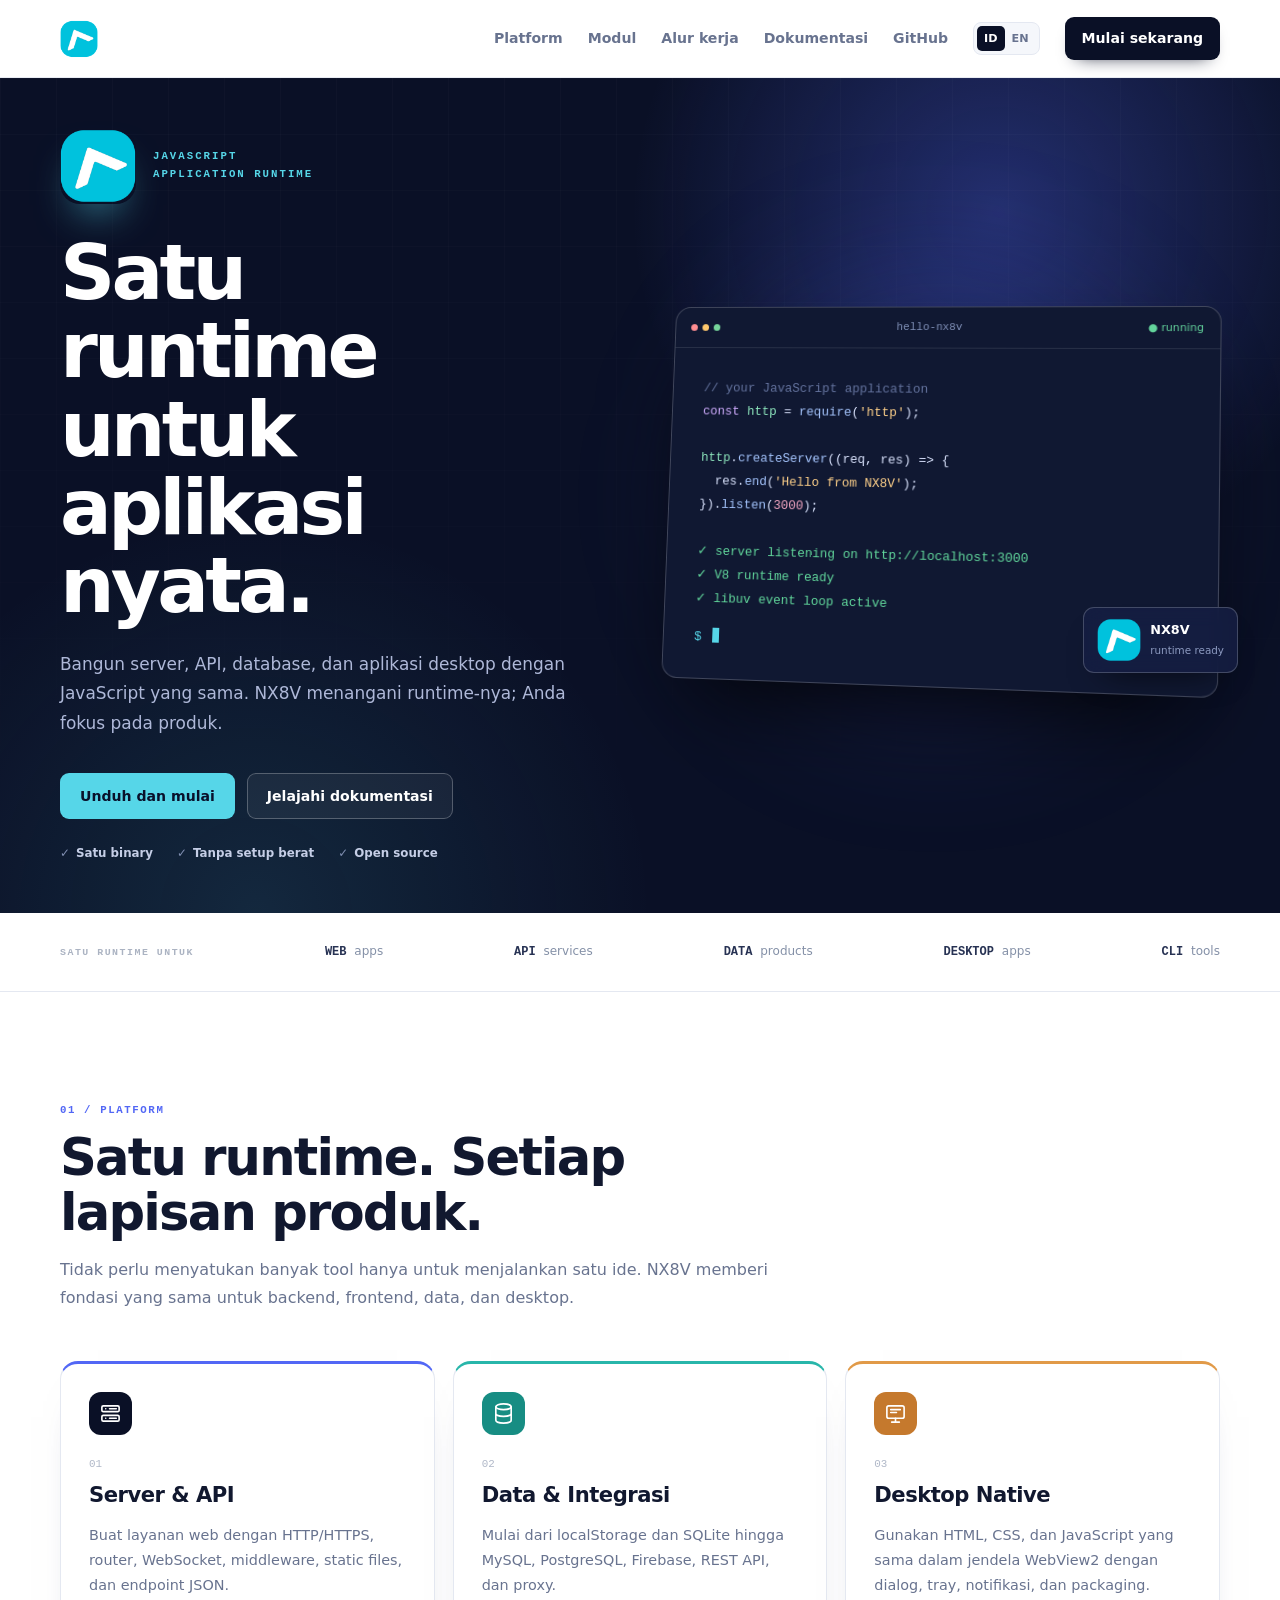
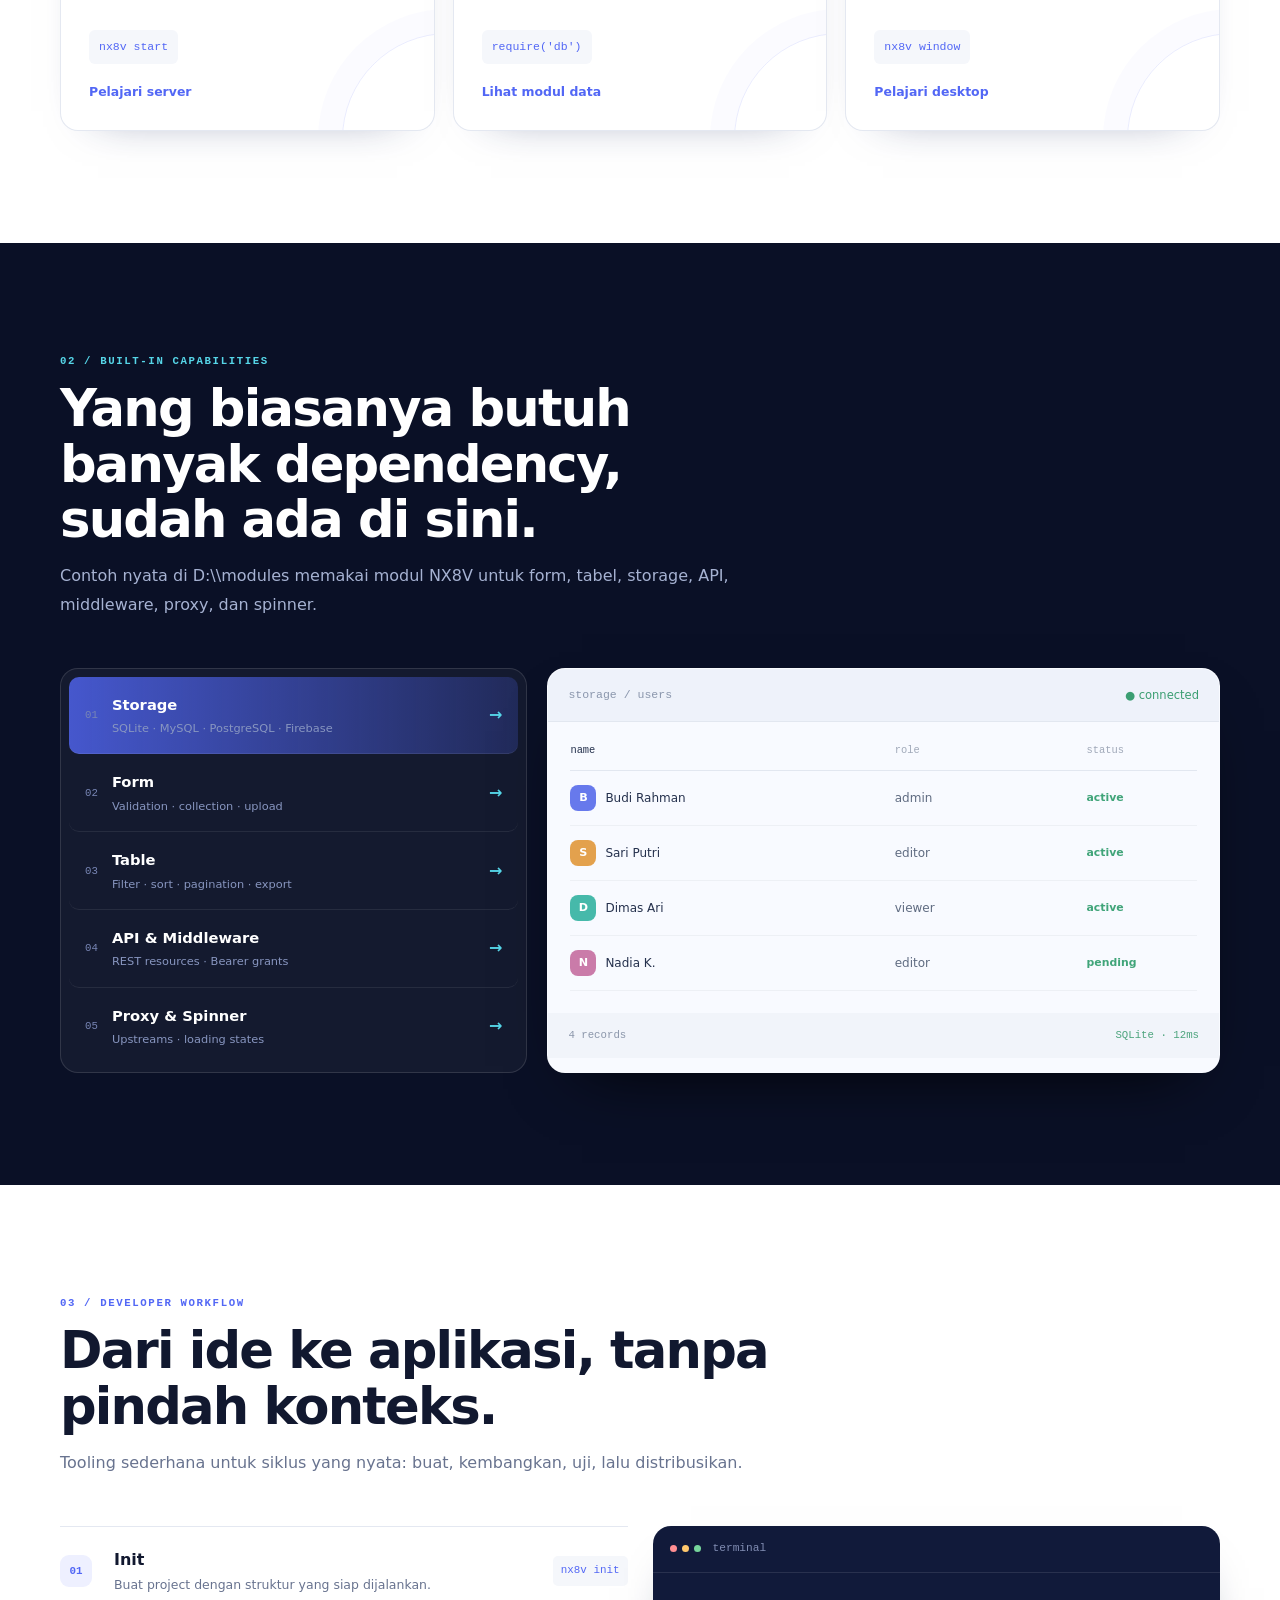
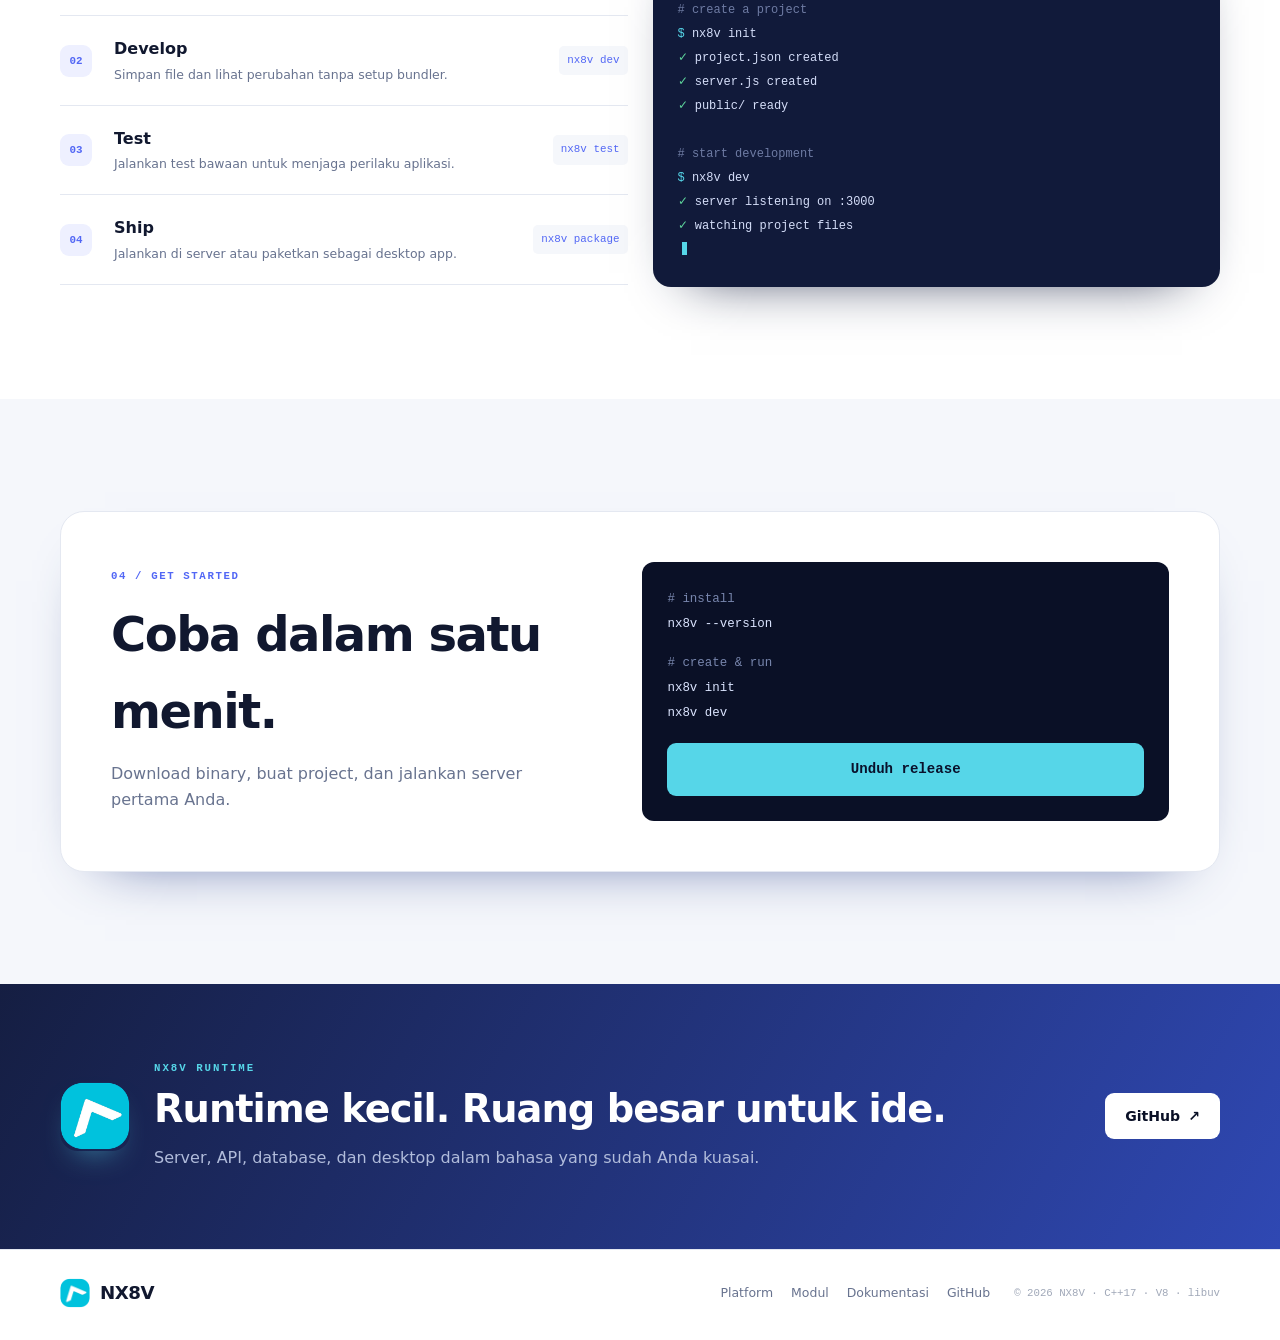
<file: index.html>
<!doctype html>
<html lang="id">
<head>
  <meta charset="utf-8">
  <meta name="viewport" content="width=device-width, initial-scale=1">
  <title>NX8V — Runtime JavaScript untuk Web & Desktop</title>
  <meta name="description" content="NX8V adalah runtime JavaScript mandiri untuk membangun server web, API, aplikasi desktop, dan produk data dalam satu binary.">
  <meta name="theme-color" content="#0a1026">
  <link rel="icon" type="image/png" href="icon.png">
  <link rel="stylesheet" href="style.css">
</head>
<body class="home-page">
  <a class="skip-link" href="#main">Lewati ke konten</a>
  <header class="site-header">
    <div class="wrap header-inner">
      <a class="brand" href="#top" aria-label="NX8V home"><img src="icon.png" alt="NX8V" width="38" height="38"></a>
      <nav class="site-nav" id="siteNav">
        <a href="#platform" data-id="Platform" data-en="Platform">Platform</a>
        <a href="#modules" data-id="Modul" data-en="Modules">Modul</a>
        <a href="#workflow" data-id="Alur kerja" data-en="Workflow">Alur kerja</a>
        <a href="panduan.html" data-id="Dokumentasi" data-en="Docs">Dokumentasi</a>
        <a href="https://github.com/iyanrsaleh/nx8v" target="_blank" rel="noopener">GitHub</a>
        <div class="language"><button data-lang="id" class="active">ID</button><button data-lang="en">EN</button></div>
        <a class="nav-button" href="#start" data-id="Mulai sekarang" data-en="Get started">Mulai sekarang</a>
      </nav>
      <button class="menu-button" id="menuButton" aria-label="Buka menu" aria-expanded="false"><span></span><span></span><span></span></button>
    </div>
  </header>

  <main id="main">
    <section class="hero" id="top">
      <div class="hero-grid glow-grid"></div>
      <div class="wrap hero-layout hero-simple">
        <div class="hero-copy reveal">
          <div class="hero-mark"><img src="icon.png" alt="Logo NX8V" width="76" height="76"><span class="overline">JAVASCRIPT APPLICATION RUNTIME</span></div>
          <h1 data-id="Satu runtime untuk aplikasi nyata." data-en="One runtime for real applications.">Satu runtime untuk aplikasi nyata.</h1>
          <p class="hero-lead" data-id="Bangun server, API, database, dan aplikasi desktop dengan JavaScript yang sama. NX8V menangani runtime-nya; Anda fokus pada produk." data-en="Build servers, APIs, databases, and desktop apps with the same JavaScript. NX8V handles the runtime; you focus on the product.">Bangun server, API, database, dan aplikasi desktop dengan JavaScript yang sama. NX8V menangani runtime-nya; Anda fokus pada produk.</p>
          <div class="hero-actions"><a class="button button-primary" href="https://github.com/iyanrsaleh/nx8v/releases/latest" target="_blank" rel="noopener" data-id="Unduh dan mulai" data-en="Download and start">Unduh dan mulai</a><a class="button button-outline" href="panduan.html" data-id="Jelajahi dokumentasi" data-en="Explore documentation">Jelajahi dokumentasi</a></div>
          <div class="hero-proofline"><span>✓ <b data-id="Satu binary" data-en="One binary">Satu binary</b></span><span>✓ <b data-id="Tanpa setup berat" data-en="No heavy setup">Tanpa setup berat</b></span><span>✓ <b data-id="Open source" data-en="Open source">Open source</b></span></div>
        </div>
        <div class="hero-terminal-wrap reveal reveal-delay">
          <div class="hero-terminal">
            <div class="terminal-head"><span class="traffic"><i></i><i></i><i></i></span><span class="mono">hello-nx8v</span><span class="terminal-live">● running</span></div>
            <div class="terminal-body mono"><div class="terminal-line muted">// your JavaScript application</div><div><span class="purple">const</span> <span class="green">http</span> = <span class="blue">require</span>(<span class="orange">'http'</span>);</div><br><div><span class="green">http</span>.<span class="blue">createServer</span>((req, res) =&gt; {</div><div>&nbsp;&nbsp;res.<span class="blue">end</span>(<span class="orange">'Hello from NX8V'</span>);</div><div>}).<span class="blue">listen</span>(<span class="number">3000</span>);</div><br><div class="terminal-success">✓ server listening on http://localhost:3000</div><div class="terminal-success">✓ V8 runtime ready</div><div class="terminal-success">✓ libuv event loop active</div><div class="terminal-cursor">$ <span></span></div></div>
          </div>
          <div class="hero-logo-float"><img src="icon.png" alt="NX8V" width="44" height="44"><div><b>NX8V</b><small>runtime ready</small></div></div>
        </div>
      </div>
    </section>

    <section class="trust-bar"><div class="wrap trust-inner"><span class="trust-intro" data-id="SATU RUNTIME UNTUK" data-en="ONE RUNTIME FOR">SATU RUNTIME UNTUK</span><span><b>WEB</b> apps</span><span><b>API</b> services</span><span><b>DATA</b> products</span><span><b>DESKTOP</b> apps</span><span><b>CLI</b> tools</span></div></section>

    <section class="section platform-section" id="platform">
      <div class="wrap"><div class="section-heading reveal"><span class="section-kicker">01 / PLATFORM</span><h2 data-id="Satu runtime. Setiap lapisan produk." data-en="One runtime. Every product layer.">Satu runtime. Setiap lapisan produk.</h2><p data-id="Tidak perlu menyatukan banyak tool hanya untuk menjalankan satu ide. NX8V memberi fondasi yang sama untuk backend, frontend, data, dan desktop." data-en="You do not need to stitch together a pile of tools just to run one idea. NX8V gives backend, frontend, data, and desktop the same foundation.">Tidak perlu menyatukan banyak tool hanya untuk menjalankan satu ide. NX8V memberi fondasi yang sama untuk backend, frontend, data, dan desktop.</p></div><div class="platform-grid">
        <article class="platform-card card-server reveal"><div class="card-symbol" aria-hidden="true"><svg viewBox="0 0 24 24"><rect x="3" y="4" width="18" height="6" rx="1.5"></rect><rect x="3" y="14" width="18" height="6" rx="1.5"></rect><path d="M7 7h.01M7 17h.01M11 7h7M11 17h7"></path></svg></div><span class="card-label">01</span><h3 data-id="Server & API" data-en="Server & APIs">Server &amp; API</h3><p data-id="Buat layanan web dengan HTTP/HTTPS, router, WebSocket, middleware, static files, dan endpoint JSON." data-en="Build web services with HTTP/HTTPS, routing, WebSockets, middleware, static files, and JSON endpoints.">Buat layanan web dengan HTTP/HTTPS, router, WebSocket, middleware, static files, dan endpoint JSON.</p><div class="card-code mono">nx8v start</div><a href="panduan.html#s-judul" data-id="Pelajari server" data-en="Explore server">Pelajari server <span>→</span></a></article>
        <article class="platform-card card-data reveal reveal-delay"><div class="card-symbol" aria-hidden="true"><svg viewBox="0 0 24 24"><ellipse cx="12" cy="5" rx="8" ry="3"></ellipse><path d="M4 5v7c0 1.7 3.6 3 8 3s8-1.3 8-3V5M4 12v7c0 1.7 3.6 3 8 3s8-1.3 8-3v-7"></path></svg></div><span class="card-label">02</span><h3 data-id="Data & Integrasi" data-en="Data & Integrations">Data &amp; Integrasi</h3><p data-id="Mulai dari localStorage dan SQLite hingga MySQL, PostgreSQL, Firebase, REST API, dan proxy." data-en="Go from localStorage and SQLite to MySQL, PostgreSQL, Firebase, REST APIs, and proxies.">Mulai dari localStorage dan SQLite hingga MySQL, PostgreSQL, Firebase, REST API, dan proxy.</p><div class="card-code mono">require('db')</div><a href="#modules" data-id="Lihat modul data" data-en="Explore data modules">Lihat modul data <span>→</span></a></article>
        <article class="platform-card card-desktop reveal reveal-delay-2"><div class="card-symbol" aria-hidden="true"><svg viewBox="0 0 24 24"><rect x="3" y="4" width="18" height="13" rx="2"></rect><path d="M8 21h8M12 17v4M7 8h10M7 11h6"></path></svg></div><span class="card-label">03</span><h3 data-id="Desktop Native" data-en="Native Desktop">Desktop Native</h3><p data-id="Gunakan HTML, CSS, dan JavaScript yang sama dalam jendela WebView2 dengan dialog, tray, notifikasi, dan packaging." data-en="Use the same HTML, CSS, and JavaScript in a WebView2 window with dialogs, tray, notifications, and packaging.">Gunakan HTML, CSS, dan JavaScript yang sama dalam jendela WebView2 dengan dialog, tray, notifikasi, dan packaging.</p><div class="card-code mono">nx8v window</div><a href="panduan.html#d-judul" data-id="Pelajari desktop" data-en="Explore desktop">Pelajari desktop <span>→</span></a></article>
      </div></div>
    </section>

    <section class="section modules-section" id="modules"><div class="wrap"><div class="section-heading light reveal"><span class="section-kicker">02 / BUILT-IN CAPABILITIES</span><h2 data-id="Yang biasanya butuh banyak dependency, sudah ada di sini." data-en="What usually takes many dependencies is already here.">Yang biasanya butuh banyak dependency, sudah ada di sini.</h2><p data-id="Contoh nyata di D:\\modules memakai modul NX8V untuk form, tabel, storage, API, middleware, proxy, dan spinner." data-en="The real project in D:\\modules uses NX8V modules for forms, tables, storage, APIs, middleware, proxies, and spinners.">Contoh nyata di <code>D:\modules</code> memakai modul NX8V untuk form, tabel, storage, API, middleware, proxy, dan spinner.</p></div><div class="module-showcase"><div class="module-list reveal"><div class="module-item active"><span>01</span><div><b>Storage</b><small>SQLite · MySQL · PostgreSQL · Firebase</small></div><strong>→</strong></div><div class="module-item"><span>02</span><div><b>Form</b><small>Validation · collection · upload</small></div><strong>→</strong></div><div class="module-item"><span>03</span><div><b>Table</b><small>Filter · sort · pagination · export</small></div><strong>→</strong></div><div class="module-item"><span>04</span><div><b>API &amp; Middleware</b><small>REST resources · Bearer grants</small></div><strong>→</strong></div><div class="module-item"><span>05</span><div><b>Proxy &amp; Spinner</b><small>Upstreams · loading states</small></div><strong>→</strong></div></div><div class="module-preview reveal reveal-delay"><div class="preview-toolbar"><span class="mono">storage / users</span><span class="preview-dot">● connected</span></div><div class="data-table"><div class="table-row table-head"><span>name</span><span>role</span><span>status</span></div><div class="table-row"><span><i class="table-avatar a1">B</i> Budi Rahman</span><span>admin</span><b>active</b></div><div class="table-row"><span><i class="table-avatar a2">S</i> Sari Putri</span><span>editor</span><b>active</b></div><div class="table-row"><span><i class="table-avatar a3">D</i> Dimas Ari</span><span>viewer</span><b>active</b></div><div class="table-row"><span><i class="table-avatar a4">N</i> Nadia K.</span><span>editor</span><b>pending</b></div></div><div class="preview-footer mono">4 records <span>SQLite · 12ms</span></div></div></div></div></section>

    <section class="section workflow-section" id="workflow"><div class="wrap"><div class="section-heading reveal"><span class="section-kicker">03 / DEVELOPER WORKFLOW</span><h2 data-id="Dari ide ke aplikasi, tanpa pindah konteks." data-en="From idea to app, without changing context.">Dari ide ke aplikasi, tanpa pindah konteks.</h2><p data-id="Tooling sederhana untuk siklus yang nyata: buat, kembangkan, uji, lalu distribusikan." data-en="Simple tooling for a real cycle: create, develop, test, then distribute.">Tooling sederhana untuk siklus yang nyata: buat, kembangkan, uji, lalu distribusikan.</p></div><div class="workflow-grid"><div class="workflow-steps reveal"><div class="workflow-step"><span>01</span><div><h3 data-id="Init" data-en="Init">Init</h3><p data-id="Buat project dengan struktur yang siap dijalankan." data-en="Create a project with a ready-to-run structure.">Buat project dengan struktur yang siap dijalankan.</p></div><code>nx8v init</code></div><div class="workflow-step"><span>02</span><div><h3 data-id="Develop" data-en="Develop">Develop</h3><p data-id="Simpan file dan lihat perubahan tanpa setup bundler." data-en="Save files and see changes without bundler setup.">Simpan file dan lihat perubahan tanpa setup bundler.</p></div><code>nx8v dev</code></div><div class="workflow-step"><span>03</span><div><h3 data-id="Test" data-en="Test">Test</h3><p data-id="Jalankan test bawaan untuk menjaga perilaku aplikasi." data-en="Run the built-in test runner to protect application behavior.">Jalankan test bawaan untuk menjaga perilaku aplikasi.</p></div><code>nx8v test</code></div><div class="workflow-step"><span>04</span><div><h3 data-id="Ship" data-en="Ship">Ship</h3><p data-id="Jalankan di server atau paketkan sebagai desktop app." data-en="Run on a server or package it as a desktop app.">Jalankan di server atau paketkan sebagai desktop app.</p></div><code>nx8v package</code></div></div><div class="terminal-panel reveal reveal-delay"><div class="terminal-head"><span class="traffic"><i></i><i></i><i></i></span><span class="mono">terminal</span></div><pre class="mono"><span class="t-muted"># create a project</span>
<span class="t-prompt">$</span> nx8v init
<span class="t-ok">✓</span> project.json created
<span class="t-ok">✓</span> server.js created
<span class="t-ok">✓</span> public/ ready

<span class="t-muted"># start development</span>
<span class="t-prompt">$</span> nx8v dev
<span class="t-ok">✓</span> server listening on :3000
<span class="t-ok">✓</span> watching project files
<span class="cursor"></span></pre></div></div></div></section>

    <section class="section start-section" id="start"><div class="wrap start-box reveal"><div><span class="section-kicker">04 / GET STARTED</span><h2 data-id="Coba dalam satu menit." data-en="Try it in one minute.">Coba dalam satu menit.</h2><p data-id="Download binary, buat project, dan jalankan server pertama Anda." data-en="Download the binary, create a project, and run your first server.">Download binary, buat project, dan jalankan server pertama Anda.</p></div><div class="start-code mono"><div><span class="comment"># install</span><br>nx8v --version</div><div><span class="comment"># create &amp; run</span><br>nx8v init<br>nx8v dev</div><a href="https://github.com/iyanrsaleh/nx8v/releases/latest" target="_blank" rel="noopener" class="button button-primary" data-id="Unduh release" data-en="Download release">Unduh release</a></div></div></section>

    <section class="final-cta"><div class="wrap final-inner"><img src="icon.png" alt="NX8V" width="70" height="70"><div><span class="overline">NX8V RUNTIME</span><h2 data-id="Runtime kecil. Ruang besar untuk ide." data-en="Small runtime. Big room for ideas.">Runtime kecil. Ruang besar untuk ide.</h2><p data-id="Server, API, database, dan desktop dalam bahasa yang sudah Anda kuasai." data-en="Server, APIs, databases, and desktop in the language you already know.">Server, API, database, dan desktop dalam bahasa yang sudah Anda kuasai.</p></div><a class="button button-light" href="https://github.com/iyanrsaleh/nx8v" target="_blank" rel="noopener">GitHub <span>↗</span></a></div></section>
  </main>

  <footer class="site-footer"><div class="wrap footer-inner"><a class="brand" href="#top"><img src="icon.png" alt="NX8V" width="30" height="30"><span>NX8V</span></a><div class="footer-links"><a href="#platform">Platform</a><a href="#modules">Modul</a><a href="panduan.html">Dokumentasi</a><a href="https://github.com/iyanrsaleh/nx8v" target="_blank" rel="noopener">GitHub</a></div><span class="footer-copy">© 2026 NX8V · C++17 · V8 · libuv</span></div></footer>
  <script src="index.js" defer></script>
</body>
</html>
</file>
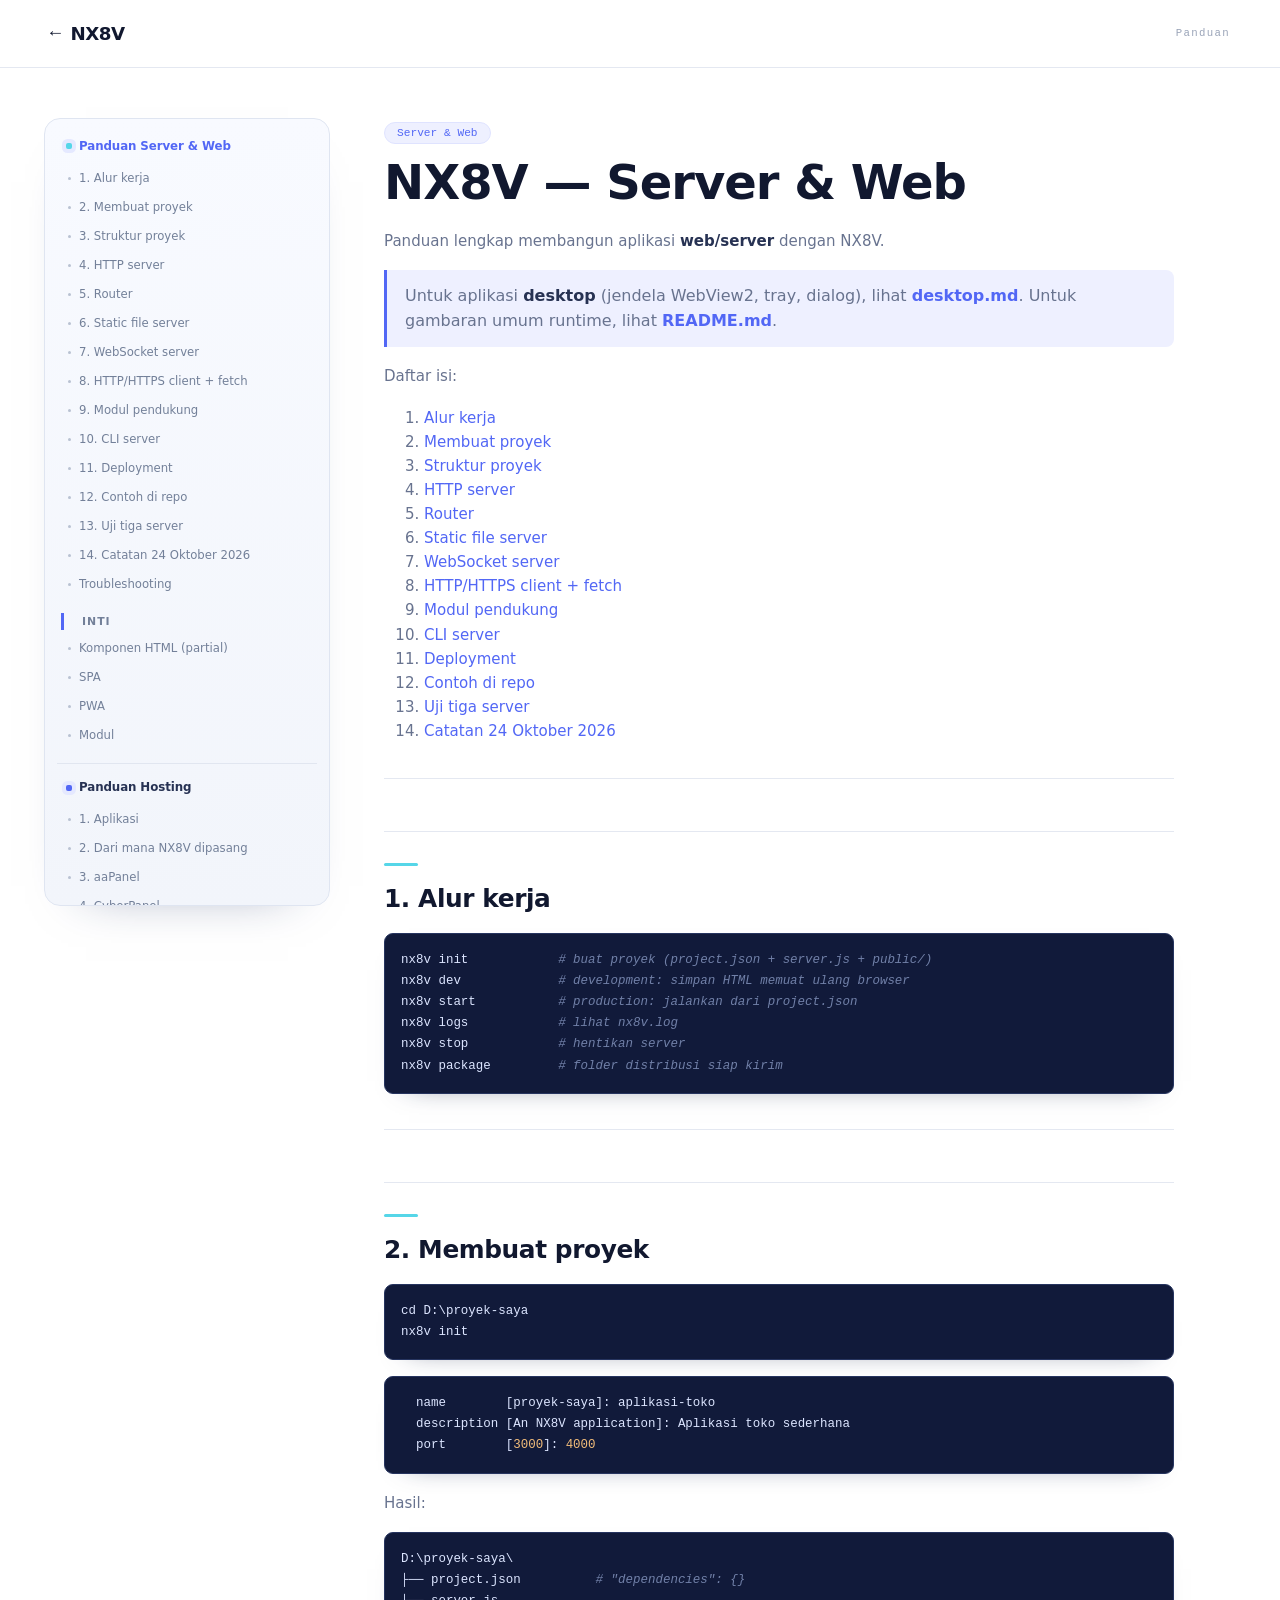
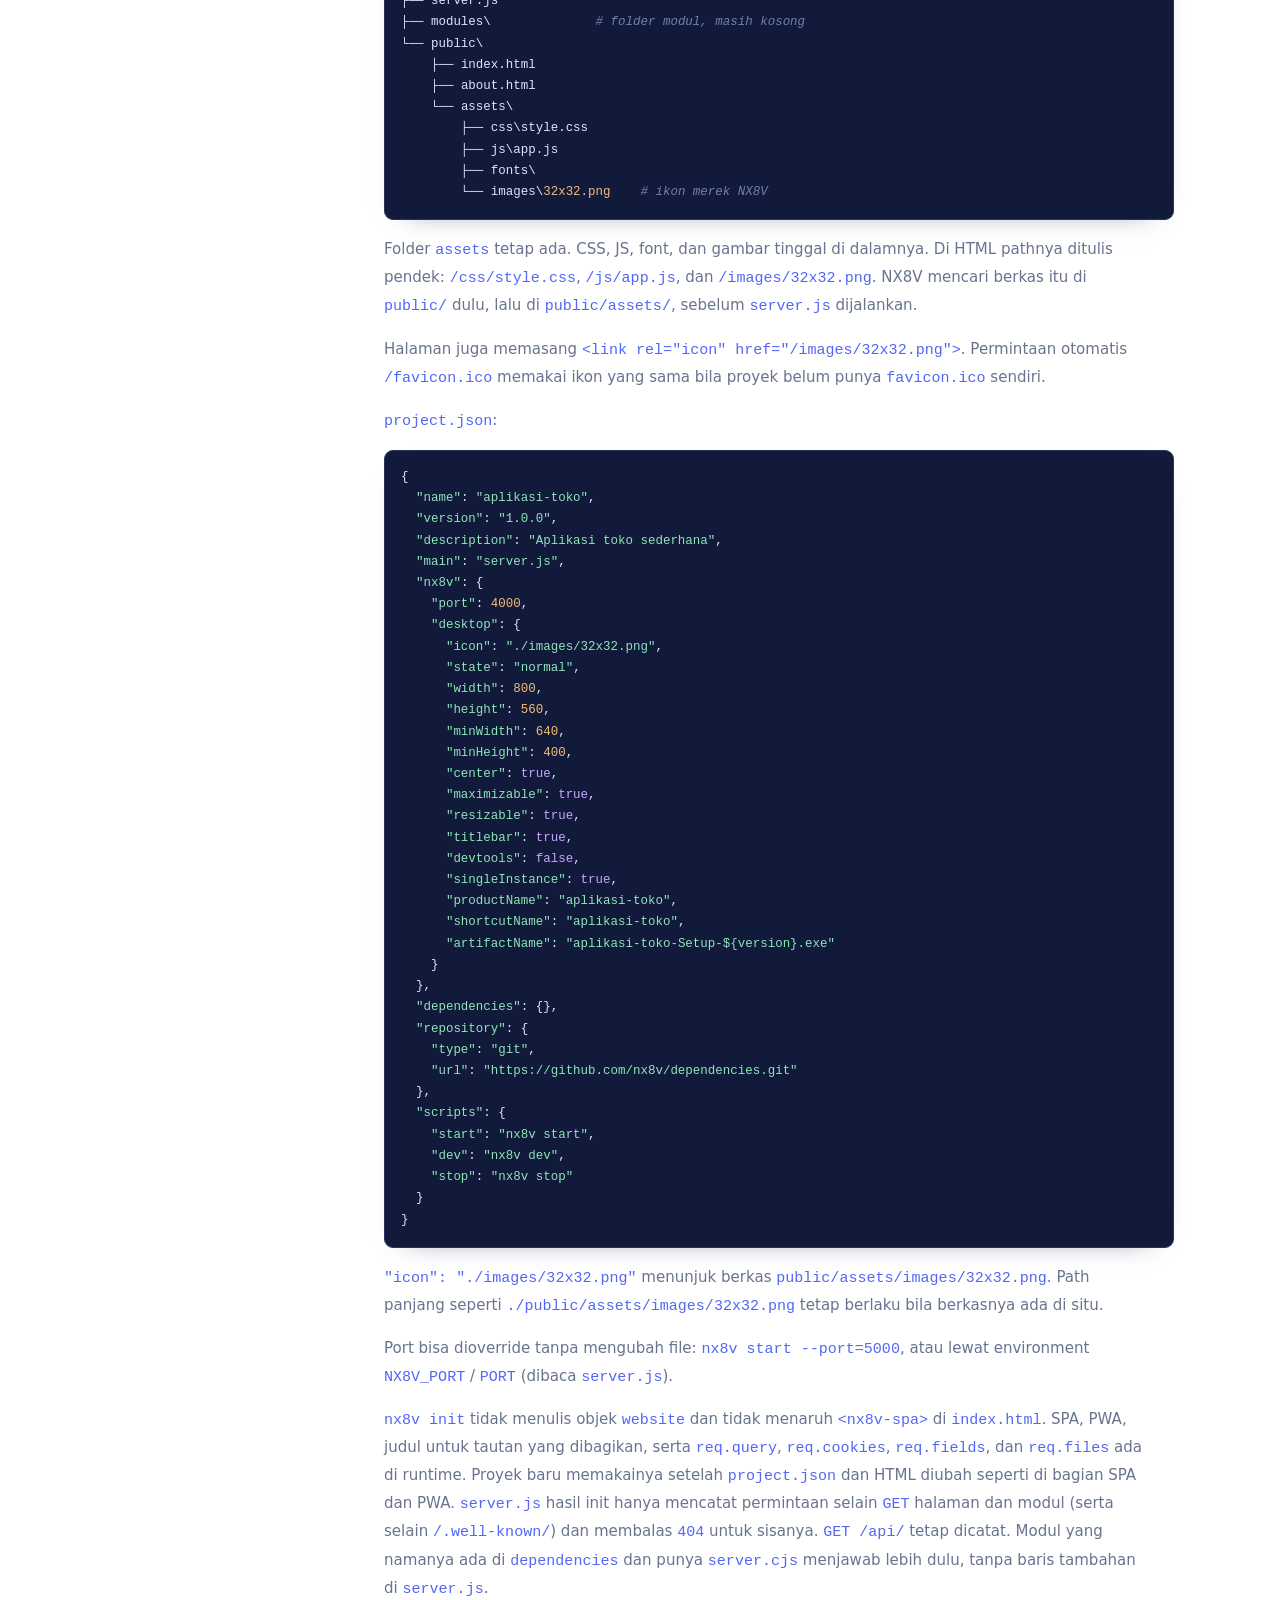
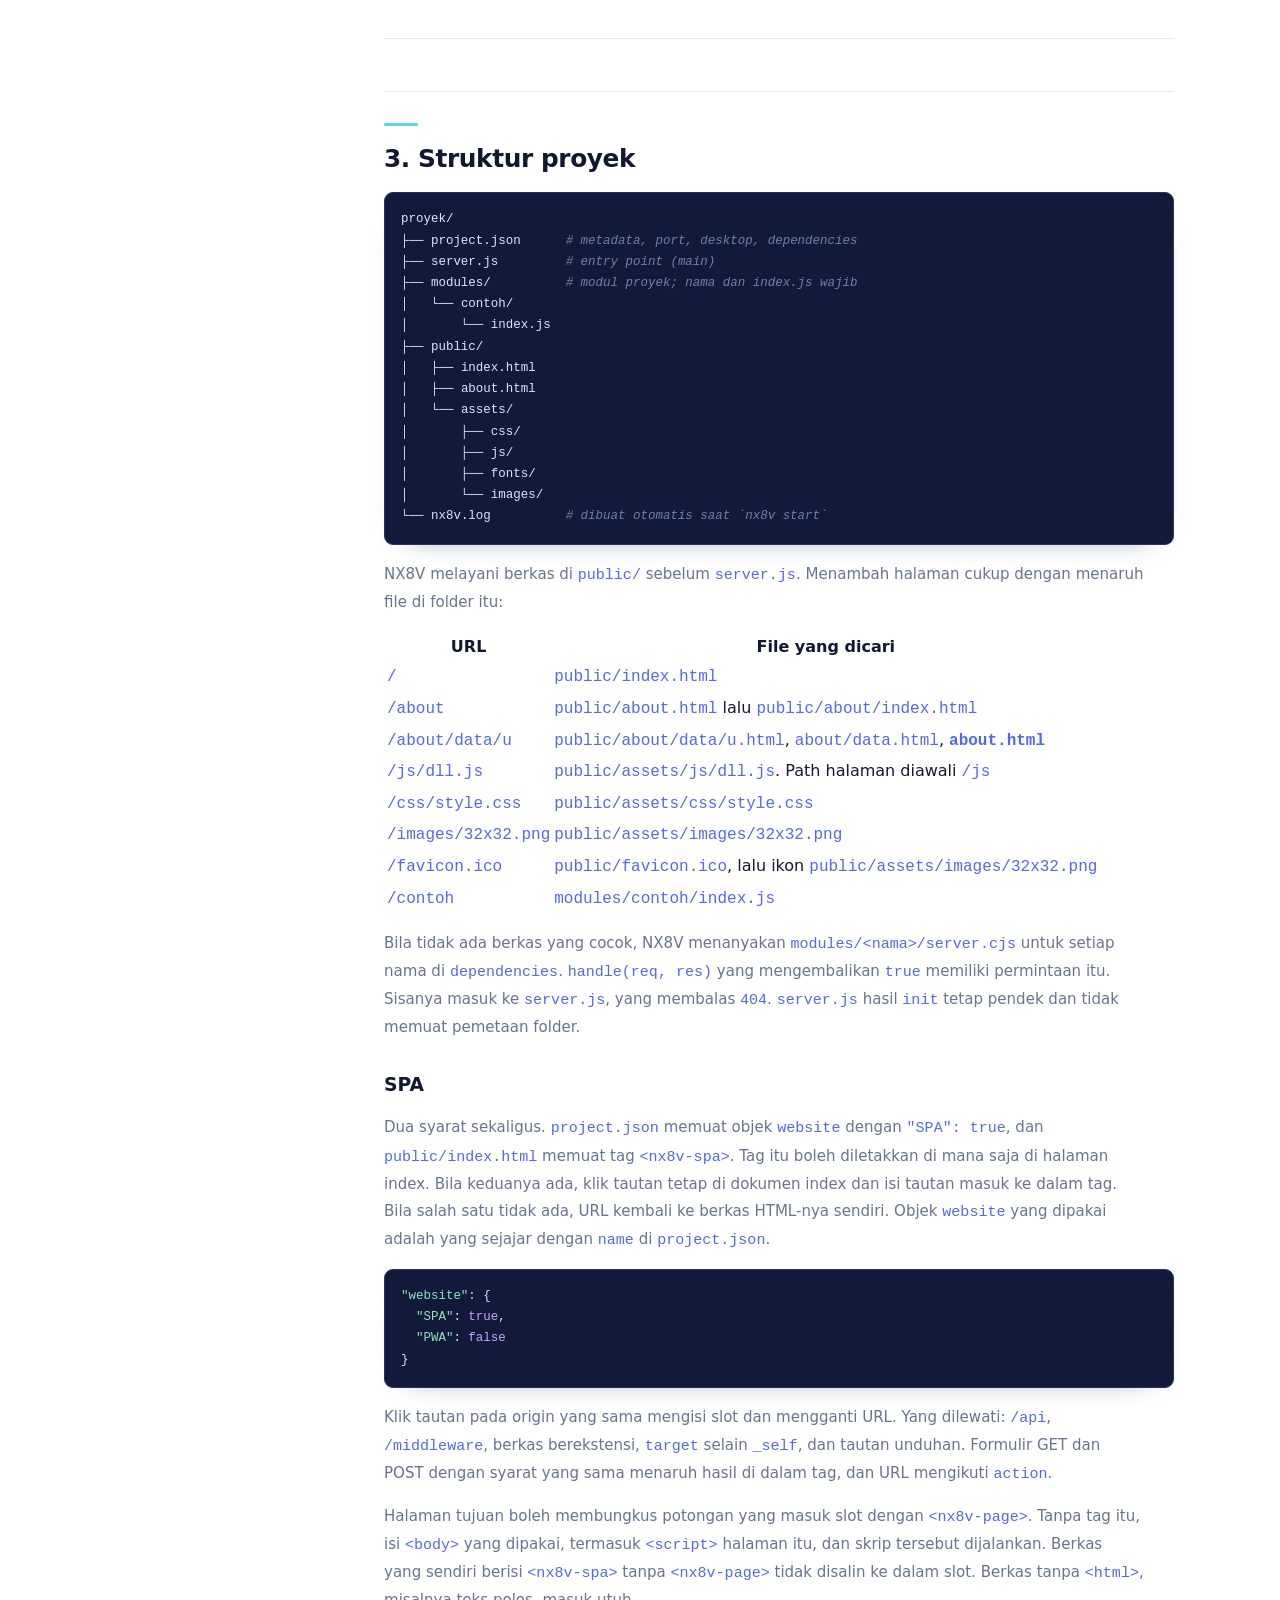
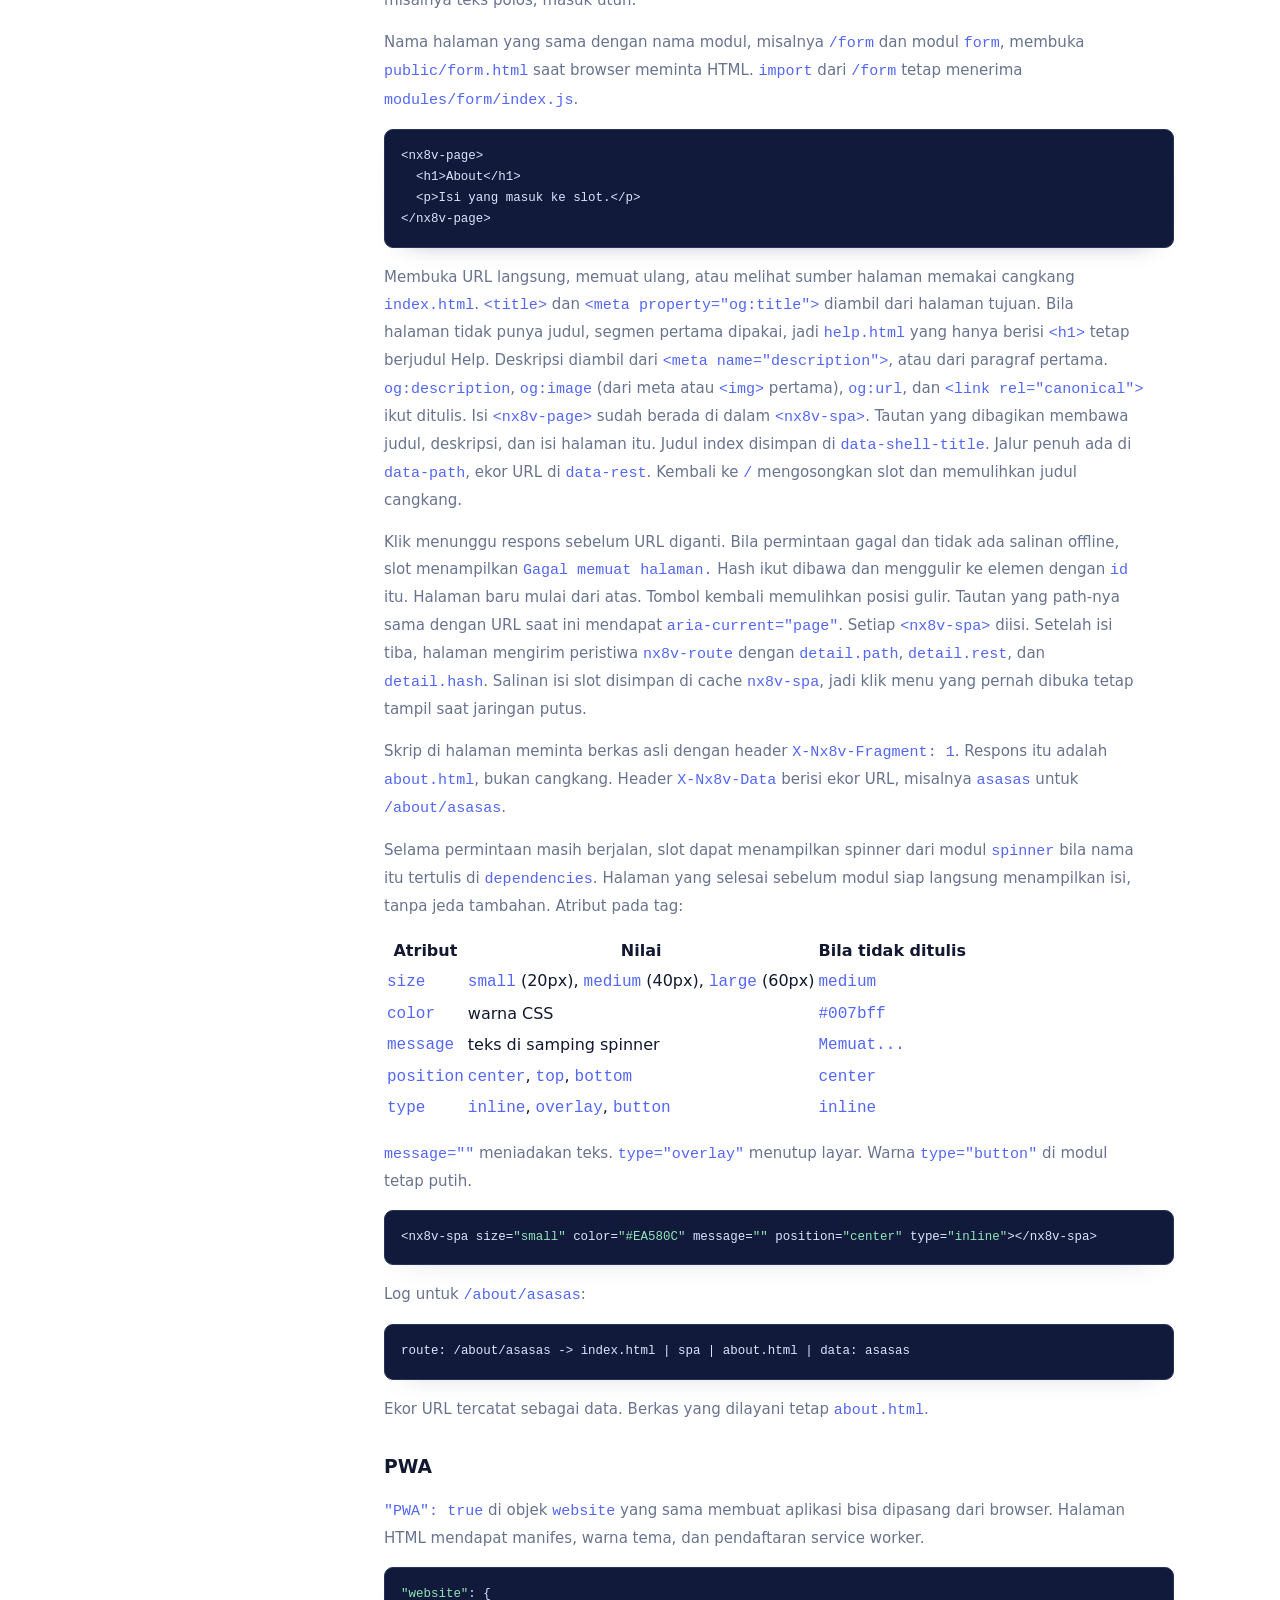
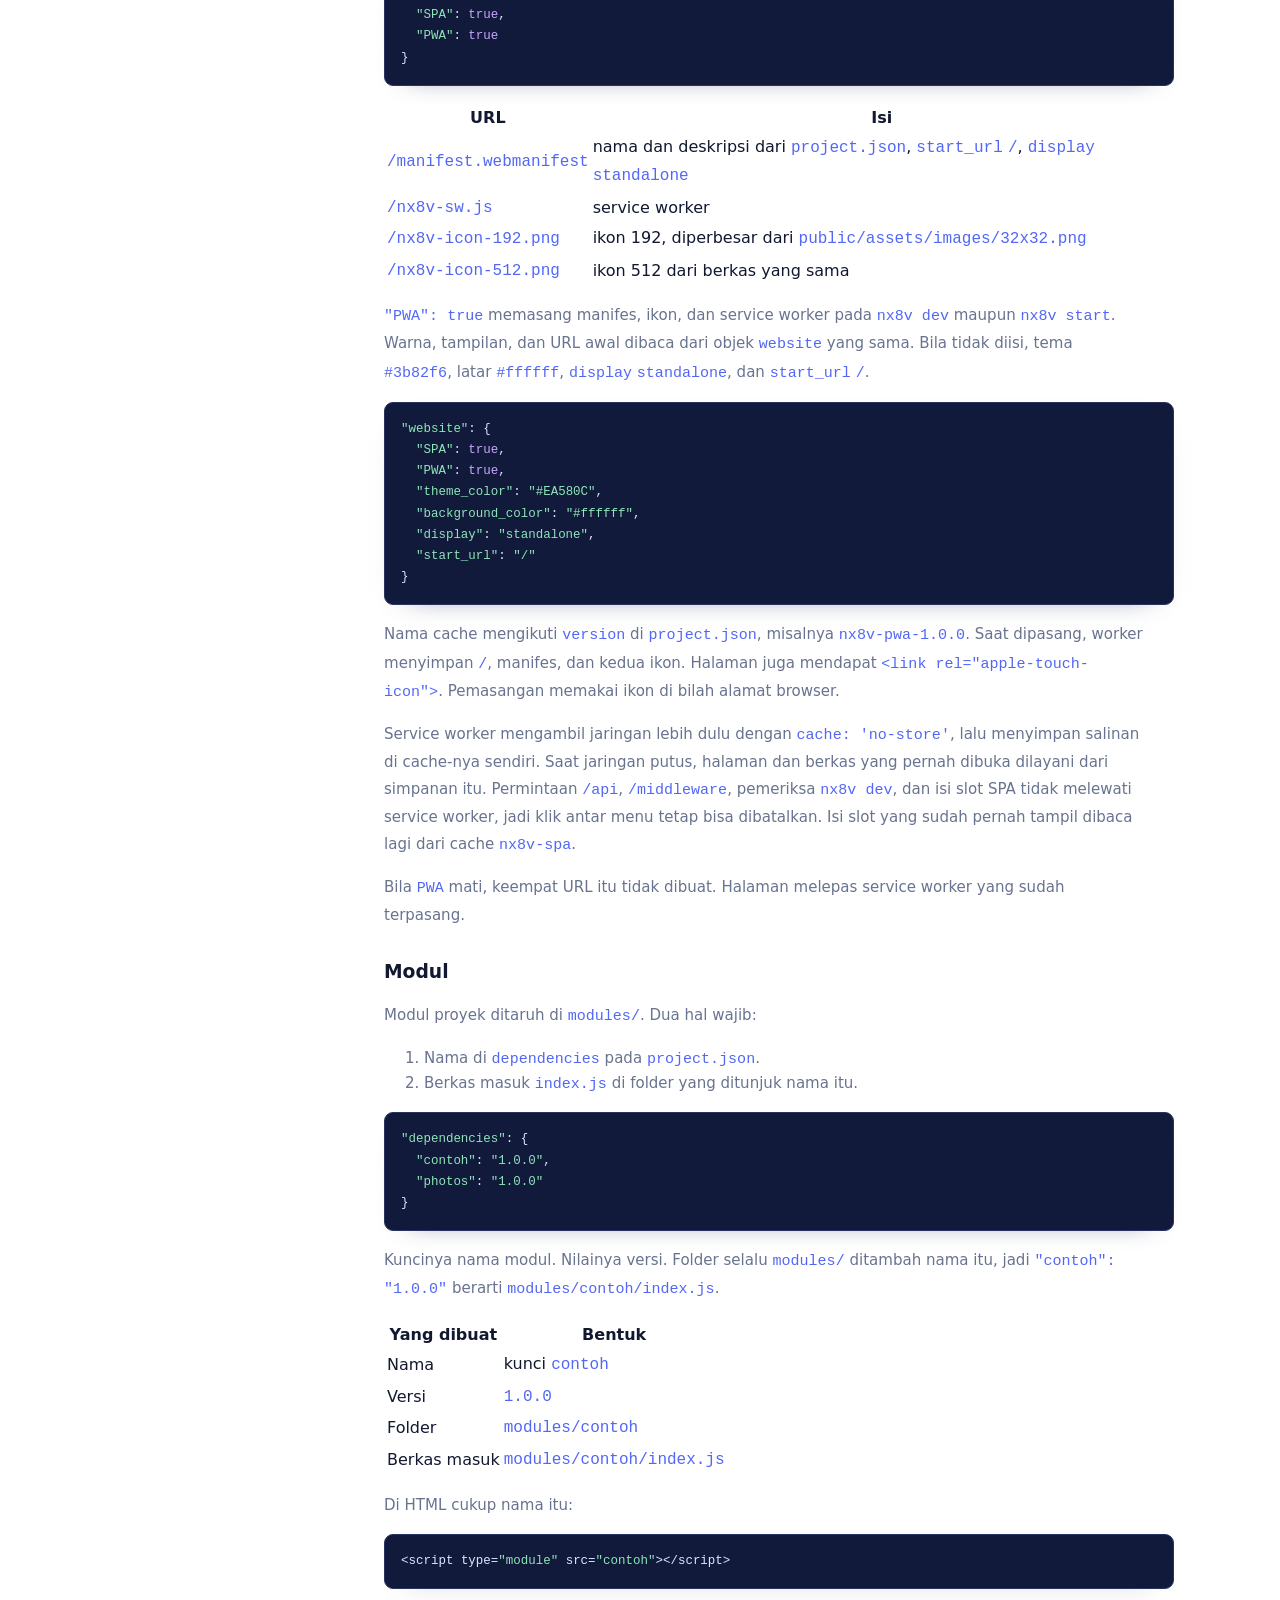
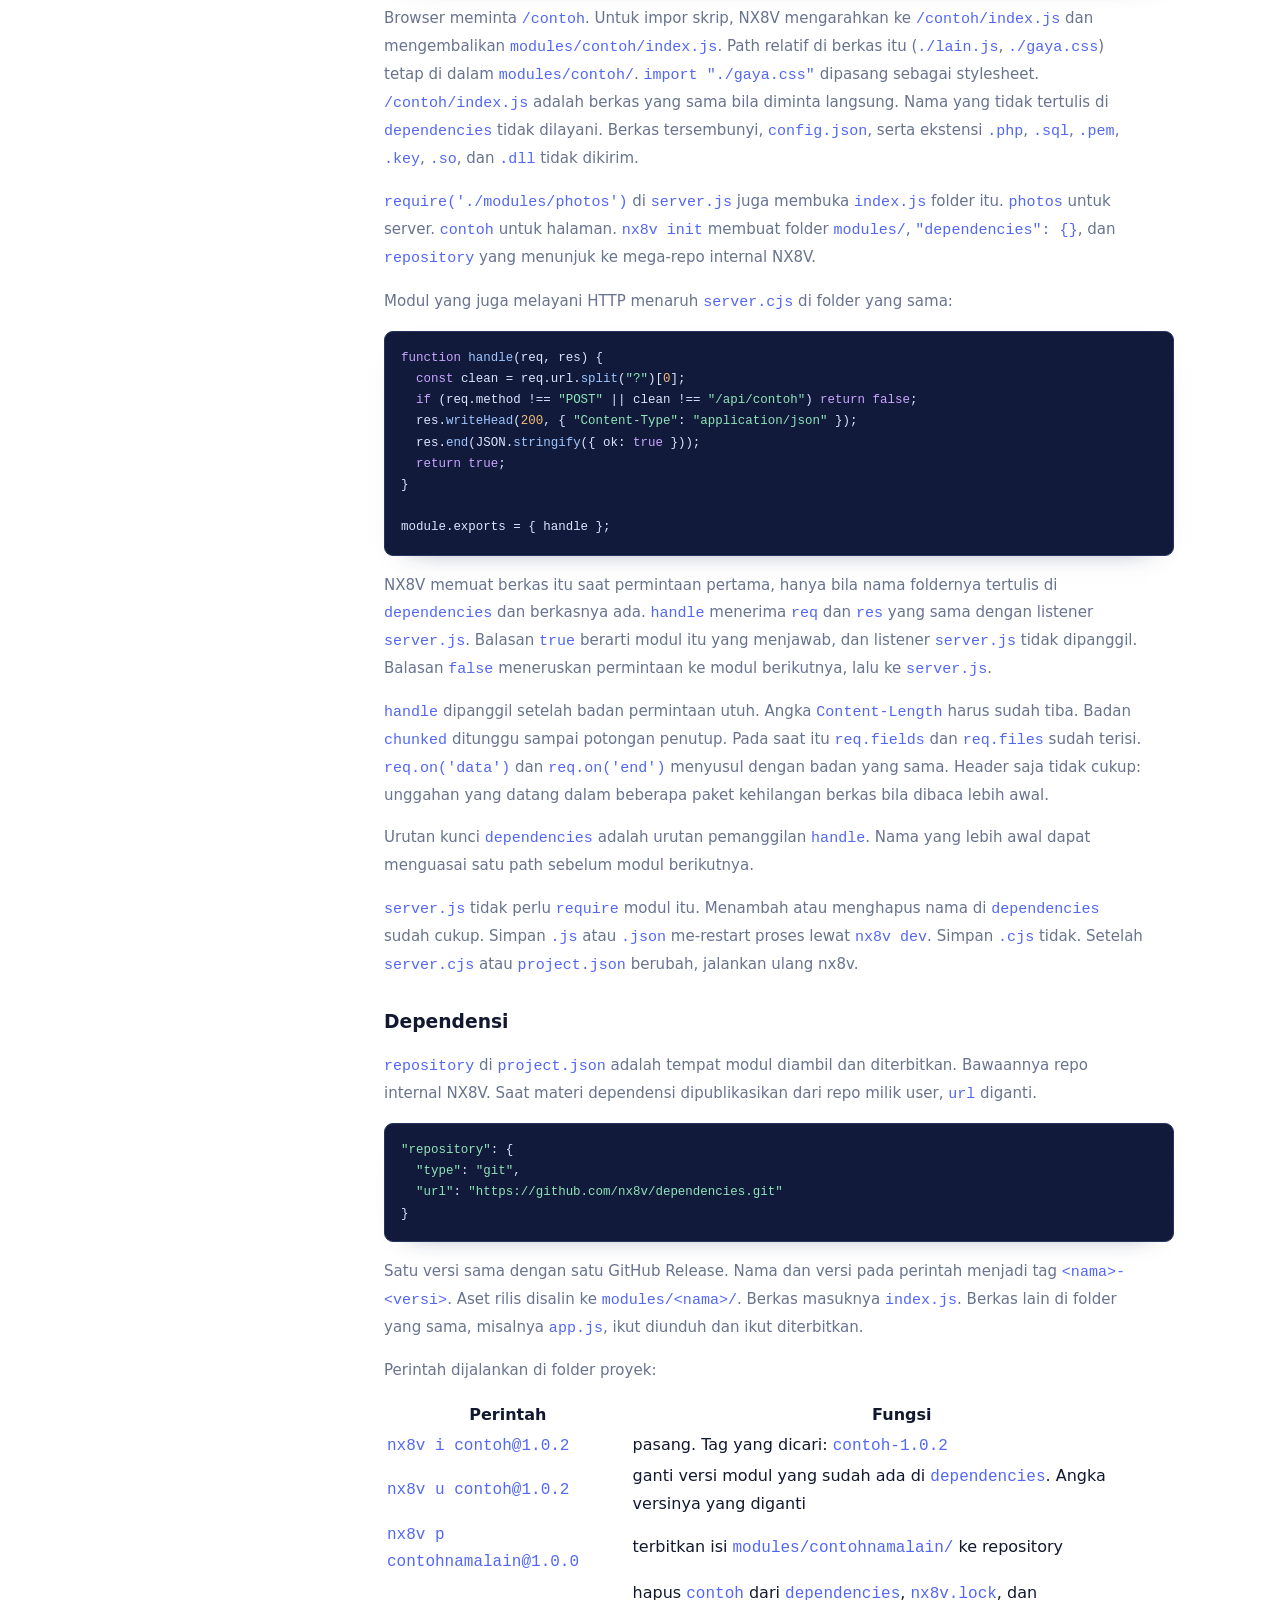
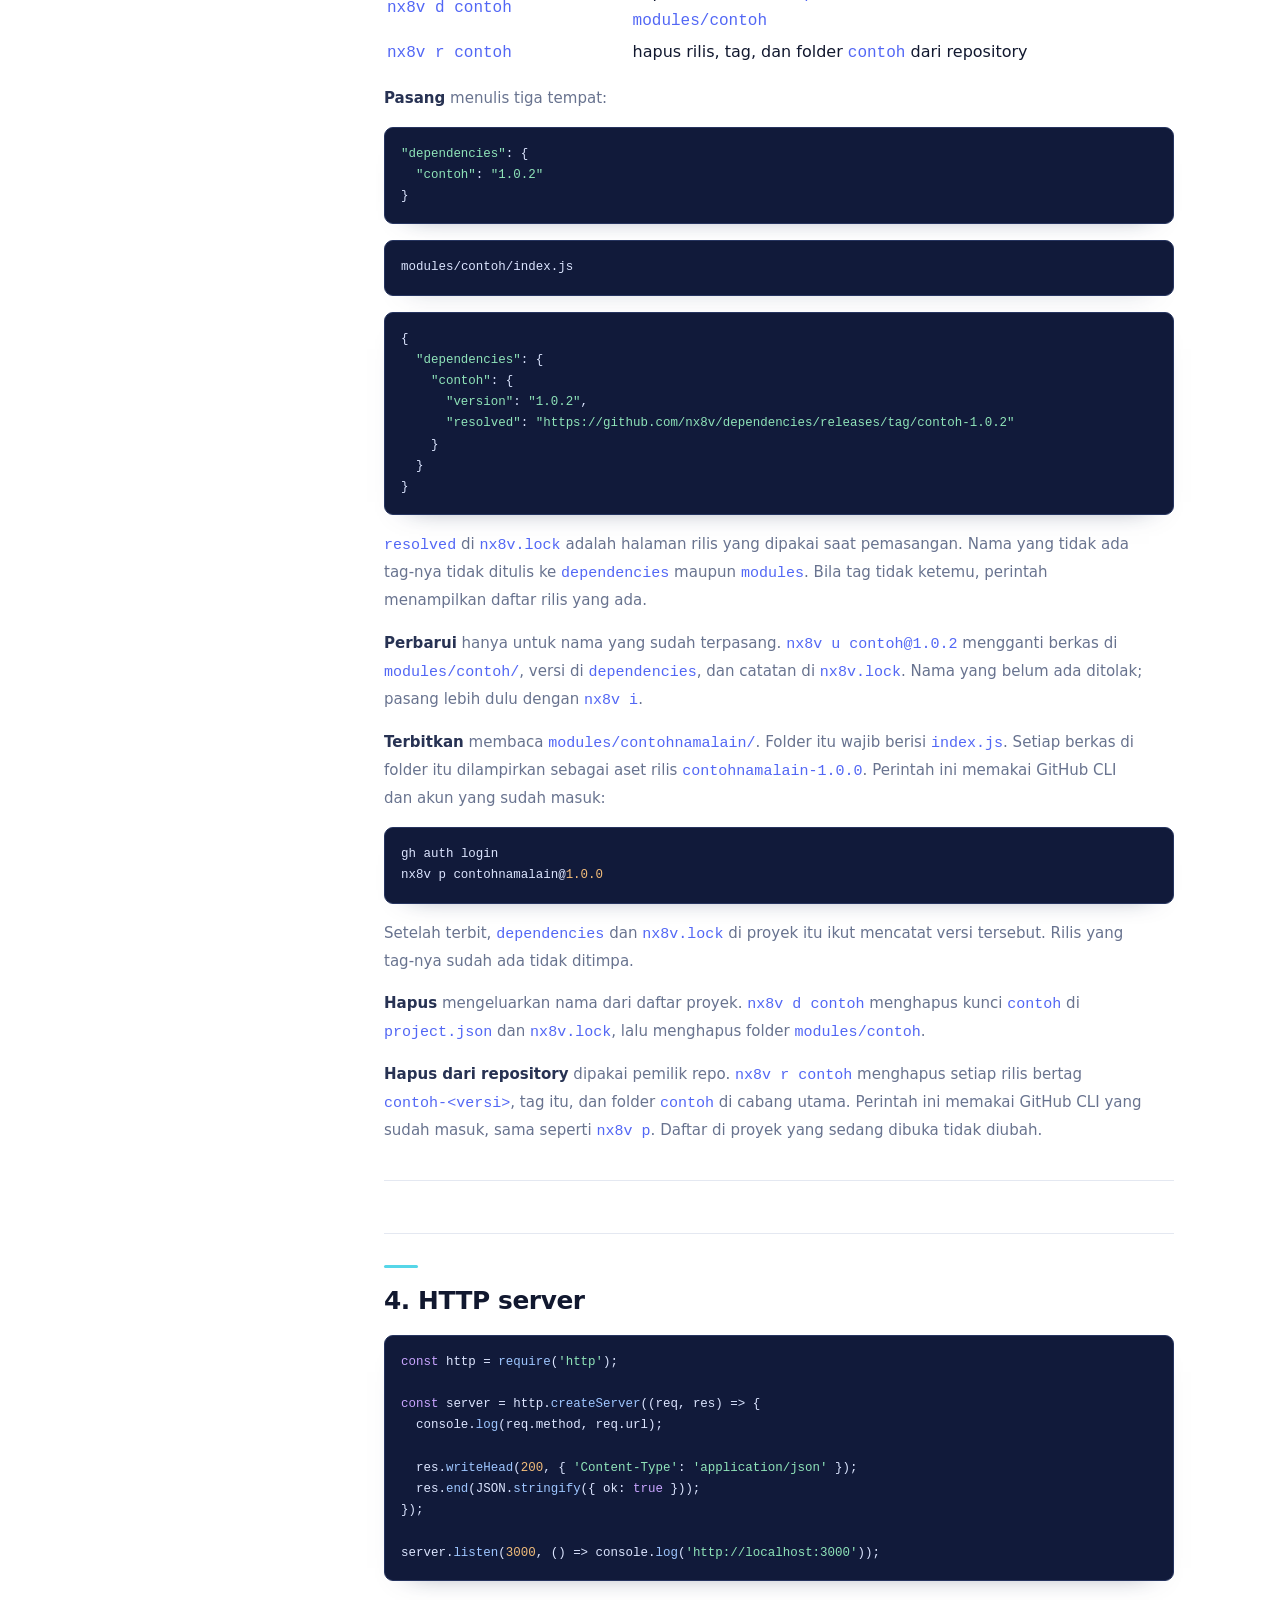
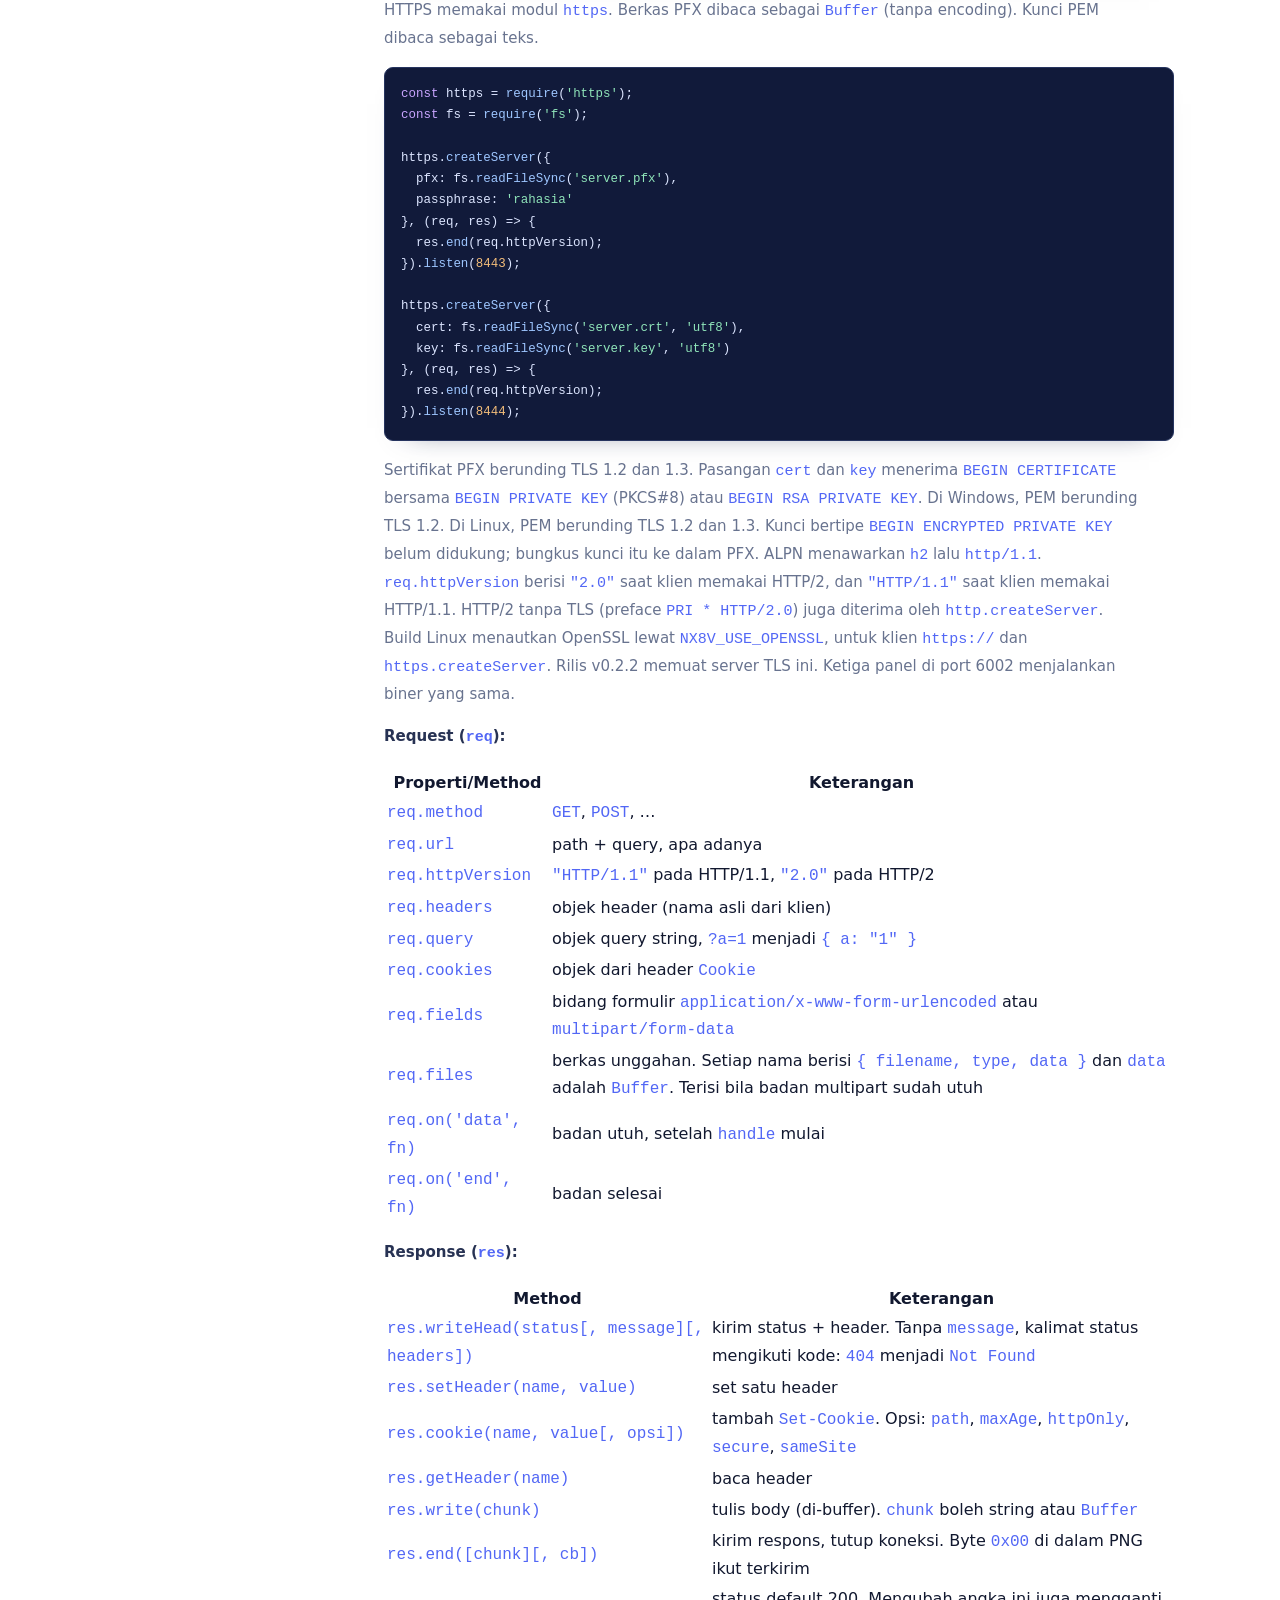
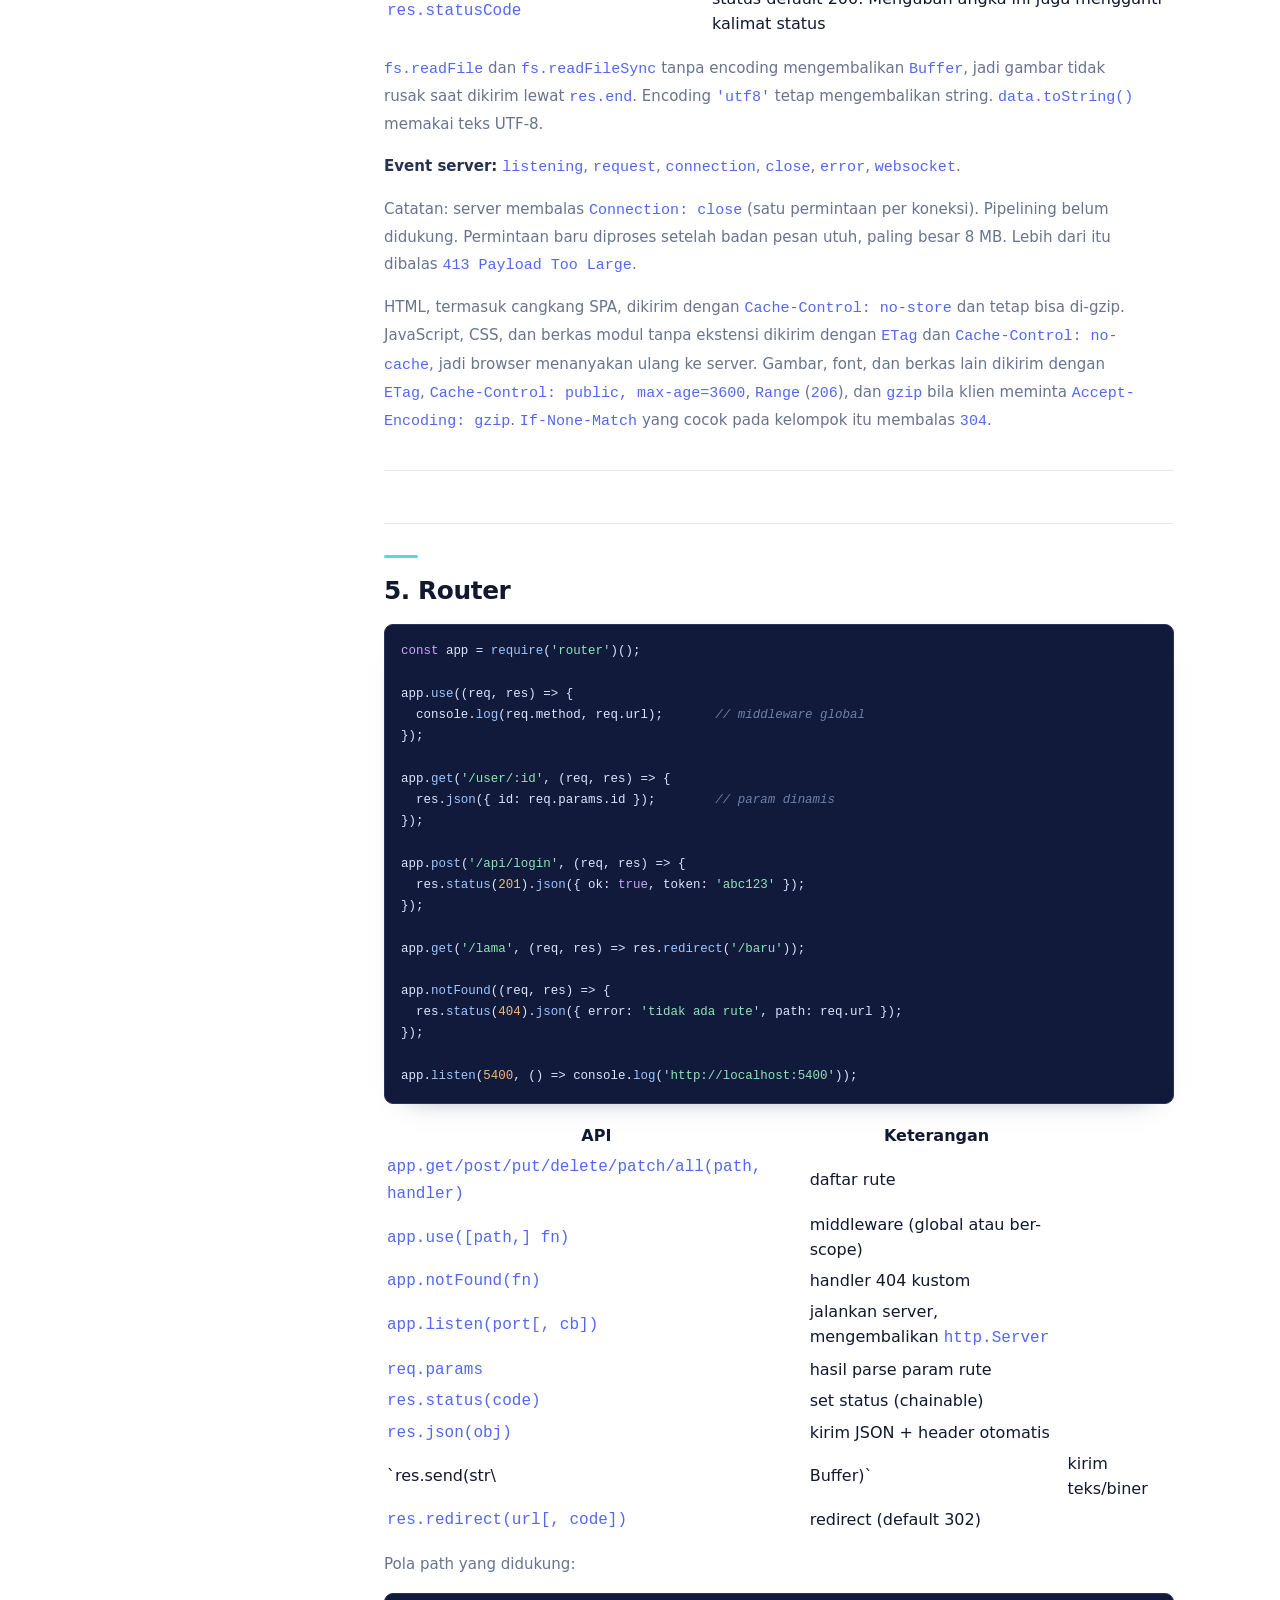
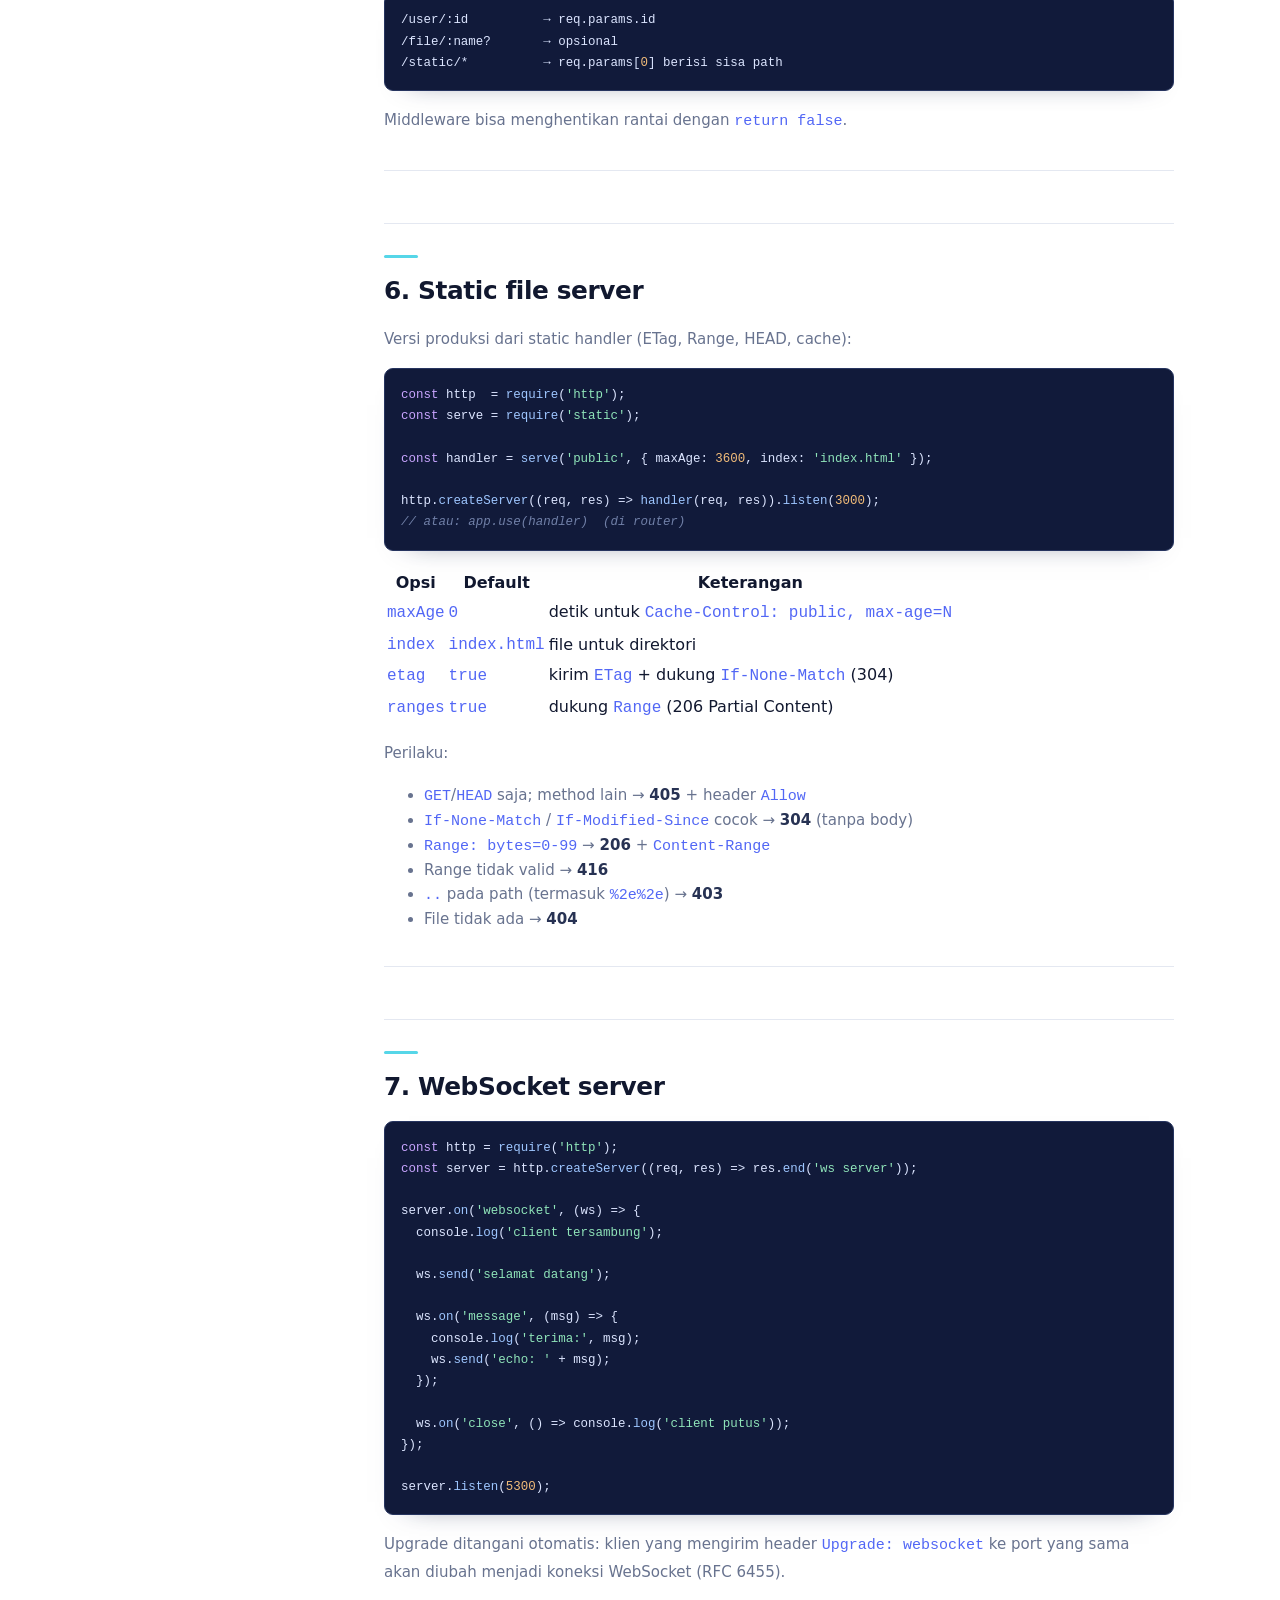
<file: panduan.html>
<!doctype html>
<html lang="id">
<head>
  <meta charset="utf-8" />
  <meta name="viewport" content="width=device-width, initial-scale=1" />
  <title>Panduan NX8V — Server &amp; Desktop</title>
  <meta name="description" content="Panduan lengkap NX8V: server/web dan desktop (WebView2), modul, CLI, test, dan packaging." />
  <meta name="theme-color" content="#ffffff" />
  <link rel="icon" type="image/png" href="icon.png" />
  <link rel="stylesheet" href="style.css" />
</head>
<body class="doc-page">
  <header class="doc-nav">
    <a class="brand" href="index.html"><span class="mono">&larr;</span> NX8V</a>
    <span class="doc-crumb mono">Panduan</span>
  </header>
  <div class="doc-layout">
    <aside class="toc" aria-label="Daftar isi">
<div class="toc-group"><a class="toc-top" href="#s-judul">Panduan Server &amp; Web</a><ul><li><a href="#s-1-alur-kerja">1. Alur kerja</a></li><li><a href="#s-2-membuat-proyek">2. Membuat proyek</a></li><li><a href="#s-3-struktur-proyek">3. Struktur proyek</a></li><li><a href="#s-4-http-server">4. HTTP server</a></li><li><a href="#s-5-router">5. Router</a></li><li><a href="#s-6-static-file-server">6. Static file server</a></li><li><a href="#s-7-websocket-server">7. WebSocket server</a></li><li><a href="#s-8-httphttps-client-fetch">8. HTTP/HTTPS client + fetch</a></li><li><a href="#s-9-modul-pendukung">9. Modul pendukung</a></li><li><a href="#s-10-cli-server">10. CLI server</a></li><li><a href="#s-11-deployment">11. Deployment</a></li><li><a href="#s-12-contoh-di-repo">12. Contoh di repo</a></li><li><a href="#s-13-uji-tiga-server">13. Uji tiga server</a></li><li><a href="#s-14-catatan-24-oktober-2026">14. Catatan 24 Oktober 2026</a></li><li><a href="#s-troubleshooting">Troubleshooting</a></li><li class="toc-hr"><strong>Inti</strong></li><li><a href="#s-komponen-html-partial">Komponen HTML (partial)</a></li><li><a href="#s-spa">SPA</a></li><li><a href="#s-pwa">PWA</a></li><li><a href="#s-modul">Modul</a></li></ul></div>
<div class="toc-group"><a class="toc-top" href="#h-judul">Panduan Hosting</a><ul><li><a href="#h-1-aplikasi">1. Aplikasi</a></li><li><a href="#h-2-dari-mana-nx8v-dipasang">2. Dari mana NX8V dipasang</a></li><li><a href="#h-3-aapanel">3. aaPanel</a></li><li><a href="#h-4-cyberpanel">4. CyberPanel</a></li><li><a href="#h-5-apache">5. Apache</a></li><li><a href="#h-6-cek">6. Cek</a></li><li><a href="#h-7-bila-gagal">7. Bila gagal</a></li></ul></div>
<div class="toc-group"><a class="toc-top" href="#d-judul">Panduan Desktop</a><ul><li><a href="#d-1-cara-kerja">1. Cara kerja</a></li><li><a href="#d-2-menjalankan">2. Menjalankan</a></li><li><a href="#d-3-bridge-windownx8v">3. Bridge window.nx8v</a></li><li><a href="#d-4-dialog-native">4. Dialog native</a></li><li><a href="#d-5-tray-menu">5. Tray & menu</a></li><li><a href="#d-6-notifikasi">6. Notifikasi</a></li><li><a href="#d-7-multi-window">7. Multi-window</a></li><li><a href="#d-8-packaging">8. Packaging</a></li><li><a href="#d-9-detail-teknis">9. Detail teknis</a></li><li><a href="#d-10-prasyarat-troubleshooting">10. Prasyarat & troubleshooting</a></li><li><a href="#d-contoh-di-repo">Contoh di repo</a></li><li><a href="#d-pembungkusan">Pembungkusan</a></li></ul></div>
<div class="toc-group"><a class="toc-top" href="#k-judul">Keamanan</a><ul><li><a href="#k-1-permukaan-serang-apa-yang-terbuka-ke-luar">1. Permukaan serang (apa yang terbuka ke luar)</a></li><li><a href="#k-2-lapisan-bersama-yang-wajib-dantau">2. Lapisan bersama yang wajib dantau</a></li><li><a href="#k-3-pemetaan-batch-cve-nodejs-21-okt-2026-10-cve">3. Pemetaan batch CVE Node.js 21 Okt 2026 (10 CVE)</a></li><li><a href="#k-4-pengerasan-terencana-urut-prioritas">4. Pengerasan terencana (urut prioritas)</a></li><li><a href="#k-5-disklaimer">5. Disklaimer</a></li></ul></div>
    </aside>
    <main class="doc-main article">
<section class="doc-part" id="s" data-part><div class="doc-ribbon mono">Server &amp; Web</div><h1 id="s-judul">NX8V — Server &amp; Web</h1>
<p>Panduan lengkap membangun aplikasi <strong>web/server</strong> dengan NX8V.</p>
<blockquote>Untuk aplikasi <strong>desktop</strong> (jendela WebView2, tray, dialog), lihat <strong><a href="https://github.com/nx8v/web/blob/main/desktop.md">desktop.md</a></strong>. Untuk gambaran umum runtime, lihat <strong><a href="https://github.com/nx8v/web/blob/main/README.md">README.md</a></strong>.</blockquote>
<p>Daftar isi:</p>
<ul>
</ul>
<ol>
<li><a href="#1-alur-kerja">Alur kerja</a></li>
<li><a href="#2-membuat-proyek">Membuat proyek</a></li>
<li><a href="#3-struktur-proyek">Struktur proyek</a></li>
<li><a href="#4-http-server">HTTP server</a></li>
<li><a href="#5-router">Router</a></li>
<li><a href="#6-static-file-server">Static file server</a></li>
<li><a href="#7-websocket-server">WebSocket server</a></li>
<li><a href="#8-httphttps-client--fetch">HTTP/HTTPS client + fetch</a></li>
<li><a href="#9-modul-pendukung">Modul pendukung</a></li>
<li><a href="#10-cli-server">CLI server</a></li>
<li><a href="#11-deployment">Deployment</a></li>
<li><a href="#12-contoh-di-repo">Contoh di repo</a></li>
<li><a href="#13-uji-tiga-server">Uji tiga server</a></li>
<li><a href="#14-catatan-24-oktober-2026">Catatan 24 Oktober 2026</a></li>
</ol>
<hr />
<h2 id="s-1-alur-kerja">1. Alur kerja</h2>
<pre class="doc-code mono"><code>nx8v init            # buat proyek (project.json + server.js + public/)
nx8v dev             # development: simpan HTML memuat ulang browser
nx8v start           # production: jalankan dari project.json
nx8v logs            # lihat nx8v.log
nx8v stop            # hentikan server
nx8v package         # folder distribusi siap kirim</code></pre>
<hr />
<h2 id="s-2-membuat-proyek">2. Membuat proyek</h2>
<pre class="doc-code mono"><code>cd D:\proyek-saya
nx8v init</code></pre>
<pre class="doc-code mono"><code>  name        [proyek-saya]: aplikasi-toko
  description [An NX8V application]: Aplikasi toko sederhana
  port        [3000]: 4000</code></pre>
<p>Hasil:</p>
<pre class="doc-code mono"><code>D:\proyek-saya\
├── project.json          # "dependencies": {}
├── server.js
├── modules\              # folder modul, masih kosong
└── public\
    ├── index.html
    ├── about.html
    └── assets\
        ├── css\style.css
        ├── js\app.js
        ├── fonts\
        └── images\32x32.png    # ikon merek NX8V</code></pre>
<p>Folder <code>assets</code> tetap ada. CSS, JS, font, dan gambar tinggal di dalamnya. Di HTML pathnya ditulis pendek: <code>/css/style.css</code>, <code>/js/app.js</code>, dan <code>/images/32x32.png</code>. NX8V mencari berkas itu di <code>public/</code> dulu, lalu di <code>public/assets/</code>, sebelum <code>server.js</code> dijalankan.</p>
<p>Halaman juga memasang <code>&lt;link rel="icon" href="/images/32x32.png"&gt;</code>. Permintaan otomatis <code>/favicon.ico</code> memakai ikon yang sama bila proyek belum punya <code>favicon.ico</code> sendiri.</p>
<p><code>project.json</code>:</p>
<pre class="doc-code mono"><code>{
  "name": "aplikasi-toko",
  "version": "1.0.0",
  "description": "Aplikasi toko sederhana",
  "main": "server.js",
  "nx8v": {
    "port": 4000,
    "desktop": {
      "icon": "./images/32x32.png",
      "state": "normal",
      "width": 800,
      "height": 560,
      "minWidth": 640,
      "minHeight": 400,
      "center": true,
      "maximizable": true,
      "resizable": true,
      "titlebar": true,
      "devtools": false,
      "singleInstance": true,
      "productName": "aplikasi-toko",
      "shortcutName": "aplikasi-toko",
      "artifactName": "aplikasi-toko-Setup-${version}.exe"
    }
  },
  "dependencies": {},
  "repository": {
    "type": "git",
    "url": "https://github.com/nx8v/dependencies.git"
  },
  "scripts": {
    "start": "nx8v start",
    "dev": "nx8v dev",
    "stop": "nx8v stop"
  }
}</code></pre>
<p><code>"icon": "./images/32x32.png"</code> menunjuk berkas <code>public/assets/images/32x32.png</code>. Path panjang seperti <code>./public/assets/images/32x32.png</code> tetap berlaku bila berkasnya ada di situ.</p>
<p>Port bisa dioverride tanpa mengubah file: <code>nx8v start --port=5000</code>, atau lewat environment <code>NX8V_PORT</code> / <code>PORT</code> (dibaca <code>server.js</code>).</p>
<p><code>nx8v init</code> tidak menulis objek <code>website</code> dan tidak menaruh <code>&lt;nx8v-spa&gt;</code> di <code>index.html</code>. SPA, PWA, judul untuk tautan yang dibagikan, serta <code>req.query</code>, <code>req.cookies</code>, <code>req.fields</code>, dan <code>req.files</code> ada di runtime. Proyek baru memakainya setelah <code>project.json</code> dan HTML diubah seperti di bagian SPA dan PWA. <code>server.js</code> hasil init hanya mencatat permintaan selain <code>GET</code> halaman dan modul (serta selain <code>/.well-known/</code>) dan membalas <code>404</code> untuk sisanya. <code>GET /api/</code> tetap dicatat. Modul yang namanya ada di <code>dependencies</code> dan punya <code>server.cjs</code> menjawab lebih dulu, tanpa baris tambahan di <code>server.js</code>.</p>
<hr />
<h2 id="s-3-struktur-proyek">3. Struktur proyek</h2>
<pre class="doc-code mono"><code>proyek/
├── project.json      # metadata, port, desktop, dependencies
├── server.js         # entry point (main)
├── modules/          # modul proyek; nama dan index.js wajib
│   └── contoh/
│       └── index.js
├── public/
│   ├── index.html
│   ├── about.html
│   └── assets/
│       ├── css/
│       ├── js/
│       ├── fonts/
│       └── images/
└── nx8v.log          # dibuat otomatis saat `nx8v start`</code></pre>
<p>NX8V melayani berkas di <code>public/</code> sebelum <code>server.js</code>. Menambah halaman cukup dengan menaruh file di folder itu:</p>
<div class="tbl-wrap"><table><thead><tr><th scope="col">URL</th><th scope="col">File yang dicari</th></tr></thead><tbody><tr><td><code>/</code></td><td><code>public/index.html</code></td></tr><tr><td><code>/about</code></td><td><code>public/about.html</code> lalu <code>public/about/index.html</code></td></tr><tr><td><code>/about/data/u</code></td><td><code>public/about/data/u.html</code>, <code>about/data.html</code>, <strong><code>about.html</code></strong></td></tr><tr><td><code>/js/dll.js</code></td><td><code>public/assets/js/dll.js</code>. Path halaman diawali <code>/js</code></td></tr><tr><td><code>/css/style.css</code></td><td><code>public/assets/css/style.css</code></td></tr><tr><td><code>/images/32x32.png</code></td><td><code>public/assets/images/32x32.png</code></td></tr><tr><td><code>/favicon.ico</code></td><td><code>public/favicon.ico</code>, lalu ikon <code>public/assets/images/32x32.png</code></td></tr><tr><td><code>/contoh</code></td><td><code>modules/contoh/index.js</code></td></tr></tbody></table></div>
<p>Bila tidak ada berkas yang cocok, NX8V menanyakan <code>modules/&lt;nama&gt;/server.cjs</code> untuk setiap nama di <code>dependencies</code>. <code>handle(req, res)</code> yang mengembalikan <code>true</code> memiliki permintaan itu. Sisanya masuk ke <code>server.js</code>, yang membalas <code>404</code>. <code>server.js</code> hasil <code>init</code> tetap pendek dan tidak memuat pemetaan folder.</p>
<h3 id="s-spa">SPA</h3>
<p>Dua syarat sekaligus. <code>project.json</code> memuat objek <code>website</code> dengan <code>"SPA": true</code>, dan <code>public/index.html</code> memuat tag <code>&lt;nx8v-spa&gt;</code>. Tag itu boleh diletakkan di mana saja di halaman index. Bila keduanya ada, klik tautan tetap di dokumen index dan isi tautan masuk ke dalam tag. Bila salah satu tidak ada, URL kembali ke berkas HTML-nya sendiri. Objek <code>website</code> yang dipakai adalah yang sejajar dengan <code>name</code> di <code>project.json</code>.</p>
<pre class="doc-code mono"><code>"website": {
  "SPA": true,
  "PWA": false
}</code></pre>
<p>Klik tautan pada origin yang sama mengisi slot dan mengganti URL. Yang dilewati: <code>/api</code>, <code>/middleware</code>, berkas berekstensi, <code>target</code> selain <code>_self</code>, dan tautan unduhan. Formulir GET dan POST dengan syarat yang sama menaruh hasil di dalam tag, dan URL mengikuti <code>action</code>.</p>
<p>Halaman tujuan boleh membungkus potongan yang masuk slot dengan <code>&lt;nx8v-page&gt;</code>. Tanpa tag itu, isi <code>&lt;body&gt;</code> yang dipakai, termasuk <code>&lt;script&gt;</code> halaman itu, dan skrip tersebut dijalankan. Berkas yang sendiri berisi <code>&lt;nx8v-spa&gt;</code> tanpa <code>&lt;nx8v-page&gt;</code> tidak disalin ke dalam slot. Berkas tanpa <code>&lt;html&gt;</code>, misalnya teks polos, masuk utuh.</p>
<p>Nama halaman yang sama dengan nama modul, misalnya <code>/form</code> dan modul <code>form</code>, membuka <code>public/form.html</code> saat browser meminta HTML. <code>import</code> dari <code>/form</code> tetap menerima <code>modules/form/index.js</code>.</p>
<pre class="doc-code mono"><code>&lt;nx8v-page&gt;
  &lt;h1&gt;About&lt;/h1&gt;
  &lt;p&gt;Isi yang masuk ke slot.&lt;/p&gt;
&lt;/nx8v-page&gt;</code></pre>
<p>Membuka URL langsung, memuat ulang, atau melihat sumber halaman memakai cangkang <code>index.html</code>. <code>&lt;title&gt;</code> dan <code>&lt;meta property="og:title"&gt;</code> diambil dari halaman tujuan. Bila halaman tidak punya judul, segmen pertama dipakai, jadi <code>help.html</code> yang hanya berisi <code>&lt;h1&gt;</code> tetap berjudul Help. Deskripsi diambil dari <code>&lt;meta name="description"&gt;</code>, atau dari paragraf pertama. <code>og:description</code>, <code>og:image</code> (dari meta atau <code>&lt;img&gt;</code> pertama), <code>og:url</code>, dan <code>&lt;link rel="canonical"&gt;</code> ikut ditulis. Isi <code>&lt;nx8v-page&gt;</code> sudah berada di dalam <code>&lt;nx8v-spa&gt;</code>. Tautan yang dibagikan membawa judul, deskripsi, dan isi halaman itu. Judul index disimpan di <code>data-shell-title</code>. Jalur penuh ada di <code>data-path</code>, ekor URL di <code>data-rest</code>. Kembali ke <code>/</code> mengosongkan slot dan memulihkan judul cangkang.</p>
<p>Klik menunggu respons sebelum URL diganti. Bila permintaan gagal dan tidak ada salinan offline, slot menampilkan <code>Gagal memuat halaman.</code> Hash ikut dibawa dan menggulir ke elemen dengan <code>id</code> itu. Halaman baru mulai dari atas. Tombol kembali memulihkan posisi gulir. Tautan yang path-nya sama dengan URL saat ini mendapat <code>aria-current="page"</code>. Setiap <code>&lt;nx8v-spa&gt;</code> diisi. Setelah isi tiba, halaman mengirim peristiwa <code>nx8v-route</code> dengan <code>detail.path</code>, <code>detail.rest</code>, dan <code>detail.hash</code>. Salinan isi slot disimpan di cache <code>nx8v-spa</code>, jadi klik menu yang pernah dibuka tetap tampil saat jaringan putus.</p>
<p>Skrip di halaman meminta berkas asli dengan header <code>X-Nx8v-Fragment: 1</code>. Respons itu adalah <code>about.html</code>, bukan cangkang. Header <code>X-Nx8v-Data</code> berisi ekor URL, misalnya <code>asasas</code> untuk <code>/about/asasas</code>.</p>
<p>Selama permintaan masih berjalan, slot dapat menampilkan spinner dari modul <code>spinner</code> bila nama itu tertulis di <code>dependencies</code>. Halaman yang selesai sebelum modul siap langsung menampilkan isi, tanpa jeda tambahan. Atribut pada tag:</p>
<div class="tbl-wrap"><table><thead><tr><th scope="col">Atribut</th><th scope="col">Nilai</th><th scope="col">Bila tidak ditulis</th></tr></thead><tbody><tr><td><code>size</code></td><td><code>small</code> (20px), <code>medium</code> (40px), <code>large</code> (60px)</td><td><code>medium</code></td></tr><tr><td><code>color</code></td><td>warna CSS</td><td><code>#007bff</code></td></tr><tr><td><code>message</code></td><td>teks di samping spinner</td><td><code>Memuat...</code></td></tr><tr><td><code>position</code></td><td><code>center</code>, <code>top</code>, <code>bottom</code></td><td><code>center</code></td></tr><tr><td><code>type</code></td><td><code>inline</code>, <code>overlay</code>, <code>button</code></td><td><code>inline</code></td></tr></tbody></table></div>
<p><code>message=""</code> meniadakan teks. <code>type="overlay"</code> menutup layar. Warna <code>type="button"</code> di modul tetap putih.</p>
<pre class="doc-code mono"><code>&lt;nx8v-spa size="small" color="#EA580C" message="" position="center" type="inline"&gt;&lt;/nx8v-spa&gt;</code></pre>
<p>Log untuk <code>/about/asasas</code>:</p>
<pre class="doc-code mono"><code>route: /about/asasas -&gt; index.html | spa | about.html | data: asasas</code></pre>
<p>Ekor URL tercatat sebagai data. Berkas yang dilayani tetap <code>about.html</code>.</p>
<h3 id="s-pwa">PWA</h3>
<p><code>"PWA": true</code> di objek <code>website</code> yang sama membuat aplikasi bisa dipasang dari browser. Halaman HTML mendapat manifes, warna tema, dan pendaftaran service worker.</p>
<pre class="doc-code mono"><code>"website": {
  "SPA": true,
  "PWA": true
}</code></pre>
<div class="tbl-wrap"><table><thead><tr><th scope="col">URL</th><th scope="col">Isi</th></tr></thead><tbody><tr><td><code>/manifest.webmanifest</code></td><td>nama dan deskripsi dari <code>project.json</code>, <code>start_url</code> <code>/</code>, <code>display</code> <code>standalone</code></td></tr><tr><td><code>/nx8v-sw.js</code></td><td>service worker</td></tr><tr><td><code>/nx8v-icon-192.png</code></td><td>ikon 192, diperbesar dari <code>public/assets/images/32x32.png</code></td></tr><tr><td><code>/nx8v-icon-512.png</code></td><td>ikon 512 dari berkas yang sama</td></tr></tbody></table></div>
<p><code>"PWA": true</code> memasang manifes, ikon, dan service worker pada <code>nx8v dev</code> maupun <code>nx8v start</code>. Warna, tampilan, dan URL awal dibaca dari objek <code>website</code> yang sama. Bila tidak diisi, tema <code>#3b82f6</code>, latar <code>#ffffff</code>, <code>display</code> <code>standalone</code>, dan <code>start_url</code> <code>/</code>.</p>
<pre class="doc-code mono"><code>"website": {
  "SPA": true,
  "PWA": true,
  "theme_color": "#EA580C",
  "background_color": "#ffffff",
  "display": "standalone",
  "start_url": "/"
}</code></pre>
<p>Nama cache mengikuti <code>version</code> di <code>project.json</code>, misalnya <code>nx8v-pwa-1.0.0</code>. Saat dipasang, worker menyimpan <code>/</code>, manifes, dan kedua ikon. Halaman juga mendapat <code>&lt;link rel="apple-touch-icon"&gt;</code>. Pemasangan memakai ikon di bilah alamat browser.</p>
<p>Service worker mengambil jaringan lebih dulu dengan <code>cache: 'no-store'</code>, lalu menyimpan salinan di cache-nya sendiri. Saat jaringan putus, halaman dan berkas yang pernah dibuka dilayani dari simpanan itu. Permintaan <code>/api</code>, <code>/middleware</code>, pemeriksa <code>nx8v dev</code>, dan isi slot SPA tidak melewati service worker, jadi klik antar menu tetap bisa dibatalkan. Isi slot yang sudah pernah tampil dibaca lagi dari cache <code>nx8v-spa</code>.</p>
<p>Bila <code>PWA</code> mati, keempat URL itu tidak dibuat. Halaman melepas service worker yang sudah terpasang.</p>
<h3 id="s-modul">Modul</h3>
<p>Modul proyek ditaruh di <code>modules/</code>. Dua hal wajib:</p>
<ul>
</ul>
<ol>
<li>Nama di <code>dependencies</code> pada <code>project.json</code>.</li>
<li>Berkas masuk <code>index.js</code> di folder yang ditunjuk nama itu.</li>
</ol>
<pre class="doc-code mono"><code>"dependencies": {
  "contoh": "1.0.0",
  "photos": "1.0.0"
}</code></pre>
<p>Kuncinya nama modul. Nilainya versi. Folder selalu <code>modules/</code> ditambah nama itu, jadi <code>"contoh": "1.0.0"</code> berarti <code>modules/contoh/index.js</code>.</p>
<div class="tbl-wrap"><table><thead><tr><th scope="col">Yang dibuat</th><th scope="col">Bentuk</th></tr></thead><tbody><tr><td>Nama</td><td>kunci <code>contoh</code></td></tr><tr><td>Versi</td><td><code>1.0.0</code></td></tr><tr><td>Folder</td><td><code>modules/contoh</code></td></tr><tr><td>Berkas masuk</td><td><code>modules/contoh/index.js</code></td></tr></tbody></table></div>
<p>Di HTML cukup nama itu:</p>
<pre class="doc-code mono"><code>&lt;script type="module" src="contoh"&gt;&lt;/script&gt;</code></pre>
<p>Browser meminta <code>/contoh</code>. Untuk impor skrip, NX8V mengarahkan ke <code>/contoh/index.js</code> dan mengembalikan <code>modules/contoh/index.js</code>. Path relatif di berkas itu (<code>./lain.js</code>, <code>./gaya.css</code>) tetap di dalam <code>modules/contoh/</code>. <code>import "./gaya.css"</code> dipasang sebagai stylesheet. <code>/contoh/index.js</code> adalah berkas yang sama bila diminta langsung. Nama yang tidak tertulis di <code>dependencies</code> tidak dilayani. Berkas tersembunyi, <code>config.json</code>, serta ekstensi <code>.php</code>, <code>.sql</code>, <code>.pem</code>, <code>.key</code>, <code>.so</code>, dan <code>.dll</code> tidak dikirim.</p>
<p><code>require('./modules/photos')</code> di <code>server.js</code> juga membuka <code>index.js</code> folder itu. <code>photos</code> untuk server. <code>contoh</code> untuk halaman. <code>nx8v init</code> membuat folder <code>modules/</code>, <code>"dependencies": {}</code>, dan <code>repository</code> yang menunjuk ke mega-repo internal NX8V.</p>
<p>Modul yang juga melayani HTTP menaruh <code>server.cjs</code> di folder yang sama:</p>
<pre class="doc-code mono"><code>function handle(req, res) {
  const clean = req.url.split("?")[0];
  if (req.method !== "POST" || clean !== "/api/contoh") return false;
  res.writeHead(200, { "Content-Type": "application/json" });
  res.end(JSON.stringify({ ok: true }));
  return true;
}

module.exports = { handle };</code></pre>
<p>NX8V memuat berkas itu saat permintaan pertama, hanya bila nama foldernya tertulis di <code>dependencies</code> dan berkasnya ada. <code>handle</code> menerima <code>req</code> dan <code>res</code> yang sama dengan listener <code>server.js</code>. Balasan <code>true</code> berarti modul itu yang menjawab, dan listener <code>server.js</code> tidak dipanggil. Balasan <code>false</code> meneruskan permintaan ke modul berikutnya, lalu ke <code>server.js</code>.</p>
<p><code>handle</code> dipanggil setelah badan permintaan utuh. Angka <code>Content-Length</code> harus sudah tiba. Badan <code>chunked</code> ditunggu sampai potongan penutup. Pada saat itu <code>req.fields</code> dan <code>req.files</code> sudah terisi. <code>req.on('data')</code> dan <code>req.on('end')</code> menyusul dengan badan yang sama. Header saja tidak cukup: unggahan yang datang dalam beberapa paket kehilangan berkas bila dibaca lebih awal.</p>
<p>Urutan kunci <code>dependencies</code> adalah urutan pemanggilan <code>handle</code>. Nama yang lebih awal dapat menguasai satu path sebelum modul berikutnya.</p>
<p><code>server.js</code> tidak perlu <code>require</code> modul itu. Menambah atau menghapus nama di <code>dependencies</code> sudah cukup. Simpan <code>.js</code> atau <code>.json</code> me-restart proses lewat <code>nx8v dev</code>. Simpan <code>.cjs</code> tidak. Setelah <code>server.cjs</code> atau <code>project.json</code> berubah, jalankan ulang nx8v.</p>
<h3 id="s-dependensi">Dependensi</h3>
<p><code>repository</code> di <code>project.json</code> adalah tempat modul diambil dan diterbitkan. Bawaannya repo internal NX8V. Saat materi dependensi dipublikasikan dari repo milik user, <code>url</code> diganti.</p>
<pre class="doc-code mono"><code>"repository": {
  "type": "git",
  "url": "https://github.com/nx8v/dependencies.git"
}</code></pre>
<p>Satu versi sama dengan satu GitHub Release. Nama dan versi pada perintah menjadi tag <code>&lt;nama&gt;-&lt;versi&gt;</code>. Aset rilis disalin ke <code>modules/&lt;nama&gt;/</code>. Berkas masuknya <code>index.js</code>. Berkas lain di folder yang sama, misalnya <code>app.js</code>, ikut diunduh dan ikut diterbitkan.</p>
<p>Perintah dijalankan di folder proyek:</p>
<div class="tbl-wrap"><table><thead><tr><th scope="col">Perintah</th><th scope="col">Fungsi</th></tr></thead><tbody><tr><td><code>nx8v i contoh@1.0.2</code></td><td>pasang. Tag yang dicari: <code>contoh-1.0.2</code></td></tr><tr><td><code>nx8v u contoh@1.0.2</code></td><td>ganti versi modul yang sudah ada di <code>dependencies</code>. Angka versinya yang diganti</td></tr><tr><td><code>nx8v p contohnamalain@1.0.0</code></td><td>terbitkan isi <code>modules/contohnamalain/</code> ke repository</td></tr><tr><td><code>nx8v d contoh</code></td><td>hapus <code>contoh</code> dari <code>dependencies</code>, <code>nx8v.lock</code>, dan <code>modules/contoh</code></td></tr><tr><td><code>nx8v r contoh</code></td><td>hapus rilis, tag, dan folder <code>contoh</code> dari repository</td></tr></tbody></table></div>
<p><strong>Pasang</strong> menulis tiga tempat:</p>
<pre class="doc-code mono"><code>"dependencies": {
  "contoh": "1.0.2"
}</code></pre>
<pre class="doc-code mono"><code>modules/contoh/index.js</code></pre>
<pre class="doc-code mono"><code>{
  "dependencies": {
    "contoh": {
      "version": "1.0.2",
      "resolved": "https://github.com/nx8v/dependencies/releases/tag/contoh-1.0.2"
    }
  }
}</code></pre>
<p><code>resolved</code> di <code>nx8v.lock</code> adalah halaman rilis yang dipakai saat pemasangan. Nama yang tidak ada tag-nya tidak ditulis ke <code>dependencies</code> maupun <code>modules</code>. Bila tag tidak ketemu, perintah menampilkan daftar rilis yang ada.</p>
<p><strong>Perbarui</strong> hanya untuk nama yang sudah terpasang. <code>nx8v u contoh@1.0.2</code> mengganti berkas di <code>modules/contoh/</code>, versi di <code>dependencies</code>, dan catatan di <code>nx8v.lock</code>. Nama yang belum ada ditolak; pasang lebih dulu dengan <code>nx8v i</code>.</p>
<p><strong>Terbitkan</strong> membaca <code>modules/contohnamalain/</code>. Folder itu wajib berisi <code>index.js</code>. Setiap berkas di folder itu dilampirkan sebagai aset rilis <code>contohnamalain-1.0.0</code>. Perintah ini memakai GitHub CLI dan akun yang sudah masuk:</p>
<pre class="doc-code mono"><code>gh auth login
nx8v p contohnamalain@1.0.0</code></pre>
<p>Setelah terbit, <code>dependencies</code> dan <code>nx8v.lock</code> di proyek itu ikut mencatat versi tersebut. Rilis yang tag-nya sudah ada tidak ditimpa.</p>
<p><strong>Hapus</strong> mengeluarkan nama dari daftar proyek. <code>nx8v d contoh</code> menghapus kunci <code>contoh</code> di <code>project.json</code> dan <code>nx8v.lock</code>, lalu menghapus folder <code>modules/contoh</code>.</p>
<p><strong>Hapus dari repository</strong> dipakai pemilik repo. <code>nx8v r contoh</code> menghapus setiap rilis bertag <code>contoh-&lt;versi&gt;</code>, tag itu, dan folder <code>contoh</code> di cabang utama. Perintah ini memakai GitHub CLI yang sudah masuk, sama seperti <code>nx8v p</code>. Daftar di proyek yang sedang dibuka tidak diubah.</p>
<hr />
<h2 id="s-4-http-server">4. HTTP server</h2>
<pre class="doc-code mono"><code>const http = require('http');

const server = http.createServer((req, res) =&gt; {
  console.log(req.method, req.url);

  res.writeHead(200, { 'Content-Type': 'application/json' });
  res.end(JSON.stringify({ ok: true }));
});

server.listen(3000, () =&gt; console.log('http://localhost:3000'));</code></pre>
<p>HTTPS memakai modul <code>https</code>. Berkas PFX dibaca sebagai <code>Buffer</code> (tanpa encoding). Kunci PEM dibaca sebagai teks.</p>
<pre class="doc-code mono"><code>const https = require('https');
const fs = require('fs');

https.createServer({
  pfx: fs.readFileSync('server.pfx'),
  passphrase: 'rahasia'
}, (req, res) =&gt; {
  res.end(req.httpVersion);
}).listen(8443);

https.createServer({
  cert: fs.readFileSync('server.crt', 'utf8'),
  key: fs.readFileSync('server.key', 'utf8')
}, (req, res) =&gt; {
  res.end(req.httpVersion);
}).listen(8444);</code></pre>
<p>Sertifikat PFX berunding TLS 1.2 dan 1.3. Pasangan <code>cert</code> dan <code>key</code> menerima <code>BEGIN CERTIFICATE</code> bersama <code>BEGIN PRIVATE KEY</code> (PKCS#8) atau <code>BEGIN RSA PRIVATE KEY</code>. Di Windows, PEM berunding TLS 1.2. Di Linux, PEM berunding TLS 1.2 dan 1.3. Kunci bertipe <code>BEGIN ENCRYPTED PRIVATE KEY</code> belum didukung; bungkus kunci itu ke dalam PFX. ALPN menawarkan <code>h2</code> lalu <code>http/1.1</code>. <code>req.httpVersion</code> berisi <code>"2.0"</code> saat klien memakai HTTP/2, dan <code>"HTTP/1.1"</code> saat klien memakai HTTP/1.1. HTTP/2 tanpa TLS (preface <code>PRI * HTTP/2.0</code>) juga diterima oleh <code>http.createServer</code>. Build Linux menautkan OpenSSL lewat <code>NX8V_USE_OPENSSL</code>, untuk klien <code>https://</code> dan <code>https.createServer</code>. Rilis v0.2.2 memuat server TLS ini. Ketiga panel di port 6002 menjalankan biner yang sama.</p>
<p><strong>Request (<code>req</code>):</strong></p>
<div class="tbl-wrap"><table><thead><tr><th scope="col">Properti/Method</th><th scope="col">Keterangan</th></tr></thead><tbody><tr><td><code>req.method</code></td><td><code>GET</code>, <code>POST</code>, …</td></tr><tr><td><code>req.url</code></td><td>path + query, apa adanya</td></tr><tr><td><code>req.httpVersion</code></td><td><code>"HTTP/1.1"</code> pada HTTP/1.1, <code>"2.0"</code> pada HTTP/2</td></tr><tr><td><code>req.headers</code></td><td>objek header (nama asli dari klien)</td></tr><tr><td><code>req.query</code></td><td>objek query string, <code>?a=1</code> menjadi <code>{ a: "1" }</code></td></tr><tr><td><code>req.cookies</code></td><td>objek dari header <code>Cookie</code></td></tr><tr><td><code>req.fields</code></td><td>bidang formulir <code>application/x-www-form-urlencoded</code> atau <code>multipart/form-data</code></td></tr><tr><td><code>req.files</code></td><td>berkas unggahan. Setiap nama berisi <code>{ filename, type, data }</code> dan <code>data</code> adalah <code>Buffer</code>. Terisi bila badan multipart sudah utuh</td></tr><tr><td><code>req.on('data', fn)</code></td><td>badan utuh, setelah <code>handle</code> mulai</td></tr><tr><td><code>req.on('end', fn)</code></td><td>badan selesai</td></tr></tbody></table></div>
<p><strong>Response (<code>res</code>):</strong></p>
<div class="tbl-wrap"><table><thead><tr><th scope="col">Method</th><th scope="col">Keterangan</th></tr></thead><tbody><tr><td><code>res.writeHead(status[, message][, headers])</code></td><td>kirim status + header. Tanpa <code>message</code>, kalimat status mengikuti kode: <code>404</code> menjadi <code>Not Found</code></td></tr><tr><td><code>res.setHeader(name, value)</code></td><td>set satu header</td></tr><tr><td><code>res.cookie(name, value[, opsi])</code></td><td>tambah <code>Set-Cookie</code>. Opsi: <code>path</code>, <code>maxAge</code>, <code>httpOnly</code>, <code>secure</code>, <code>sameSite</code></td></tr><tr><td><code>res.getHeader(name)</code></td><td>baca header</td></tr><tr><td><code>res.write(chunk)</code></td><td>tulis body (di-buffer). <code>chunk</code> boleh string atau <code>Buffer</code></td></tr><tr><td><code>res.end([chunk][, cb])</code></td><td>kirim respons, tutup koneksi. Byte <code>0x00</code> di dalam PNG ikut terkirim</td></tr><tr><td><code>res.statusCode</code></td><td>status default 200. Mengubah angka ini juga mengganti kalimat status</td></tr></tbody></table></div>
<p><code>fs.readFile</code> dan <code>fs.readFileSync</code> tanpa encoding mengembalikan <code>Buffer</code>, jadi gambar tidak rusak saat dikirim lewat <code>res.end</code>. Encoding <code>'utf8'</code> tetap mengembalikan string. <code>data.toString()</code> memakai teks UTF-8.</p>
<p><strong>Event server:</strong> <code>listening</code>, <code>request</code>, <code>connection</code>, <code>close</code>, <code>error</code>, <code>websocket</code>.</p>
<p>Catatan: server membalas <code>Connection: close</code> (satu permintaan per koneksi). Pipelining belum didukung. Permintaan baru diproses setelah badan pesan utuh, paling besar 8 MB. Lebih dari itu dibalas <code>413 Payload Too Large</code>.</p>
<p>HTML, termasuk cangkang SPA, dikirim dengan <code>Cache-Control: no-store</code> dan tetap bisa di-gzip. JavaScript, CSS, dan berkas modul tanpa ekstensi dikirim dengan <code>ETag</code> dan <code>Cache-Control: no-cache</code>, jadi browser menanyakan ulang ke server. Gambar, font, dan berkas lain dikirim dengan <code>ETag</code>, <code>Cache-Control: public, max-age=3600</code>, <code>Range</code> (<code>206</code>), dan <code>gzip</code> bila klien meminta <code>Accept-Encoding: gzip</code>. <code>If-None-Match</code> yang cocok pada kelompok itu membalas <code>304</code>.</p>
<hr />
<h2 id="s-5-router">5. Router</h2>
<pre class="doc-code mono"><code>const app = require('router')();

app.use((req, res) =&gt; {
  console.log(req.method, req.url);       // middleware global
});

app.get('/user/:id', (req, res) =&gt; {
  res.json({ id: req.params.id });        // param dinamis
});

app.post('/api/login', (req, res) =&gt; {
  res.status(201).json({ ok: true, token: 'abc123' });
});

app.get('/lama', (req, res) =&gt; res.redirect('/baru'));

app.notFound((req, res) =&gt; {
  res.status(404).json({ error: 'tidak ada rute', path: req.url });
});

app.listen(5400, () =&gt; console.log('http://localhost:5400'));</code></pre>
<div class="tbl-wrap"><table><thead><tr><th scope="col">API</th><th scope="col">Keterangan</th></tr></thead><tbody><tr><td><code>app.get/post/put/delete/patch/all(path, handler)</code></td><td>daftar rute</td></tr><tr><td><code>app.use([path,] fn)</code></td><td>middleware (global atau ber-scope)</td></tr><tr><td><code>app.notFound(fn)</code></td><td>handler 404 kustom</td></tr><tr><td><code>app.listen(port[, cb])</code></td><td>jalankan server, mengembalikan <code>http.Server</code></td></tr><tr><td><code>req.params</code></td><td>hasil parse param rute</td></tr><tr><td><code>res.status(code)</code></td><td>set status (chainable)</td></tr><tr><td><code>res.json(obj)</code></td><td>kirim JSON + header otomatis</td></tr><tr><td>`res.send(str\</td><td>Buffer)`</td><td>kirim teks/biner</td></tr><tr><td><code>res.redirect(url[, code])</code></td><td>redirect (default 302)</td></tr></tbody></table></div>
<p>Pola path yang didukung:</p>
<pre class="doc-code mono"><code>/user/:id          → req.params.id
/file/:name?       → opsional
/static/*          → req.params[0] berisi sisa path</code></pre>
<p>Middleware bisa menghentikan rantai dengan <code>return false</code>.</p>
<hr />
<h2 id="s-6-static-file-server">6. Static file server</h2>
<p>Versi produksi dari static handler (ETag, Range, HEAD, cache):</p>
<pre class="doc-code mono"><code>const http  = require('http');
const serve = require('static');

const handler = serve('public', { maxAge: 3600, index: 'index.html' });

http.createServer((req, res) =&gt; handler(req, res)).listen(3000);
// atau: app.use(handler)  (di router)</code></pre>
<div class="tbl-wrap"><table><thead><tr><th scope="col">Opsi</th><th scope="col">Default</th><th scope="col">Keterangan</th></tr></thead><tbody><tr><td><code>maxAge</code></td><td><code>0</code></td><td>detik untuk <code>Cache-Control: public, max-age=N</code></td></tr><tr><td><code>index</code></td><td><code>index.html</code></td><td>file untuk direktori</td></tr><tr><td><code>etag</code></td><td><code>true</code></td><td>kirim <code>ETag</code> + dukung <code>If-None-Match</code> (304)</td></tr><tr><td><code>ranges</code></td><td><code>true</code></td><td>dukung <code>Range</code> (206 Partial Content)</td></tr></tbody></table></div>
<p>Perilaku:</p>
<ul>
<li><code>GET</code>/<code>HEAD</code> saja; method lain → <strong>405</strong> + header <code>Allow</code></li>
<li><code>If-None-Match</code> / <code>If-Modified-Since</code> cocok → <strong>304</strong> (tanpa body)</li>
<li><code>Range: bytes=0-99</code> → <strong>206</strong> + <code>Content-Range</code></li>
<li>Range tidak valid → <strong>416</strong></li>
<li><code>..</code> pada path (termasuk <code>%2e%2e</code>) → <strong>403</strong></li>
<li>File tidak ada → <strong>404</strong></li>
</ul>
<hr />
<h2 id="s-7-websocket-server">7. WebSocket server</h2>
<pre class="doc-code mono"><code>const http = require('http');
const server = http.createServer((req, res) =&gt; res.end('ws server'));

server.on('websocket', (ws) =&gt; {
  console.log('client tersambung');

  ws.send('selamat datang');

  ws.on('message', (msg) =&gt; {
    console.log('terima:', msg);
    ws.send('echo: ' + msg);
  });

  ws.on('close', () =&gt; console.log('client putus'));
});

server.listen(5300);</code></pre>
<p>Upgrade ditangani otomatis: klien yang mengirim header <code>Upgrade: websocket</code> ke port yang sama akan diubah menjadi koneksi WebSocket (RFC 6455).</p>
<div class="tbl-wrap"><table><thead><tr><th scope="col">API</th><th scope="col">Keterangan</th></tr></thead><tbody><tr><td><code>server.on('websocket', fn)</code></td><td>koneksi WebSocket baru</td></tr><tr><td>`ws.send(text \</td><td>Buffer)`</td><td>kirim frame</td></tr><tr><td><code>ws.on('message', fn)</code></td><td>pesan masuk (string)</td></tr><tr><td><code>ws.on('close', fn)</code></td><td>koneksi ditutup</td></tr><tr><td><code>ws.close()</code></td><td>tutup dari server</td></tr></tbody></table></div>
<p>Ping/pong dijawab otomatis. Klien (browser) bisa memakai API WebSocket biasa:</p>
<pre class="doc-code mono"><code>const ws = new WebSocket('ws://localhost:5300/');
ws.onmessage = (e) =&gt; console.log(e.data);</code></pre>
<hr />
<h2 id="s-8-httphttps-client-fetch">8. HTTP/HTTPS client + fetch</h2>
<h3 id="s-httpget-httprequest"><code>http.get</code> / <code>http.request</code></h3>
<pre class="doc-code mono"><code>const http = require('http');

http.get('http://127.0.0.1:3000/', (res) =&gt; {
  console.log('status:', res.statusCode, res.statusMessage);
  let body = '';
  res.on('data', (c) =&gt; { body += c; });
  res.on('end', () =&gt; console.log(body));
});</code></pre>
<pre class="doc-code mono"><code>const https = require('https');           // sama, untuk https://

const req = https.request({
  hostname: 'jsonplaceholder.typicode.com',
  path: '/photos?_limit=5',
  method: 'GET',
  headers: { 'Accept': 'application/json' },
}, (res) =&gt; {
  let body = '';
  res.on('data', (c) =&gt; { body += c; });
  res.on('end', () =&gt; console.log(JSON.parse(body).length, 'item'));
});</code></pre>
<h3 id="s-fetch-global"><code>fetch</code> (global)</h3>
<pre class="doc-code mono"><code>fetch('https://jsonplaceholder.typicode.com/photos?_limit=5')
  .then((r) =&gt; {
    if (!r.ok) throw new Error('HTTP ' + r.status);
    return r.json();
  })
  .then((photos) =&gt; console.log(photos.length, 'foto'))
  .catch((e) =&gt; console.error(e.message));</code></pre>
<div class="tbl-wrap"><table><thead><tr><th scope="col">Objek respons</th><th scope="col">Keterangan</th></tr></thead><tbody><tr><td><code>res.ok</code></td><td><code>true</code> bila status 200–299</td></tr><tr><td><code>res.status</code></td><td>kode status</td></tr><tr><td><code>res.statusText</code></td><td>teks status</td></tr><tr><td><code>res.headers</code></td><td>objek header (lowercase)</td></tr><tr><td><code>res.text()</code></td><td>Promise&lt;string&gt;</td></tr><tr><td><code>res.json()</code></td><td>Promise&lt;object&gt;</td></tr></tbody></table></div>
<p><strong>Catatan HTTPS:</strong> di Windows memakai WinHTTP (TLS 1.2/1.3, sertifikat dari cert store Windows, redirect dan de-chunk otomatis). Di Linux aktif bila dikompilasi dengan <code>-DNX8V_USE_OPENSSL</code>.</p>
<p>Chunked transfer (<code>Transfer-Encoding: chunked</code>) ditangani otomatis pada respons HTTP biasa.</p>
<hr />
<h2 id="s-9-modul-pendukung">9. Modul pendukung</h2>
<p>Modul yang paling sering dipakai server:</p>
<div class="tbl-wrap"><table><thead><tr><th scope="col">Modul</th><th scope="col">Kegunaan</th></tr></thead><tbody><tr><td><code>fs</code></td><td>baca/tulis file. <code>readFile</code> tanpa encoding mengembalikan <code>Buffer</code></td></tr><tr><td><code>path</code></td><td><code>join</code>, <code>resolve</code>, <code>dirname</code>, <code>basename</code>, <code>extname</code>, <code>parse</code>, <code>format</code></td></tr><tr><td><code>querystring</code></td><td><code>parse</code>, <code>stringify</code>, <code>escape</code>, <code>unescape</code>, <code>URLSearchParams</code></td></tr><tr><td><code>url</code></td><td>parse URL (<code>href</code>, <code>pathname</code>, <code>search</code>, <code>host</code>, …)</td></tr><tr><td><code>zlib</code></td><td><code>gzipSync</code> / <code>gunzipSync</code> / <code>deflateSync</code> / <code>inflateSync</code></td></tr><tr><td><code>crypto</code></td><td><code>createHash</code> (md5/sha1/sha256), <code>randomBytes</code>, <code>randomUUID</code></td></tr><tr><td><code>Buffer</code></td><td>data biner (index access, <code>toString('hex'/'base64')</code>, <code>slice</code>, <code>concat</code>)</td></tr><tr><td><code>stream</code></td><td><code>Readable</code>/<code>Writable</code>/<code>PassThrough</code> + <code>pipe</code></td></tr><tr><td><code>events</code></td><td><code>EventEmitter</code></td></tr><tr><td><code>net</code></td><td>TCP mentah (<code>createServer</code>, <code>connect</code>)</td></tr><tr><td><code>dns</code></td><td><code>lookup</code>, <code>resolve</code>, <code>resolve4</code></td></tr><tr><td><code>child_process</code></td><td><code>exec</code>, <code>spawn</code></td></tr><tr><td><code>os</code></td><td><code>platform</code>, <code>cpus</code>, <code>networkInterfaces</code>, <code>homedir</code>, …</td></tr><tr><td><code>db</code></td><td><code>open</code> — SQLite, PostgreSQL, dan MySQL</td></tr></tbody></table></div>
<h3 id="s-requiredb"><code>require('db')</code></h3>
<p>Pemanggilan memblokir sampai database menjawab. Kegagalan melempar <code>Error</code>. Placeholder di SQL adalah <code>?</code>. Pada PostgreSQL tanda itu dikirim sebagai <code>$1</code>, <code>$2</code>, dan seterusnya.</p>
<pre class="doc-code mono"><code>const db = require('db');

const sql = db.open({ driver: 'sqlite', file: 'data.db' });
sql.exec('CREATE TABLE IF NOT EXISTS t (id INTEGER PRIMARY KEY, nama TEXT)');
const tulis = sql.run('INSERT INTO t (nama) VALUES (?)', ['Budi']);
// tulis.changes, tulis.lastInsertRowid
const satu = sql.get('SELECT * FROM t WHERE nama = ?', ['Budi']); // objek, atau null
const semua = sql.all('SELECT * FROM t');                          // array
sql.close();</code></pre>
<div class="tbl-wrap"><table><thead><tr><th scope="col"><code>driver</code></th><th scope="col">Bawaan</th></tr></thead><tbody><tr><td><code>sqlite</code></td><td><code>file</code> = <code>data.db</code>. <code>:memory:</code> membuka basis di memori. <code>timeout</code> milidetik, bawaan <code>10000</code></td></tr><tr><td><code>postgres</code> atau <code>postgresql</code></td><td><code>host</code> <code>127.0.0.1</code>, <code>port</code> <code>5432</code>, <code>user</code> <code>postgres</code>. <code>password</code> boleh ditulis <code>pass</code>. <code>database</code> kosong memakai nama user</td></tr><tr><td><code>mysql</code> atau <code>mariadb</code></td><td><code>host</code> <code>127.0.0.1</code>, <code>port</code> <code>3306</code>, <code>user</code> <code>root</code>. <code>database</code> kosong memakai nama user</td></tr></tbody></table></div>
<div class="tbl-wrap"><table><thead><tr><th scope="col">Metode</th><th scope="col">Hasil</th></tr></thead><tbody><tr><td><code>exec(sql[, params])</code></td><td>menjalankan SQL, tanpa nilai kembali</td></tr><tr><td><code>run(sql[, params])</code></td><td><code>{ changes, lastInsertRowid }</code></td></tr><tr><td><code>get(sql[, params])</code></td><td>satu objek, atau <code>null</code></td></tr><tr><td><code>all(sql[, params])</code></td><td>array objek</td></tr><tr><td><code>close()</code></td><td>menutup koneksi</td></tr></tbody></table></div>
<p>PostgreSQL menerima sandi cleartext, <code>md5</code>, dan SCRAM-SHA-256. MySQL menerima <code>mysql_native_password</code> dan <code>caching_sha2_password</code>, termasuk autentikasi penuh lewat kunci RSA server bila cache host belum ada. SQLite menyalakan <code>foreign_keys</code> dan tidak memuat ekstensi.</p>
<p>Contoh <code>querystring</code>:</p>
<pre class="doc-code mono"><code>const qs = require('querystring');
qs.parse('a=1&amp;b=dua&amp;c=x%20y');       // { a: '1', b: 'dua', c: 'x y' }
qs.stringify({ x: 1, y: 'a b' });    // 'x=1&amp;y=a+b'</code></pre>
<hr />
<h2 id="s-10-cli-server">10. CLI server</h2>
<div class="tbl-wrap"><table><thead><tr><th scope="col">Perintah</th><th scope="col">Fungsi</th></tr></thead><tbody><tr><td><code>nx8v init</code></td><td>wizard pembuatan proyek</td></tr><tr><td><code>nx8v i &lt;nama&gt;@&lt;versi&gt;</code></td><td>pasang modul dari <code>repository</code> di <code>project.json</code></td></tr><tr><td><code>nx8v u &lt;nama&gt;@&lt;versi&gt;</code></td><td>ganti versi modul yang sudah terpasang</td></tr><tr><td><code>nx8v p &lt;nama&gt;@&lt;versi&gt;</code></td><td>terbitkan <code>modules/&lt;nama&gt;</code> ke repository</td></tr><tr><td><code>nx8v d &lt;nama&gt;</code></td><td>hapus modul dari <code>dependencies</code></td></tr><tr><td><code>nx8v r &lt;nama&gt;</code></td><td>hapus rilis, tag, dan folder modul dari repository</td></tr><tr><td><code>nx8v dev [--port=N]</code></td><td>development: simpan HTML memuat ulang browser; simpan JS me-restart server</td></tr><tr><td><code>nx8v start [--port=N]</code></td><td>jalankan dari <code>project.json</code></td></tr><tr><td><code>nx8v stop [--port=N]</code></td><td>hentikan server proyek</td></tr><tr><td><code>nx8v list</code></td><td>daftar server berjalan (PID, port, proyek, direktori)</td></tr><tr><td><code>nx8v logs [--lines=N]</code></td><td>ekor <code>nx8v.log</code> proyek ini</td></tr><tr><td><code>nx8v test [path]</code></td><td>jalankan <code>*.test.js</code></td></tr><tr><td><code>nx8v package</code></td><td>folder distribusi (<code>dist/&lt;nama&gt;/</code>)</td></tr></tbody></table></div>
<h3 id="s-nx8v-dev"><code>nx8v dev</code></h3>
<p>Memantau folder proyek, termasuk file di root seperti <code>server.js</code>. Dilewati: <code>node_modules</code>, <code>.git</code>, <code>build</code>, <code>dist</code>, <code>.nx8v</code>.</p>
<p>Simpan <code>.html</code>, <code>.css</code>, atau <code>.svg</code> memuat ulang halaman yang sedang terbuka. Server tetap jalan:</p>
<pre class="doc-code mono"><code>[watch] change detected: D:\proyek\public\index.html
[dev] browser reload</code></pre>
<p>Simpan <code>.js</code>, <code>.mjs</code>, atau <code>.json</code> me-restart server, lalu halaman yang sama ikut memuat ulang setelah server hidup lagi:</p>
<pre class="doc-code mono"><code>[watch] change detected: D:\proyek\server.js
[dev] stopping server for restart...
[dev] restarting D:\proyek\server.js
[dev] server started (pid 1250)</code></pre>
<p>Setelah <code>nx8v</code> diperbarui, refresh halaman sekali supaya skrip pemantau masuk. Simpan berikutnya memuat ulang sendiri. Bila server crash karena error sintaks, supervisor tetap hidup — perbaiki file dan server otomatis menyala lagi.</p>
<h3 id="s-komponen-html-partial">Komponen HTML (<code>partial</code>)</h3>
<p>Tag apa pun bisa memuat file HTML lain. nx8v menggabungkannya saat halaman dikirim, tanpa JavaScript di browser:</p>
<pre class="doc-code mono"><code>&lt;header partial="./header.html"&gt;&lt;/header&gt;</code></pre>
<p><code>./header.html</code> dibaca dari folder yang sama dengan halaman (<code>public/</code>). Isi file masuk ke dalam tag, dan atribut <code>partial</code> dihapus. Simpan file komponen saat <code>nx8v dev</code> berjalan: halaman yang terbuka memuat ulang sendiri.</p>
<p>Path di luar folder <code>public</code> ditolak.</p>
<h3 id="s-nx8v-list"><code>nx8v list</code></h3>
<pre class="doc-code mono"><code>PID      PORT    PROJECT          DIR
1360     4000    Aplikasi demo    D:\NX8V\example
13204    5202    toko-demo        D:\NX8V\build\demotest</code></pre>
<h3 id="s-nx8v-test"><code>nx8v test</code></h3>
<pre class="doc-code mono"><code>test('penjumlahan', () =&gt; {
  assert.equal(1 + 1, 2);
  assert.deepEqual([1, 2], [1, 2]);
  assert.throws(() =&gt; { throw new Error('x'); });
});</code></pre>
<p>Output <code>✓</code>/<code>✗</code> per test + ringkasan; exit code 1 bila ada kegagalan. Assertion: <code>equal</code>, <code>strictEqual</code>, <code>notEqual</code>, <code>deepEqual</code>, <code>deepStrictEqual</code>, <code>ok</code>, <code>truthy</code>, <code>notOk</code>, <code>throws</code>, <code>doesNotThrow</code>.</p>
<hr />
<h2 id="s-11-deployment">11. Deployment</h2>
<h3 id="s-windows">Windows</h3>
<pre class="doc-code mono"><code># jalankan di background lalu cek
nx8v start
nx8v list
curl http://127.0.0.1:4000/

# hentikan
nx8v stop</code></pre>
<h3 id="s-linux-systemd">Linux (systemd)</h3>
<pre class="doc-code mono"><code>sudo ./install.sh --service /path/to/project</code></pre>
<p>Menghasilkan unit dari <code>packaging/nx8v.service</code>:</p>
<pre class="doc-code mono"><code>[Unit]
Description=NX8V application
After=network.target

[Service]
Type=simple
WorkingDirectory=@PROJECT@
ExecStart=/usr/bin/env nx8v start
Restart=on-failure
RestartSec=2</code></pre>
<h3 id="s-distribusi">Distribusi</h3>
<pre class="doc-code mono"><code>nx8v package                # dist/&lt;nama&gt;/ berisi exe + proyek + start.cmd
nx8v package --name=toko --out=release</code></pre>
<p>Folder hasil bisa di-zip dan dikirim; penerima cukup menjalankan <code>start.cmd</code>.</p>
<hr />
<h2 id="s-12-contoh-di-repo">12. Contoh di repo</h2>
<div class="tbl-wrap"><table><thead><tr><th scope="col">File</th><th scope="col">Isi</th></tr></thead><tbody><tr><td><code>samples/httpserver.js</code></td><td>HTTP server + JSON endpoint</td></tr><tr><td><code>samples/router.js</code></td><td>router: param, middleware, redirect, notFound</td></tr><tr><td><code>samples/static_server.js</code></td><td>static handler (ETag/Range)</td></tr><tr><td><code>samples/websocket.js</code></td><td>WebSocket server (echo)</td></tr><tr><td><code>samples/wsclient.js</code></td><td>WebSocket client</td></tr><tr><td><code>samples/fs.js</code></td><td>operasi file</td></tr><tr><td><code>samples/timers.js</code></td><td>setTimeout/setInterval</td></tr><tr><td><code>samples/basic.test.js</code></td><td>contoh test</td></tr><tr><td><code>example/</code></td><td>proyek lengkap: galeri foto dari API (fetch HTTPS)</td></tr></tbody></table></div>
<hr />
<h2 id="s-13-uji-tiga-server">13. Uji tiga server</h2>
<p>Uji 23 Oktober 2026 di tiga server Docker pada WSL Ubuntu-22.04. Susunan server ada di <code>D:\server\README.md</code>. NX8V berjalan sebagai proses sendiri. aaPanel, CyberPanel, dan Apache hanya meneruskan jalur <code>/nx8v/</code>. Situs yang sudah ada tetap di akarnya.</p>
<p>Server kedua adalah <strong>CyberPanel penuh</strong> versi 1.9, container <code>cyberpanel</code>, image <code>cyberpanel-ssh:latest</code>, CentOS 7.6. Narasinya ada di <code>D:\server\CyberPanel\README.md</code>. Panel itu memakai stack hosting umum: lscpd (panel, port 8090), OpenLiteSpeed (web :80/:443 dan admin :7080), MariaDB, Postfix/Dovecot, PowerDNS, dan Pure-FTPd. OpenLiteSpeed di sini adalah web server di dalam CyberPanel. Layanan di container ini dinyalakan entrypoint <code>docker/cyberpanel/entrypoint.sh</code>, karena systemd di dalam container WSL tidak lengkap.</p>
<p>Akses dari Windows memakai IP WSL. Di mesin uji, <code>localhost</code> tidak meneruskan port container. IP saat uji: <code>192.168.144.198</code>. Cek ulang dengan <code>wsl -d Ubuntu-22.04 -u root hostname -I</code>.</p>
<div class="tbl-wrap"><table><thead><tr><th scope="col">Server</th><th scope="col">URL</th><th scope="col">Halaman</th><th scope="col"><code>/nx8v/api/where</code></th></tr></thead><tbody><tr><td>aaPanel</td><td><code>http://192.168.144.198:8080/nx8v/</code></td><td>HTTP 200</td><td><code>{"runtime":"nx8v","host":"437e50fe88dd"}</code></td></tr><tr><td>CyberPanel</td><td><code>http://192.168.144.198:8082/nx8v/</code></td><td>HTTP 200</td><td><code>{"runtime":"nx8v","host":"DANTRIK"}</code></td></tr><tr><td>Apache</td><td><code>http://192.168.144.198:8083/nx8v/</code></td><td>HTTP 200</td><td><code>{"runtime":"nx8v","host":"acaf18fee8e1"}</code></td></tr></tbody></table></div>
<p>Halaman menampilkan judul <strong>NX8V Server &amp; web</strong>, lalu mengisi nama host dari <code>fetch('api/where')</code>. Situs NxPHP di CyberPanel (<code>Host: nxd-cyber.local</code> pada port 8082) tetap HTTP 200 setelah jalur <code>/nx8v/</code> dipasang.</p>
<p>Proyek uji: <code>D:\server\nx8v-app</code> (<code>project.json</code>, <code>server.js</code>, <code>public/index.html</code>). Port dengar <code>6002</code>. Binary Linux yang dipakai <code>build/linux/nx8v</code> (glibc 2.34).</p>
<div class="tbl-wrap"><table><thead><tr><th scope="col">Server</th><th scope="col">Tempat proses</th><th scope="col">Proxy</th></tr></thead><tbody><tr><td>aaPanel, container <code>aapanel</code> (glibc 2.35)</td><td><code>/opt/nx8v</code>, <code>127.0.0.1:6002</code></td><td><code>D:\server\docker\aapanel\nx8v-proxy.conf</code></td></tr><tr><td>Apache, container <code>apache</code> (glibc 2.41)</td><td><code>/opt/nx8v</code>, <code>127.0.0.1:6002</code></td><td><code>D:\server\docker\apache\nx8v-proxy.conf</code></td></tr><tr><td>CyberPanel 1.9, container <code>cyberpanel</code>, CentOS 7.6 (glibc 2.17)</td><td>proses di WSL, gateway <code>172.18.0.1:6002</code></td><td>context <code>/nx8v/</code> pada vhost <code>nxlocal</code>, <code>D:\server\nx8v-app\ols-nx8v.snippet</code></td></tr></tbody></table></div>
<p>CentOS 7.6 di CyberPanel memakai glibc 2.17, jadi binary NX8V (glibc 2.34) dijalankan di WSL. OpenLiteSpeed di dalam CyberPanel meneruskan <code>/nx8v/</code> ke gateway Docker <code>172.18.0.1:6002</code>. aaPanel dan Apache menjalankan binary yang sama di dalam masing-masing container.</p>
<p>Menyalakan ulang setelah WSL atau container hidup kembali:</p>
<pre class="doc-code mono"><code>wsl -d Ubuntu-22.04 -u root bash /mnt/d/server/nx8v-app/install-servers.sh
wsl -d Ubuntu-22.04 -u root bash /mnt/d/server/nx8v-app/enable-proxy.sh</code></pre>
<hr />
<h2 id="s-14-catatan-24-oktober-2026">14. Catatan 24 Oktober 2026</h2>
<p>Yang sudah ada di runtime, dan apakah <code>nx8v init</code> ikut menuliskannya:</p>
<div class="tbl-wrap"><table><thead><tr><th scope="col">Bagian</th><th scope="col">Runtime</th><th scope="col"><code>nx8v init</code></th></tr></thead><tbody><tr><td>SPA (<code>website.SPA</code> dan <code>&lt;nx8v-spa&gt;</code>)</td><td>ada</td><td>tidak</td></tr><tr><td>PWA (<code>website.PWA</code>, manifes, service worker)</td><td>ada</td><td>tidak</td></tr><tr><td>Judul, deskripsi, dan <code>og:*</code> saat tautan dibagikan</td><td>ada, ikut SPA</td><td>tidak</td></tr><tr><td><code>req.query</code>, <code>req.cookies</code>, <code>req.fields</code>, <code>req.files</code>, <code>res.cookie</code></td><td>ada pada setiap permintaan</td><td>tidak. <code>server.js</code> hasil init hanya log dan <code>404</code></td></tr><tr><td>ETag, Range, dan gzip berkas publik selain HTML</td><td>ada</td><td>tidak perlu di template</td></tr><tr><td>Log <code>GET</code> berkas publik tidak dicetak. <code>server.js</code> juga diam untuk <code>GET</code> di luar <code>/api/</code> dan untuk <code>/.well-known/</code></td><td>ada</td><td>syarat di <code>server.js</code></td></tr><tr><td><code>nx8v --fuzz</code> (korpus + 20.000 mutasi, benih <code>--fuzz=1:20000</code>)</td><td>ada</td><td>bukan berkas proyek</td></tr><tr><td><code>crypto.randomBytes</code> / <code>crypto.randomUUID</code> lewat <code>BCryptGenRandom</code> (Windows) dan <code>getrandom</code> (Linux)</td><td>ada</td><td>bukan berkas proyek</td></tr><tr><td>Hosting aaPanel, CyberPanel, dan Apache</td><td><a href="https://github.com/nx8v/web/blob/main/hosting.md">hosting.md</a></td><td>bukan berkas proyek</td></tr><tr><td><code>require('db')</code>: SQLite, PostgreSQL, MySQL</td><td>ada</td><td>bukan berkas proyek</td></tr><tr><td><code>modules/&lt;nama&gt;/server.cjs</code> untuk nama di <code>dependencies</code></td><td>ada. <code>handle</code> yang mengembalikan <code>true</code> menjawab sebelum <code>server.js</code></td><td>tidak. <code>server.js</code> tetap log dan <code>404</code></td></tr><tr><td>JavaScript, CSS, dan modul tanpa ekstensi: <code>Cache-Control: no-cache</code></td><td>ada</td><td>tidak perlu di template</td></tr><tr><td>Service worker <code>fetch</code> memakai <code>cache: 'no-store'</code></td><td>ada, bila <code>PWA</code> hidup</td><td>tidak</td></tr></tbody></table></div>
<p>Parser chunked menolak panjang yang lebih besar dari data yang benar-benar ada, jadi klaim ukuran tidak membuat buffer sebesar angka itu.</p>
<p>Pemasangan lewat SSH, dicatat di <a href="https://github.com/nx8v/web/blob/main/hosting.md">hosting.md</a>:</p>
<div class="tbl-wrap"><table><thead><tr><th scope="col">Server</th><th scope="col">Hasil</th></tr></thead><tbody><tr><td>aaPanel</td><td><code>nx8v/0.2.2</code> terpasang di <code>/home/admin/.local/bin/nx8v</code></td></tr><tr><td>Apache</td><td><code>nx8v/0.2.2</code> terpasang di <code>/home/admin/.local/bin/nx8v</code></td></tr><tr><td>CyberPanel</td><td>berkas terpasang di jalur yang sama, tetapi tidak jalan: <code>libssl.so.3</code> tidak ada</td></tr></tbody></table></div>
<hr />
<h2 id="s-troubleshooting">Troubleshooting</h2>
<div class="tbl-wrap"><table><thead><tr><th scope="col">Gejala</th><th scope="col">Penyebab &amp; solusi</th></tr></thead><tbody><tr><td><code>ERR_UNSAFE_PORT</code> di browser</td><td>Port diblokir Chrome (mis. 6000). Pakai 3000/4000/8080.</td></tr><tr><td>Browser reload terus</td><td>Sudah diperbaiki; pastikan exe terbaru.</td></tr><tr><td><code>Cannot find module 'X'</code></td><td>Modul bukan built-in → cek path relatif, atau daftar modul di §9.</td></tr><tr><td><code>EADDRINUSE</code> / <code>address already in use</code></td><td>Port dipakai proses lain → <code>nx8v list</code>, lalu <code>nx8v stop --port=N</code>.</td></tr><tr><td>Gambar rusak atau hanya beberapa byte</td><td><code>res.end</code> harus menerima <code>Buffer</code> dari <code>readFile</code>. Pakai exe terbaru.</td></tr><tr><td><code>404</code> pada <code>/favicon.ico</code></td><td>Letakkan <code>public/favicon.ico</code>, atau biarkan server memakai <code>public/assets/images/32x32.png</code>.</td></tr><tr><td><code>invalid URL</code> pada fetch</td><td>Skema harus <code>http://</code> atau <code>https://</code>.</td></tr><tr><td>Halaman tidak berubah</td><td>HTML memakai <code>no-store</code>. JavaScript, CSS, dan modul tanpa ekstensi memakai <code>no-cache</code>. Muat ulang halaman. Perubahan <code>server.cjs</code> butuh nx8v dijalankan ulang.</td></tr></tbody></table></div></section>
<section class="doc-part" id="h" data-part><div class="doc-ribbon mono">Hosting</div><h1 id="h-judul">Hosting NX8V</h1>
<p>Satu aplikasi NX8V. Tiga web server di depannya: <strong>aaPanel</strong>, <strong>CyberPanel</strong>, dan <strong>Apache</strong>.</p>
<p>Situs yang sudah ada tetap di <code>/</code>. Aplikasi NX8V tampil di <code>/nx8v/</code>. Web server hanya meneruskan jalur itu ke proses NX8V. NX8V sendiri yang menulis halaman dan API.</p>
<p>Yang tampil di ketiga server sama.</p>
<div class="tbl-wrap"><table><thead><tr><th scope="col"></th><th scope="col"></th></tr></thead><tbody><tr><td>Halaman</td><td><code>https://domain/nx8v/</code></td></tr><tr><td>Judul</td><td>NX8V Server &amp; web</td></tr><tr><td>API</td><td><code>https://domain/nx8v/api/where</code></td></tr><tr><td>Isi API</td><td><code>{"runtime":"nx8v","host":"nama-mesin"}</code></td></tr></tbody></table></div>
<p>Nama host di halaman diisi dari API itu.</p>
<hr />
<h2 id="h-1-aplikasi">1. Aplikasi</h2>
<p>Simpan di <code>/opt/nx8v</code>.</p>
<p><code>project.json</code></p>
<pre class="doc-code mono"><code>{
  "name": "nx8v-web",
  "version": "1.0.0",
  "description": "NX8V Server and web",
  "main": "server.js",
  "nx8v": { "port": 6002 }
}</code></pre>
<p><code>public/index.html</code></p>
<pre class="doc-code mono"><code>&lt;!DOCTYPE html&gt;
&lt;html lang="id"&gt;
&lt;head&gt;
  &lt;meta charset="utf-8"&gt;
  &lt;title&gt;NX8V Server &amp;amp; web&lt;/title&gt;
  &lt;style&gt;
    body { font-family: system-ui, sans-serif; margin: 2rem; }
    h1 { color: #1d4ed8; }
  &lt;/style&gt;
&lt;/head&gt;
&lt;body&gt;
  &lt;h1&gt;NX8V Server &amp;amp; web&lt;/h1&gt;
  &lt;p&gt;Halaman ini dilayani oleh runtime NX8V.&lt;/p&gt;
  &lt;p&gt;Host: &lt;strong id="host"&gt;memuat&lt;/strong&gt;&lt;/p&gt;
  &lt;script&gt;
    fetch('api/where').then(function (r) { return r.json(); }).then(function (j) {
      document.getElementById('host').textContent = j.host;
    }).catch(function () {
      document.getElementById('host').textContent = 'tidak terbaca';
    });
  &lt;/script&gt;
&lt;/body&gt;
&lt;/html&gt;</code></pre>
<p><code>server.js</code> mendengar di <code>127.0.0.1:6002</code>. Awalan <code>/nx8v</code> dibuang sebelum rute dipilih, karena halaman memakai <code>fetch('api/where')</code> dan browser mengirim <code>/nx8v/api/where</code>.</p>
<pre class="doc-code mono"><code>const http = require('http');
const fs = require('fs');
const os = require('os');

const PORT = 6002;
const page = process.cwd().replace(/\/$/, '') + '/public/index.html';

function route(url) {
  let p = (url || '/').split('?')[0];
  if (p === '/nx8v' || p === '/nx8v/') return '/';
  if (p.indexOf('/nx8v/') === 0) return p.slice('/nx8v'.length);
  return p;
}

const server = http.createServer((req, res) =&gt; {
  const clean = route(req.url);
  if (clean === '/api/where') {
    res.writeHead(200, { 'Content-Type': 'application/json; charset=utf-8' });
    res.end(JSON.stringify({ runtime: 'nx8v', host: os.hostname() }));
    return;
  }
  if (clean === '/' || clean === '/index.html') {
    res.writeHead(200, { 'Content-Type': 'text/html; charset=utf-8' });
    res.end(fs.readFileSync(page, 'utf8'));
    return;
  }
  res.writeHead(404, { 'Content-Type': 'text/plain; charset=utf-8' });
  res.end('404');
});

server.listen(PORT, '127.0.0.1', () =&gt; {
  console.log('nx8v web http://127.0.0.1:' + PORT);
});</code></pre>
<p>Port <code>6002</code> hanya untuk mesin itu. Dari internet yang terbuka tetap port web server, <code>80</code> atau <code>443</code>.</p>
<hr />
<h2 id="h-2-dari-mana-nx8v-dipasang">2. Dari mana NX8V dipasang</h2>
<p>Runtime-nya tidak ikut panel. Di aaPanel, CyberPanel, dan Apache, sumbernya sama: rilis Linux di <a href="https://github.com/iyanrsaleh/nx8v/releases/latest">github.com/iyanrsaleh/nx8v/releases/latest</a>.</p>
<p>Tiap server punya SSH sendiri. Perintah di bawah diketik di terminal SSH server itu, bukan dari mesin lain.</p>
<p>Mesin membutuhkan glibc 2.34 atau lebih baru. <code>install.sh</code> mengunduh <code>nx8v-linux-x64.tar.gz</code>, mencocokkan hash di <code>SHA256SUMS</code>, lalu memasang biner ke <code>~/.local/bin/nx8v</code>.</p>
<pre class="doc-code mono"><code>curl -fsSL -o install.sh https://raw.githubusercontent.com/iyanrsaleh/nx8v/main/install.sh
sed -i 's/\r$//' install.sh
sh install.sh
sudo install -m 755 "$HOME/.local/bin/nx8v" /usr/local/bin/nx8v
nx8v --version</code></pre>
<p><code>sh install.sh</code> memasang biner untuk user SSH <code>admin</code>. Hasilnya di ketiga server:</p>
<div class="tbl-wrap"><table><thead><tr><th scope="col">Server</th><th scope="col">Hasil</th></tr></thead><tbody><tr><td>aaPanel</td><td><code>nx8v/0.2.2</code> terpasang di <code>/home/admin/.local/bin/nx8v</code></td></tr><tr><td>Apache</td><td><code>nx8v/0.2.2</code> terpasang di <code>/home/admin/.local/bin/nx8v</code></td></tr><tr><td>CyberPanel</td><td>biner tidak bisa jalan sendiri (glibc 2.17). Ditambal dengan glibc 2.36 dari Ubuntu 24.04 (<code>patchelf</code>) agar bisa digunakan</td></tr></tbody></table></div>
<p><code>/usr/local/bin</code> membuat <code>nx8v</code> ketemu oleh layanan sistem. Di CyberPanel langkah <code>sudo install</code> tidak dijalankan, karena biner itu tidak bisa dieksekusi di mesin tersebut. Aplikasi di bagian 1 tetap berkas Anda sendiri. Salin <code>project.json</code>, <code>server.js</code>, dan <code>public/index.html</code> ke <code>/opt/nx8v</code>, lalu nyalakan.</p>
<pre class="doc-code mono"><code>cd /opt/nx8v
nx8v start
curl -sS http://127.0.0.1:6002/api/where</code></pre>
<p>Jawaban yang benar:</p>
<pre class="doc-code mono"><code>{"runtime":"nx8v","host":"nama-mesin"}</code></pre>
<p>Agar hidup lagi setelah mesin menyala, pasang unit dari skrip yang sama. Direktori kerja unit itu <code>/opt/nx8v</code>, perintahnya <code>nx8v start</code>.</p>
<pre class="doc-code mono"><code>sudo sh install.sh --service /opt/nx8v
sudo systemctl enable --now nx8v</code></pre>
<hr />
<h2 id="h-3-aapanel">3. aaPanel</h2>
<p>aaPanel di sini memakai Apache. Situs lama tetap di konfigurasi situsnya. Tambahkan penerusan ini pada vhost situs, lalu muat ulang Apache dari panel.</p>
<pre class="doc-code mono"><code>RedirectMatch ^/nx8v$ /nx8v/
&lt;Location /nx8v/&gt;
    ProxyPass http://127.0.0.1:6002/
    ProxyPassReverse http://127.0.0.1:6002/
&lt;/Location&gt;</code></pre>
<p><code>/nx8v</code> tanpa garis miring diarahkan ke <code>/nx8v/</code>. Modul <code>proxy</code> dan <code>proxy_http</code> harus aktif. <code>httpd -t</code> bersih sebelum Apache dimuat ulang.</p>
<p>Buka <code>https://domain/nx8v/</code>. Judulnya <strong>NX8V Server &amp; web</strong>. Baris host terisi nama mesin.</p>
<hr />
<h2 id="h-4-cyberpanel">4. CyberPanel</h2>
<p>Web server CyberPanel adalah OpenLiteSpeed. Container berbasis CentOS 7.6 (glibc 2.17) — terlalu lama untuk biner NX8V (butuh glibc 2.34+, OpenSSL 3). Solusinya: salin glibc 2.36 + OpenSSL 3 dari Ubuntu 24.04, lalu patch biner dengan <code>patchelf</code> agar memakai library baru itu. Tidak ada yang ditimpa di sistem; semuanya di <code>/opt/glibc236</code>.</p>
<h3 id="h-4a-pasang-library-dari-ubuntu-2404">4a. Pasang library dari Ubuntu 24.04</h3>
<p>Jalankan di <strong>host Windows</strong> (bukan di dalam container):</p>
<pre class="doc-code mono"><code># Ambil library dari image Ubuntu 24.04 (sekali saja)
docker pull ubuntu:24.04 --quiet
docker create --name tmp-ub24 ubuntu:24.04 true
docker cp tmp-ub24:/lib/x86_64-linux-gnu/libssl.so.3   &lt;dir&gt;\libssl.so.3
docker cp tmp-ub24:/lib/x86_64-linux-gnu/libcrypto.so.3 &lt;dir&gt;\libcrypto.so.3
docker cp tmp-ub24:/lib/x86_64-linux-gnu/libm.so.6       &lt;dir&gt;\libm.so.6
docker cp tmp-ub24:/lib/x86_64-linux-gnu/libgcc_s.so.1   &lt;dir&gt;\libgcc_s.so.1
docker cp tmp-ub24:/lib/x86_64-linux-gnu/libc.so.6       &lt;dir&gt;\libc.so.6
docker cp tmp-ub24:/lib64/ld-linux-x86-64.so.2           &lt;dir&gt;\ld-linux-x86-64.so.2
docker rm tmp-ub24</code></pre>
<p><code>&lt;dir&gt;</code> adalah direktori sementara, mis. <code>D:\tmp-libs</code>. Semua file berikutnya diletakkan di <code>/opt/glibc236</code> di dalam container:</p>
<pre class="doc-code mono"><code># Dari Windows
docker cp &lt;dir&gt;\libssl.so.3   cyberpanel:/opt/glibc236/libssl.so.3
docker cp &lt;dir&gt;\libcrypto.so.3 cyberpanel:/opt/glibc236/libcrypto.so.3
docker cp &lt;dir&gt;\libm.so.6       cyberpanel:/opt/glibc236/libm.so.6
docker cp &lt;dir&gt;\libgcc_s.so.1   cyberpanel:/opt/glibc236/libgcc_s.so.1
docker cp &lt;dir&gt;\libc.so.6       cyberpanel:/opt/glibc236/libc.so.6
docker cp &lt;dir&gt;\ld-linux-x86-64.so.2 cyberpanel:/opt/glibc236/ld-linux-x86-64.so.2</code></pre>
<h3 id="h-4b-patch-biner-nx8v">4b. Patch biner nx8v</h3>
<p>Pasang <code>patchelf</code> (sekali saja):</p>
<pre class="doc-code mono"><code>curl -fsSL https://github.com/NixOS/patchelf/releases/download/0.18.0/patchelf-0.18.0-x86_64.tar.gz -o /tmp/p.tar.gz
tar -xzf /tmp/p.tar.gz -C /tmp
cp /tmp/patchelf-0.18.0-x86_64/bin/patchelf /usr/local/bin/</code></pre>
<p>Patch interpreter dan RPATH:</p>
<pre class="doc-code mono"><code>NX8V=/home/admin/.local/bin/nx8v
patchelf --set-interpreter /opt/glibc236/ld-linux-x86-64.so.2 $NX8V
patchelf --set-rpath /opt/glibc236 $NX8V
$NX8V --version   # nx8v/0.2.2</code></pre>
<h3 id="h-4c-jalankan">4c. Jalankan</h3>
<pre class="doc-code mono"><code>cd /opt/nx8v
nohup env LD_LIBRARY_PATH=/opt/glibc236 /home/admin/.local/bin/nx8v start &gt;/var/log/nx8v.log 2&gt;&amp;1 &amp;
curl -sS http://127.0.0.1:6002/api/where</code></pre>
<p>Jawaban yang benar:</p>
<pre class="doc-code mono"><code>{"runtime":"nx8v","host":"nama-mesin"}</code></pre>
<p>Auto-start di <code>/opt/entrypoint-cyberpanel.sh</code> (host: <code>docker/cyberpanel/entrypoint.sh</code>):</p>
<pre class="doc-code mono"><code>NX8V=/home/admin/.local/bin/nx8v
if [ -x "$NX8V" ] &amp;&amp; [ -f /opt/nx8v/project.json ] &amp;&amp; ! pgrep -f "$NX8V start" &gt;/dev/null 2&gt;&amp;1; then
    echo "[cyberpanel] mulai nx8v (glibc 2.36 patched)..."
    cd /opt/nx8v &amp;&amp; nohup env LD_LIBRARY_PATH=/opt/glibc236 $NX8V start &gt;/var/log/nx8v.log 2&gt;&amp;1 &amp;
fi</code></pre>
<h3 id="h-4d-openlitespeed">4d. OpenLiteSpeed</h3>
<p>Sama dengan aaPanel, tetapi perlu stop + start penuh (restart SIGUSR1 tidak cukup untuk config baru). <code>extProcessor</code> harus di <strong>level server</strong> (<code>httpd_config.conf</code>), bukan di vhconf:</p>
<pre class="doc-code mono"><code>extProcessor nx8v{
    type                            proxy
    address                         127.0.0.1:6002
    maxConns                        100
    initTimeout                     60
    retryTimeout                    0
    respBuffer                      0
}</code></pre>
<p><code>context</code> pada vhconf situs:</p>
<pre class="doc-code mono"><code>context /nx8v/ {
  type                    proxy
  handler                 nx8v
  addDefaultCharset       off
}</code></pre>
<pre class="doc-code mono"><code>/usr/local/lsws/bin/lswsctrl stop
/usr/local/lsws/bin/lswsctrl start</code></pre>
<p>Halaman dan API yang tampil sama dengan aaPanel.</p>
<hr />
<h2 id="h-5-apache">5. Apache</h2>
<p>Aktifkan modul, simpan cuplikan yang sama dengan aaPanel, lalu muat ulang.</p>
<pre class="doc-code mono"><code>a2enmod proxy proxy_http</code></pre>
<p>Berkas <code>/etc/apache2/conf-available/nx8v.conf</code>:</p>
<pre class="doc-code mono"><code>RedirectMatch ^/nx8v$ /nx8v/
&lt;Location /nx8v/&gt;
    ProxyPass http://127.0.0.1:6002/
    ProxyPassReverse http://127.0.0.1:6002/
&lt;/Location&gt;</code></pre>
<pre class="doc-code mono"><code>a2enconf nx8v
apache2ctl configtest
apache2ctl graceful</code></pre>
<p><code>configtest</code> harus menjawab <code>Syntax OK</code> sebelum <code>graceful</code>.</p>
<hr />
<h2 id="h-6-cek">6. Cek</h2>
<p>Di tiap server, dua alamat ini harus menjawab.</p>
<div class="tbl-wrap"><table><thead><tr><th scope="col">Alamat</th><th scope="col">Hasil</th></tr></thead><tbody><tr><td><code>/nx8v/</code></td><td>halaman <strong>NX8V Server &amp; web</strong>, host terisi</td></tr><tr><td><code>/nx8v/api/where</code></td><td><code>{"runtime":"nx8v","host":"..."}</code></td></tr><tr><td><code>/</code></td><td>situs lama, tidak berubah</td></tr></tbody></table></div>
<pre class="doc-code mono"><code>curl -sS -o /dev/null -w "%{http_code}\n" https://domain/nx8v/
curl -sS https://domain/nx8v/api/where
curl -sS -o /dev/null -w "%{http_code}\n" https://domain/</code></pre>
<hr />
<h2 id="h-7-bila-gagal">7. Bila gagal</h2>
<div class="tbl-wrap"><table><thead><tr><th scope="col">Gejala</th><th scope="col">Yang dicek</th></tr></thead><tbody><tr><td><code>/nx8v/</code> menjawab 502 atau 503</td><td><code>curl http://127.0.0.1:6002/api/where</code> di mesin yang menjalankan <code>nx8v start</code></td></tr><tr><td>Halaman tampil, host tetap "memuat" atau "tidak terbaca"</td><td><code>/nx8v/api/where</code> dari browser. Awalan <code>/nx8v</code> di aplikasi harus terbuang</td></tr><tr><td>Akar situs ikut pindah</td><td>Penerusan hanya pada <code>/nx8v/</code>, bukan pada <code>/</code></td></tr><tr><td><code>curl</code> berhenti dengan kesalahan sertifikat</td><td>port 443 yang keluar dari server ikut dialihkan ke panel, jadi sertifikat yang tampil milik panel. Batasi pengalihan itu pada alamat server sendiri, lalu ulangi <code>install.sh</code></td></tr><tr><td><code>nx8v: cannot execute</code> atau <code>libssl.so.3</code> tidak ketemu (aaPanel/Apache)</td><td>glibc di bawah 2.34, atau OpenSSL 3 belum ada. <code>sh install.sh</code> ulang, atau periksa <code>ldd /home/admin/.local/bin/nx8v</code></td></tr><tr><td><code>nx8v: cannot execute</code> di CyberPanel</td><td>glibc 2.17 terlalu lama. Patch dengan <code>patchelf --set-interpreter /opt/glibc236/ld-linux-x86-64.so.2 --set-rpath /opt/glibc236 /home/admin/.local/bin/nx8v</code>, lalu jalankan dengan <code>LD_LIBRARY_PATH=/opt/glibc236</code></td></tr></tbody></table></div></section>
<section class="doc-part" id="d" data-part><div class="doc-ribbon mono">Desktop</div><h1 id="d-judul">NX8V — Desktop (WebView2)</h1>
<p>Panduan lengkap membangun <strong>aplikasi desktop</strong> dengan NX8V: jendela native, bridge JS ↔ native, dialog, tray, notifikasi, dan packaging.</p>
<blockquote>Untuk aplikasi <strong>web/server</strong>, lihat <strong><a href="https://github.com/nx8v/web/blob/main/server.md">server.md</a></strong>. Untuk gambaran umum runtime, lihat <strong><a href="https://github.com/nx8v/web/blob/main/README.md">README.md</a></strong>.</blockquote>
<p>Daftar isi:</p>
<ul>
</ul>
<ol>
<li><a href="#1-cara-kerja">Cara kerja</a></li>
<li><a href="#2-menjalankan">Menjalankan</a></li>
<li><a href="#3-bridge-windownx8v">Bridge <code>window.nx8v</code></a></li>
<li><a href="#4-dialog-native">Dialog native</a></li>
<li><a href="#5-tray--menu">Tray &amp; menu</a></li>
<li><a href="#6-notifikasi">Notifikasi</a></li>
<li><a href="#7-multi-window">Multi-window</a></li>
<li><a href="#8-packaging">Packaging</a></li>
<li><a href="#9-detail-teknis">Detail teknis</a></li>
<li><a href="#10-prasyarat--troubleshooting">Prasyarat &amp; troubleshooting</a></li>
</ol>
<hr />
<h2 id="d-1-cara-kerja">1. Cara kerja</h2>
<pre class="doc-code mono"><code>nx8v window
   │
   ├─▶ jalankan script (biasanya HTTP server) di event loop libuv
   │
   └─▶ buka jendela Win32 + WebView2
          └─▶ navigate ke http://127.0.0.1:&lt;port&gt;/
                 └─▶ halaman HTML/CSS/JS biasa
                        └─▶ window.nx8v  (bridge ke native)</code></pre>
<p>Frontend tetap HTML/CSS/JS normal yang dilayani server lokal; backend adalah runtime NX8V sendiri. Tidak ada Electron, satu exe Windows sekitar 34 MB.</p>
<p>Di Linux, <code>nx8v window</code> membuka jendela GTK dengan WebKitGTK dan menuju alamat yang sama. <code>window.nx8v</code> untuk judul, ukuran, dialog, dan jendela tambahan berlaku di keduanya. Tray tetap di Windows.</p>
<hr />
<h2 id="d-2-menjalankan">2. Menjalankan</h2>
<pre class="doc-code mono"><code>nx8v window                                   # pakai project.json (main + port)
nx8v window server.js                         # script tertentu
nx8v window --url=http://localhost:3000       # URL eksplisit
nx8v window --title="Toko" --width=1200 --height=800</code></pre>
<div class="tbl-wrap"><table><thead><tr><th scope="col">Opsi</th><th scope="col">Default</th><th scope="col">Keterangan</th></tr></thead><tbody><tr><td><code>--url=</code></td><td><code>http://127.0.0.1:&lt;port&gt;/</code></td><td>URL yang dibuka</td></tr><tr><td><code>--title=</code></td><td><code>nx8v</code></td><td>judul jendela</td></tr><tr><td><code>--width=</code></td><td><code>desktop.width</code>, atau <code>1100</code></td><td>lebar jendela</td></tr><tr><td><code>--height=</code></td><td><code>desktop.height</code>, atau <code>760</code></td><td>tinggi jendela</td></tr><tr><td><code>--state=</code></td><td><code>desktop.state</code>, atau <code>normal</code></td><td><code>normal</code>, <code>maximized</code>, atau <code>minimized</code></td></tr><tr><td><code>--maximized</code></td><td></td><td>sama dengan <code>--state=maximized</code></td></tr><tr><td><code>--minimized</code></td><td></td><td>sama dengan <code>--state=minimized</code></td></tr><tr><td><code>--no-maximize</code></td><td><code>desktop.maximizable</code></td><td>sembunyikan tombol maximize</td></tr><tr><td><code>--min-width=</code></td><td><code>desktop.minWidth</code></td><td>lebar terkecil saat tepi ditarik</td></tr><tr><td><code>--min-height=</code></td><td><code>desktop.minHeight</code></td><td>tinggi terkecil saat tepi ditarik</td></tr><tr><td><code>--x=</code> <code>--y=</code></td><td><code>desktop.x</code>, <code>desktop.y</code></td><td>pojok kiri atas jendela</td></tr><tr><td><code>--center</code></td><td><code>desktop.center</code></td><td>letakkan di tengah area kerja</td></tr><tr><td><code>--frameless</code></td><td><code>desktop.titlebar</code></td><td>sama dengan <code>"titlebar": false</code></td></tr><tr><td><code>--no-resize</code></td><td><code>desktop.resizable</code></td><td>kunci ukuran; tepi jendela tidak bisa ditarik</td></tr><tr><td><code>--multi-instance</code></td><td><code>desktop.singleInstance</code></td><td>izinkan lebih dari satu jendela untuk proyek yang sama</td></tr><tr><td><code>--icon=</code></td><td><code>nx8v.desktop.icon</code>, atau <code>icon.ico</code></td><td>ikon jendela (png, jpg, webp, bmp, ico)</td></tr></tbody></table></div>
<p>Tanpa argumen, NX8V membaca <code>project.json</code> (<code>main</code> dan <code>nx8v.port</code>).</p>
<p><code>server.listen</code> selesai sebelum jendela membuka URL, jadi halaman index tampil saat unduhan data pertama masih berjalan.</p>
<p>Menyimpan <code>.html</code>, <code>.css</code>, atau <code>.svg</code> memuat ulang halaman di jendela. Menyimpan <code>.js</code>, <code>.mjs</code>, atau <code>.json</code> menutup jendela lalu membukanya lagi supaya kode server yang baru ikut jalan.</p>
<p>Menutup jendela lewat tombol X menghentikan proses dan mengembalikan prompt terminal (kecuali tray aktif — lihat §5). Ctrl+C di terminal tempat <code>nx8v window</code> dijalankan menutup jendela yang sama. Ctrl+C di dalam <code>&lt;nx8v-terminal&gt;</code> tidak menutup jendela; tombol itu milik program di halaman.</p>
<p>Komponen HTML berlaku di dalam jendela, karena halamannya tetap dari server:</p>
<pre class="doc-code mono"><code>&lt;header partial="./header.html"&gt;&lt;/header&gt;</code></pre>
<hr />
<h2 id="d-3-bridge-windownx8v">3. Bridge <code>window.nx8v</code></h2>
<p>Tersedia otomatis di semua halaman (di-inject sebelum skrip halaman berjalan).</p>
<pre class="doc-code mono"><code>// Jendela
nx8v.setTitle('Judul Baru');
nx8v.setSize(1200, 800);
nx8v.minimize();
nx8v.maximize();          // toggle maximize/restore
nx8v.openDevTools();
nx8v.close();</code></pre>
<div class="tbl-wrap"><table><thead><tr><th scope="col">Method</th><th scope="col">Keterangan</th></tr></thead><tbody><tr><td><code>setTitle(text)</code></td><td>ubah judul jendela</td></tr><tr><td><code>setSize(w, h)</code></td><td>ubah ukuran jendela</td></tr><tr><td><code>minimize()</code></td><td>minimize</td></tr><tr><td><code>maximize()</code></td><td>maximize / restore</td></tr><tr><td><code>openDevTools()</code></td><td>buka DevTools WebView2. Tidak melakukan apa pun bila <code>desktop.devtools</code> adalah <code>false</code></td></tr><tr><td><code>close()</code></td><td>tutup aplikasi</td></tr></tbody></table></div>
<h3 id="d-title-bar-sendiri">Title bar sendiri</h3>
<p><code>"titlebar": false</code> menyembunyikan title bar Windows. Halaman menggambar bilahnya sendiri. Elemen <code>data-nx8v-drag</code> bisa diseret untuk memindahkan jendela. Tombol di dalamnya memakai <code>data-nx8v-nodrag</code> supaya tetap bisa diklik. <code>"titlebar": true</code> menampilkan title bar Windows.</p>
<pre class="doc-code mono"><code>&lt;header data-nx8v-drag&gt;
  &lt;span&gt;Aplikasi demo&lt;/span&gt;
  &lt;button data-nx8v-nodrag onclick="nx8v.minimize()"&gt;—&lt;/button&gt;
  &lt;button data-nx8v-nodrag onclick="nx8v.maximize()"&gt;□&lt;/button&gt;
  &lt;button data-nx8v-nodrag onclick="nx8v.close()"&gt;×&lt;/button&gt;
&lt;/header&gt;</code></pre>
<p><code>nx8v.setTitle(...)</code> tetap mengubah nama di taskbar. Tulisan di bilah halaman diatur oleh HTML. Contohnya ada di <code>example/public/titlebar.html</code>.</p>
<h3 id="d-terminal-di-halaman">Terminal di halaman</h3>
<p>Satu tag menempelkan shell interaktif di halaman. Di Windows sesinya ConPTY, jadi prompt, warna, dan tombol sampai ke program yang dijalankan di shell itu, termasuk agent CLI. Terminal ini hanya ada di Windows.</p>
<pre class="doc-code mono"><code>&lt;nx8v-terminal&gt;&lt;/nx8v-terminal&gt;
&lt;nx8v-terminal height="30%"&gt;&lt;/nx8v-terminal&gt;</code></pre>
<p>Cukup tag itu. Jangan menambah <code>&lt;script src="terminal"&gt;</code>. Runtime menyisipkan skrip elemen saat halaman HTML dikirim. Terminal bukan entri <code>dependencies</code> dan bukan modul.</p>
<p>Satu elemen memakai satu shell. Shell yang dicari, berurutan: <code>pwsh.exe</code>, PowerShell 7, Windows PowerShell, lalu <code>cmd</code>. Folder awalnya folder pengguna, sama seperti jendela PowerShell baru, bukan folder proyek.</p>
<div class="tbl-wrap"><table><thead><tr><th scope="col"></th><th scope="col"></th></tr></thead><tbody><tr><td>Lebar</td><td>selalu 100% dari induknya</td></tr><tr><td>Tinggi bawaan</td><td>360px</td></tr><tr><td>Tinggi minimum</td><td>144px, supaya prompt tetap kelihatan</td></tr><tr><td>Atribut <code>height</code></td><td>nilai CSS: <code>30%</code>, <code>30vh</code>, <code>240px</code></td></tr></tbody></table></div>
<p><code>30%</code> dihitung dari tinggi induk. Kalau induk tidak punya tinggi, kotak tetap tampil setinggi minimum. <code>30vh</code> dihitung dari tinggi jendela.</p>
<p>Warna 16, 256, dan truecolor digambar seperti yang dikirim program. NX8V tidak mengganti palet agent. Layar alternatif (OpenCode, nxc, dan TUI lain) mengisi terminal sendiri; riwayat shell tidak digabung ke gambar itu.</p>
<div class="tbl-wrap"><table><thead><tr><th scope="col">Tombol</th><th scope="col">Perilaku</th></tr></thead><tbody><tr><td>Ctrl+C, ada teks terpilih</td><td>salin teks. Sinyal berhenti tidak dikirim</td></tr><tr><td>Ctrl+C, tidak ada pilihan</td><td>satu tombol berhenti ke program yang sedang berjalan</td></tr><tr><td>Ctrl+Shift+C</td><td>salin</td></tr><tr><td>Ctrl+V, Ctrl+Shift+V, Shift+Insert</td><td>tempel isi papan klip</td></tr><tr><td>Shift+PageUp, Shift+PageDown</td><td>gulir riwayat shell, selama program tidak memakai layar alternatif</td></tr><tr><td>Ctrl+panah, Alt+Enter, F1–F12</td><td>diteruskan ke program</td></tr></tbody></table></div>
<p>Kalau program meminta tempelan berkurung, Ctrl+V dibungkus sehingga agent menerimanya sebagai satu tempelan, bukan sebagai deretan perintah. <code>TERM</code> adalah <code>xterm-256color</code> dan <code>COLORTERM</code> adalah <code>truecolor</code> bila lingkungan belum mengisinya.</p>
<p>Pemantau ukuran halaman (<code>ResizeObserver</code>) menunggu elemen <code>&lt;html&gt;</code> ada. Skrip jembatan jendela berjalan sebelum tag itu terbentuk, jadi pemantauan tidak dipasang pada nilai kosong.</p>
<p>Semua method jendela bersifat fire-and-forget (tidak mengembalikan Promise). Dialog dan tray mengembalikan Promise.</p>
<hr />
<h2 id="d-4-dialog-native">4. Dialog native</h2>
<pre class="doc-code mono"><code>// Buka file -&gt; Promise&lt;string|null&gt;
const file = await nx8v.dialog.openFile({
  title: 'Pilih file',
  filters: [
    { name: 'JavaScript', extensions: ['js', 'mjs'] },
    { name: 'Semua file', extensions: ['*'] },
  ],
});

// Simpan file -&gt; Promise&lt;string|null&gt;
const target = await nx8v.dialog.saveFile({
  title: 'Simpan sebagai',
  defaultName: 'hasil.txt',
  filters: [{ name: 'Teks', extensions: ['txt'] }],
});

// Pilih folder -&gt; Promise&lt;string|null&gt;
const folder = await nx8v.dialog.openFolder();

// Pesan modal. confirm mengembalikan true bila pengguna memilih Ya.
await nx8v.dialog.alert('Data tersimpan', 'nx8v');
const ya = await nx8v.dialog.confirm('Hapus data ini?', 'nx8v');</code></pre>
<div class="tbl-wrap"><table><thead><tr><th scope="col">Opsi</th><th scope="col">Keterangan</th></tr></thead><tbody><tr><td><code>title</code></td><td>judul dialog</td></tr><tr><td><code>filters</code></td><td>array <code>{ name, extensions: ['js', 'txt', '*'] }</code></td></tr><tr><td><code>defaultName</code></td><td>nama file awal (khusus <code>saveFile</code>)</td></tr></tbody></table></div>
<p><code>alert(pesan, judul)</code> menampilkan kotak OK. <code>confirm(pesan, judul)</code> menampilkan Ya/Tidak dan mengembalikan <code>true</code> bila Ya dipilih.</p>
<p>Nilai <code>null</code> berarti pengguna membatalkan.</p>
<p>Contoh memakai hasilnya:</p>
<pre class="doc-code mono"><code>const path = await nx8v.dialog.openFile({ filters: [{ name: 'Teks', extensions: ['txt'] }] });
if (path) {
  const res = await fetch('/api/read?path=' + encodeURIComponent(path));
  console.log(await res.text());
}</code></pre>
<blockquote>Catatan: dialog berjalan modal di atas jendela; Promise resolve setelah pengguna memilih atau membatalkan.</blockquote>
<hr />
<h2 id="d-5-tray-menu">5. Tray &amp; menu</h2>
<pre class="doc-code mono"><code>const ok = await nx8v.tray.show({
  tooltip: 'Aplikasi saya',
  menu: [
    { label: 'Buka jendela', id: 101 },
    { label: 'Tentang', id: 102 },
    '-',                        // separator
    { label: 'Keluar', id: 103 },
  ],
});

nx8v.onMenu(101, () =&gt; console.log('buka jendela'));
nx8v.onMenu(102, () =&gt; nx8v.notify('nx8v', 'Desktop + WebView2'));
nx8v.onMenu(103, () =&gt; nx8v.close());

nx8v.tray.setTooltip('tooltip baru');
nx8v.tray.hide();</code></pre>
<div class="tbl-wrap"><table><thead><tr><th scope="col">API</th><th scope="col">Keterangan</th></tr></thead><tbody><tr><td><code>tray.show({ tooltip, menu })</code></td><td>pasang ikon tray, Promise&lt;boolean&gt;</td></tr><tr><td><code>tray.setTooltip(text)</code></td><td>ubah tooltip</td></tr><tr><td><code>tray.hide()</code></td><td>hapus ikon tray</td></tr><tr><td><code>onMenu(id, fn)</code></td><td>callback saat item menu diklik</td></tr></tbody></table></div>
<p>Perilaku penting:</p>
<ul>
<li><strong>Klik kiri</strong> ikon tray → jendela dimunculkan kembali</li>
<li><strong>Klik kanan</strong> → menu konteks</li>
<li>Saat tray aktif, tombol close jendela <strong>menyembunyikan ke tray</strong> (bukan keluar)</li>
<li><code>exit: false</code> meniadakan entri <strong>Keluar</strong>. <code>exitLabel</code> mengganti tulisannya. Tanpa itu, <strong>Keluar</strong> tetap ditambahkan.</li>
<li>Item menu: <code>{ label, id, enabled, checked, children }</code> atau <code>'-'</code></li>
<li>Klik kanan di halaman diganti dengan <code>nx8v.contextMenu.set([...])</code>. <code>clear()</code> mengembalikan menu browser.</li>
</ul>
<hr />
<h2 id="d-6-notifikasi">6. Notifikasi</h2>
<pre class="doc-code mono"><code>nx8v.notify('Judul', 'Isi pesan');</code></pre>
<p>Balloon notification lewat ikon tray (tray dipasang otomatis bila belum ada). Muncul di pojok kanan bawah Windows.</p>
<hr />
<h2 id="d-7-multi-window">7. Multi-window</h2>
<pre class="doc-code mono"><code>const satu = await nx8v.window.create({
  id: 'satu',
  url: '/detail',
  title: 'Detail',
  width: 800,
  height: 600,
  center: true,
});
const dua = await nx8v.window.create({ id: 'dua', url: '/lain' });

// Tutup satu jendela. Jendela "dua" dan jendela utama tetap terbuka.
nx8v.window.close('satu');
nx8v.window.close(dua);</code></pre>
<p><code>create</code> mengembalikan id jendela. Tiap jendela butuh id sendiri. Bila <code>id</code> tidak diisi, nx8v mengisi <code>1</code>, <code>2</code>, <code>3</code>, dan seterusnya.</p>
<div class="tbl-wrap"><table><thead><tr><th scope="col">Opsi</th><th scope="col">Default</th></tr></thead><tbody><tr><td><code>url</code></td><td><code>location.href</code> (halaman saat ini)</td></tr><tr><td><code>id</code></td><td>id untuk <code>window.close</code>. Otomatis <code>1</code>, <code>2</code>, … bila kosong</td></tr><tr><td><code>title</code></td><td><code>nx8v</code></td></tr><tr><td><code>width</code></td><td><code>900</code></td></tr><tr><td><code>height</code></td><td><code>640</code></td></tr><tr><td><code>center</code></td><td><code>true</code>, jendela di tengah area kerja. <code>false</code> menyerahkan posisi ke Windows</td></tr><tr><td><code>x</code>, <code>y</code></td><td>pojok kiri atas. Bila keduanya diisi, <code>center</code> diabaikan</td></tr><tr><td><code>maximizable</code></td><td><code>true</code>. <code>false</code> menghilangkan tombol maximize. Bila tidak diisi, mengikuti <code>project.json</code></td></tr></tbody></table></div>
<hr />
<h2 id="d-8-packaging">8. Packaging</h2>
<pre class="doc-code mono"><code>nx8v package                       # dist/&lt;nama&gt;/
nx8v package --name=toko --out=release</code></pre>
<p>Isi folder hasil:</p>
<pre class="doc-code mono"><code>dist/&lt;nama&gt;/
├── &lt;nama&gt;.exe          # aplikasi ada di dalam exe
├── WebView2Loader.dll  # otomatis bila proyek memakai bridge
├── start.cmd
└── README.txt
dist/&lt;artifactName&gt;     # pemasang Windows, misalnya Aplikasi-demo-Setup-1.0.0.exe
dist/&lt;nama&gt;-&lt;versi&gt;-linux-x64.tar.gz</code></pre>
<p>Satu perintah <code>nx8v package</code> menulis dua berkas unduhan, seperti folder rilis: pemasang Windows <code>Nama-Setup-versi.exe</code> dan arsip Linux <code>Nama-versi-linux-x64.tar.gz</code>. Di Linux: <code>tar -xzf</code> arsip itu, masuk ke foldernya, lalu <code>./start.sh</code>. Runtime Linux yang dibungkus adalah berkas <code>nx8v-linux</code> di folder yang sama dengan <code>nx8v.exe</code>. Jendela desktop Linux belum ada, jadi paket Linux menjalankan server.</p>
<p><code>server.js</code>, <code>project.json</code>, dan <code>public/</code> tidak ikut sebagai berkas terpisah. Saat exe dijalankan, nx8v membuka isi itu dari dalam exe ke cache pribadi. Pemasang dibuat oleh nx8v sendiri. Klik dua kali berkas setup: aplikasi dipasang di <code>%LOCALAPPDATA%\&lt;nama&gt;</code>, dengan pintasan desktop, Start Menu, dan entri hapus pemasangan. Skrip <code>.nsi</code> tetap ditulis. <code>makensis</code> hanya dipakai bila sudah terpasang.</p>
<p>Deteksi otomatis: bila ada file <code>.js</code>/<code>.html</code> yang memuat <code>window.nx8v</code>, <code>nx8v.dialog</code>, atau <code>nx8v.setTitle</code>, paket dianggap aplikasi desktop — <code>WebView2Loader.dll</code> disalin dan <code>start.cmd</code> menjalankan mode <code>window</code>.</p>
<p>Dilewati saat menyalin: <code>node_modules</code>, <code>.git</code>, <code>build</code>, <code>dist</code>, <code>deps</code>, <code>out</code>, <code>.nx8v</code>.</p>
<hr />
<h2 id="d-9-detail-teknis">9. Detail teknis</h2>
<div class="tbl-wrap"><table><thead><tr><th scope="col">Bagian</th><th scope="col">Implementasi</th></tr></thead><tbody><tr><td>Jendela</td><td><code>CreateWindowExW</code> + <code>WNDPROC</code> (<code>src/bindings/window.h</code>)</td></tr><tr><td>Browser</td><td>WebView2 <code>ICoreWebView2Controller</code> (<code>deps/webview2/</code>)</td></tr><tr><td>Message loop</td><td>dua jalur pump: <code>uv_prepare</code> + <code>uv_timer</code> 4 ms</td></tr><tr><td>Bridge masuk</td><td><code>AddScriptToExecuteOnDocumentCreated</code> + <code>postMessage</code> → <code>WebMessageReceived</code></td></tr><tr><td>Bridge keluar</td><td><code>PostWebMessageAsJson</code> (host → halaman)</td></tr><tr><td>Dialog</td><td><code>IFileOpenDialog</code> / <code>IFileSaveDialog</code> (<code>shobjidl.h</code>)</td></tr><tr><td>Tray</td><td><code>Shell_NotifyIconW</code> (<code>NOTIFYICONDATAW</code>)</td></tr><tr><td>Menu</td><td><code>CreatePopupMenu</code> + <code>TrackPopupMenu</code></td></tr><tr><td>Resize</td><td><code>WM_SIZE</code> → <code>put_Bounds</code></td></tr></tbody></table></div>
<p><strong>Kenapa dua jalur pump?</strong> <code>uv_prepare</code> hanya jalan saat loop berputar; libuv bisa memblokir lama menunggu I/O (IOCP). Timer 4 ms memastikan pesan Win32 tetap diproses → jendela tidak freeze.</p>
<p><strong>Arah pesan:</strong> <code>window.chrome.webview.postMessage()</code> adalah halaman → host. Untuk host → halaman wajib <code>PostWebMessageAsJson</code> (memakai <code>ExecuteScript</code> + <code>postMessage</code> akan mengirim ke arah yang salah).</p>
<hr />
<h2 id="d-10-prasyarat-troubleshooting">10. Prasyarat &amp; troubleshooting</h2>
<p><strong>Prasyarat:</strong></p>
<ul>
<li>Windows 10/11</li>
<li><strong>WebView2 Runtime</strong> — sudah terpasang di Windows 11; Windows 10 bisa unduh</li>
</ul>
<p>  dari situs Microsoft (Evergreen Runtime)</p>
<ul>
<li>SDK saat build: NuGet <code>Microsoft.Web.WebView2</code> → <code>deps/webview2/</code></li>
</ul>
<p>  (<code>include/</code>, <code>lib/WebView2LoaderStatic.lib</code>, <code>bin/WebView2Loader.dll</code>)</p>
<div class="tbl-wrap"><table><thead><tr><th scope="col">Gejala</th><th scope="col">Penyebab &amp; solusi</th></tr></thead><tbody><tr><td>Jendela tidak muncul</td><td>WebView2 Runtime tidak ada → cek log error <code>gagal membuat WebView2 environment</code></td></tr><tr><td><code>ERR_UNSAFE_PORT</code> di <code>http://127.0.0.1:6000/</code></td><td>WebView2 menolak port itu. Jendela memakai port aman berikutnya, misalnya <code>6001</code>. Paket lama perlu <code>nx8v package</code> ulang</td></tr><tr><td>Jendela freeze / "not responding"</td><td>message loop tidak dipompa → pastikan build terbaru (timer pump)</td></tr><tr><td><code>window.nx8v</code> undefined</td><td>halaman dibuka di browser biasa, bukan <code>nx8v window</code></td></tr><tr><td>Dialog tidak muncul</td><td><code>nx8v window</code> harus mode desktop; cek bridge ada</td></tr><tr><td><code>tray.show()</code> mengembalikan <code>false</code></td><td>ikon gagal dipasang (Explorer belum siap) — panggil ulang</td></tr><tr><td><code>WebView2Loader.dll</code> hilang di paket</td><td>jalankan <code>nx8v package</code> dari exe yang punya DLL di sebelahnya</td></tr><tr><td>Tray tidak terlihat</td><td>Windows 11 menyembunyikan ikon baru di overflow (panah <code>^</code>)</td></tr></tbody></table></div>
<hr />
<h2 id="d-contoh-di-repo">Contoh di repo</h2>
<div class="tbl-wrap"><table><thead><tr><th scope="col">File</th><th scope="col">Isi</th></tr></thead><tbody><tr><td><code>example/public/bridge.html</code></td><td>uji <code>setTitle</code>, dialog open/save/folder</td></tr><tr><td><code>example/public/tray.html</code></td><td>uji tray, menu, notifikasi</td></tr><tr><td><code>example/public/dialogtest.html</code></td><td>dialog otomatis (untuk uji cepat)</td></tr><tr><td><code>example/project.json</code></td><td><code>dependencies</code>: <code>photos</code> dan <code>contoh</code></td></tr><tr><td><code>example/server.js</code></td><td>memanggil modul <code>photos</code>. Halaman dilayani NX8V</td></tr><tr><td><code>example/modules/photos/</code></td><td>API foto: <code>/api/photos</code>, <code>/api/status</code>, <code>/api/refresh</code>. Masuknya <code>index.js</code></td></tr><tr><td><code>example/modules/contoh/</code></td><td>modul halaman. Masuknya <code>index.js</code>, dipanggil <code>&lt;script type="module" src="contoh"&gt;&lt;/script&gt;</code></td></tr><tr><td><code>example/public/index.html</code></td><td>halaman utama galeri, memuat modul <code>contoh</code></td></tr><tr><td><code>example/public/about.html</code></td><td>halaman About, memakai partial yang sama</td></tr><tr><td><code>example/public/header.html</code></td><td>komponen header yang dipakai berulang</td></tr></tbody></table></div>
<hr />
<h2 id="d-pembungkusan">Pembungkusan</h2>
<p><code>nx8v package</code> membuat folder <code>dist/&lt;nama&gt;/</code> dan berkas pemasang <code>dist/&lt;artifactName&gt;</code>.</p>
<h3 id="d-projectjson"><code>project.json</code></h3>
<pre class="doc-code mono"><code>"nx8v": {
  "port": 4000,
  "desktop": {
    "icon": "./public/assets/images/32x32.png",
    "state": "normal",
    "width": 1100,
    "height": 560,
    "minWidth": 640,
    "minHeight": 400,
    "center": true,
    "maximizable": true,
    "resizable": true,
    "titlebar": true,
    "devtools": false,
    "singleInstance": true,
    "productName": "Aplikasi demo",
    "shortcutName": "Aplikasi demo",
    "artifactName": "Aplikasi-demo-Setup-${version}.exe"
  }
}</code></pre>
<div class="tbl-wrap"><table><thead><tr><th scope="col">Kunci</th><th scope="col">Pakai</th></tr></thead><tbody><tr><td><code>icon</code></td><td>png, jpg, webp, bmp, atau ico untuk jendela, exe, dan pintasan. <code>nx8v init</code> menulis <code>./images/32x32.png</code>; berkasnya ada di <code>public/assets/images/32x32.png</code>. Path penuh dari folder proyek, misalnya <code>./public/assets/images/32x32.png</code>, tetap dibaca bila berkasnya ada</td></tr><tr><td><code>state</code></td><td>tampilan saat aplikasi diklik: <code>normal</code>, <code>maximized</code>, atau <code>minimized</code></td></tr><tr><td><code>width</code>, <code>height</code></td><td>ukuran jendela. Pada <code>normal</code> ini ukuran yang tampil. Pada <code>maximized</code> atau <code>minimized</code> ini ukuran setelah jendela dikembalikan</td></tr><tr><td><code>minWidth</code>, <code>minHeight</code></td><td>batas terkecil saat pengguna menarik tepi jendela</td></tr><tr><td><code>x</code>, <code>y</code></td><td>posisi pojok kiri atas. Bila ada, <code>center</code> diabaikan</td></tr><tr><td><code>center</code></td><td><code>true</code> menaruh jendela di tengah layar</td></tr><tr><td><code>maximizable</code></td><td><code>false</code> meniadakan tombol maximize. <code>state</code> yang <code>maximized</code> ikut dibuka sebagai <code>normal</code></td></tr><tr><td><code>resizable</code></td><td><code>false</code> mengunci ukuran. Tombol maximize ikut hilang</td></tr><tr><td><code>titlebar</code></td><td><code>true</code> menampilkan title bar Windows. <code>false</code> menyembunyikannya; halaman memasang title bar sendiri</td></tr><tr><td><code>devtools</code></td><td><code>true</code> menampilkan menu Inspect dan mengizinkan <code>nx8v.openDevTools()</code>. <code>false</code> menyembunyikan menu itu. Produksi memakai <code>false</code></td></tr><tr><td><code>singleInstance</code></td><td><code>true</code> membuat klik kedua memunculkan jendela yang sudah ada</td></tr><tr><td><code>productName</code></td><td>nama yang terlihat pengguna</td></tr><tr><td><code>shortcutName</code></td><td>nama pintasan Start Menu dan desktop</td></tr><tr><td><code>artifactName</code></td><td>nama berkas pemasang; <code>${version}</code> dan <code>${name}</code> diganti dari <code>project.json</code></td></tr></tbody></table></div>
<h3 id="d-tahap-1-folder-yang-bisa-diklik-dua-kali">Tahap 1 — folder yang bisa diklik dua kali</h3>
<ul>
<li>Baca <code>desktop.icon</code>. Tanam ikon itu ke dalam exe hasil salinan, supaya Explorer menampilkannya.</li>
<li>Exe di samping <code>project.json</code>, bila dijalankan tanpa argumen, membuka <code>nx8v window</code>. <code>start.cmd</code> tidak wajib.</li>
<li>Gambar ikon di <code>desktop.icon</code> ikut disalin. PNG tidak perlu diubah menjadi ico oleh pengguna.</li>
</ul>
<h3 id="d-tahap-2-pemasang">Tahap 2 — pemasang</h3>
<ul>
<li><code>nx8v package</code> selalu menulis berkas sesuai <code>artifactName</code>, misalnya <code>dist/Aplikasi-demo-Setup-1.0.0.exe</code>.</li>
<li>Klik dua kali berkas itu. Jendela pemasangan terbuka dalam bahasa Inggris: folder, pintasan, dan tombol Install. Tidak ada jendela terminal.</li>
<li>Aplikasi dipasang di folder yang dipilih. Bawaan <code>%LOCALAPPDATA%\&lt;nama&gt;</code>.</li>
<li>Pemasang membuat pintasan Start Menu dan desktop dengan <code>shortcutName</code> bila kotak pintasan dicentang. Start Menu tidak berisi pintasan hapus.</li>
<li>Di folder pemasangan ada <code>Uninstall.exe</code>. Klik dua kali berkas itu untuk membuka jendela hapus. Pengaturan Windows &gt; Aplikasi memakai berkas yang sama.</li>
<li>Folder tahap 1 tetap ada untuk dicoba tanpa memasang.</li>
<li>Skrip NSIS ikut ditulis. <code>makensis</code> hanya dijalankan bila ada di komputer.</li>
</ul>
<h3 id="d-tahap-3-menu-yang-mengikuti-aplikasi">Tahap 3 — menu yang mengikuti aplikasi</h3>
<ul>
<li>Item menu: <code>label</code>, <code>id</code>, <code>enabled</code>, <code>checked</code>, pemisah, dan submenu.</li>
<li><code>exit: false</code> meniadakan <strong>Keluar</strong> bawaan. <code>exitLabel</code> mengganti tulisannya.</li>
<li>Klik kanan di halaman bisa diganti lewat <code>nx8v.contextMenu.set([...])</code>, bukan menu browser yang tetap.</li>
</ul></section>
<section class="doc-part" id="k" data-part><div class="doc-ribbon mono">Keamanan</div><h1 id="k-judul">SECURITY — Catatan Keamanan NX8V (referensi internal)</h1>
<blockquote>Dokumen bacaan: model ancaman, pemetaan kerentanan ekosistem, dan pengerasan terencana. <strong>Tidak dimasukkan ke git</strong> — sifatnya internal.</blockquote>
<h2 id="k-1-permukaan-serang-apa-yang-terbuka-ke-luar">1. Permukaan serang (apa yang terbuka ke luar)</h2>
<div class="tbl-wrap"><table><thead><tr><th scope="col">Permukaan</th><th scope="col">Berkas</th><th scope="col">Catatan</th></tr></thead><tbody><tr><td>HTTP server &amp; client</td><td><code>http.h</code></td><td>parser/keep-alive/chunked ditulis sendiri</td></tr><tr><td>HTTPS client</td><td><code>tls.h</code></td><td>WinHTTP (Windows) — TLS &amp; validasi sertifikat diserahkan ke Windows; OpenSSL hanya via <code>-DNX8V_USE_OPENSSL</code> (Linux)</td></tr><tr><td>WebSocket client/server</td><td><code>ws.h</code>, <code>http.h</code></td><td>RFC 6455 implementasi sendiri (server) + WinHttpWebSocket (client)</td></tr><tr><td>Static server</td><td><code>static.h</code></td><td>ETag/Range/HEAD — anti path traversal sudah ada</td></tr><tr><td>Bridge jendela</td><td><code>window.h</code></td><td><code>postMessage</code> halaman↔host; <code>desktop.devtools</code> bisa dimatikan produksi</td></tr><tr><td>Terminal di halaman</td><td><code>desktop.md</code> §Terminal</td><td>ConPTY — input keyboard halaman masuk ke shell</td></tr><tr><td>CLI</td><td><code>init.h</code>, <code>dev.h</code>, <code>list.h</code>, <code>logs.h</code></td><td><code>nx8v i/u/p/d/r</code> menyentuh GitHub (dibaca dari gh CLI)</td></tr></tbody></table></div>
<h2 id="k-2-lapisan-bersama-yang-wajib-dantau">2. Lapisan bersama yang wajib dantau</h2>
<ul>
<li><strong>V8</strong> — CVE-nya mengalir kemari (contoh: hash seed / HashDoS, 2026). Respons:</li>
</ul>
<p>  build ulang tinju (increment ~90 detik) segera setelah advisory.</p>
<ul>
<li><strong>libuv</strong> — sama; <code>uv_getaddrinfo</code> dipakai <code>dns</code>.</li>
<li><strong>zlib</strong> — <code>compress.h</code> (gzip/deflate) — pantau advisory zlib.</li>
<li><strong>OpenSSL</strong> — hanya build Linux (<code>NX8V_USE_OPENSSL</code>).</li>
<li><strong>ca-cert Linux</strong> — build Linux harus ikut pembaruan trust store; di Windows</li>
</ul>
<p>  validasi sertifikat via WinHTTP + Windows Update (otomatis).</p>
<h2 id="k-3-pemetaan-batch-cve-nodejs-21-okt-2026-10-cve">3. Pemetaan batch CVE Node.js 21 Okt 2026 (10 CVE)</h2>
<div class="tbl-wrap"><table><thead><tr><th scope="col">CVE kelas</th><th scope="col">Permukaan di nx8v</th><th scope="col">Status</th></tr></thead><tbody><tr><td>c-ares — dns.resolve NUL (high)</td><td>❌ — <code>dns.h</code> pakai <code>uv_getaddrinfo</code></td><td>tidak berlaku</td></tr><tr><td>TLS hostname bypass (fullwidth/loose-IP, high)</td><td>Windows: delegasi ke WinHTTP</td><td>tidak berlaku (Win); cek saat build Linux</td></tr><tr><td>Brotli OOB-write RCE (high)</td><td>❌ — zlib module tanpa Brotli</td><td>tidak berlaku</td></tr><tr><td>Undici / SQLite / zipfile</td><td>❌ — fetch ditulis sendiri; tanpa modul itu</td><td>tidak berlaku</td></tr><tr><td>Keep-alive pra-request (medium)</td><td>kelas serupa ada di <code>http.h</code> sendiri</td><td>🔶 jaga: selalu <code>Connection: close</code> + fuzzing</td></tr><tr><td>APA entropi <code>randomUUID</code> di snapshot (medium)</td><td>❌ tidak ada snapshot — <code>crypto.h</code> pakai <code>std::random_device</code> per panggilan</td><td>tidak berlaku (lihat §4-i)</td></tr><tr><td>Permission Model ×2 (rendah)</td><td>❌ belum ada permission model</td><td>tidak berlaku — 🔶 trade-off: proteksinya juga belum ada</td></tr><tr><td>ca-cert (eMudhra, medium)</td><td>Windows tidak terdampak; Linux ikut OpenSSL</td><td>🔶 cek pada build Linux</td></tr></tbody></table></div>
<h2 id="k-4-pengerasan-terencana-urut-prioritas">4. Pengerasan terencana (urut prioritas)</h2>
<ul>
</ul>
<ol>
<li><strong>Fuzzing <code>http.h</code> / <code>ws.h</code></strong> — ✅ berlaku sejak v0.2.2: perintah</li>
</ol>
<p>   <code>nx8v --fuzz</code> (korpus + 20.000 mutasi, benih <code>--fuzz=1:20000</code>). Jawaban    untuk kelas "CVE RCE tanpa autentikasi": parser C++ milik sendiri.</p>
<ul>
</ul>
<ol>
<li><strong><code>crypto.h</code></strong> — ✅ berlaku sejak v0.2.2: <code>randomBytes</code>/<code>randomUUID</code> kini</li>
</ol>
<p>   lewat <code>BCryptGenRandom</code> (Windows) dan <code>getrandom</code> (Linux).</p>
<ul>
</ul>
<ol>
<li><strong>Rilis</strong> — ✅ berlaku sejak <code>v0.2.2</code>: aset <code>SHA256SUMS</code> dilampirkan dan</li>
</ol>
<p>   <code>install.ps1</code> memverifikasi hash sebelum memasang.</p>
<ul>
</ul>
<ol>
<li><strong>Linux</strong> — audit versi OpenSSL terbundel + pembaruan ca-cert path sebelum</li>
</ol>
<p>   pemasangan dipublikasikan luas.</p>
<ul>
</ul>
<ol>
<li><strong>Terminal bridge</strong> — uji batas pesan halaman↔host; halaman tak boleh bisa</li>
</ol>
<p>   meminta operasi di luar set (setTitle/setSize/...) tanpa hardening.</p>
<ul>
</ul>
<ol>
<li><strong>Batas HTTPS client</strong> — <code>req.httpVersion</code> berhenti di HTTP/2 via ALPN;</li>
</ol>
<p>   pantau spec upgrade berikutnya.</p>
<h2 id="k-5-disklaimer">5. Disklaimer</h2>
<ul>
<li>Batch CVE-2026-10-21 Node.js <strong>tidak menular</strong> langsung ke nx8v karena</li>
</ul>
<p>  lapisan yang bermasalahnya (c-ares/Brotli/Undici/SQLite/permission/ca-cert)   tidak diimplementasi ulang di sini — namun <strong>kelas</strong> kerentanannya   (keep-alive, entropi, path, parser) tetap relevan dan masuk §4.</p>
<ul>
<li>PHP RCE (2 CVE, 21 Okt 2026) — stack berbeda; pelajaran: parser</li>
</ul>
<p>  tanpa autentikasi harus selalu diasumsikan diserang.</p></section>
    </main>
  </div>
  <footer class="doc-footer mono">Dokumentasi NX8V &middot; sumber: D:\NX8V (server.md &amp; desktop.md)</footer>
  <script src="panduan.js" defer></script>
</body>
</html>
</file>
<file: style.css>
:root {
  --ink: #11182f;
  --ink-2: #273253;
  --muted: #68738f;
  --line: #e4e8f1;
  --paper: #ffffff;
  --soft: #f5f7fb;
  --navy: #0a1026;
  --navy-2: #111a3a;
  --blue: #5267f5;
  --cyan: #56d6e8;
  --green: #5dd39b;
  --orange: #ffbf69;
  --radius: 18px;
  --sans: Inter, ui-sans-serif, system-ui, -apple-system, "Segoe UI", sans-serif;
  --mono: "Cascadia Code", "SFMono-Regular", Consolas, monospace;
}
* { box-sizing: border-box; }
html { scroll-behavior: smooth; scroll-padding-top: 84px; }
body { margin: 0; color: var(--ink); background: var(--paper); font-family: var(--sans); line-height: 1.6; -webkit-font-smoothing: antialiased; }
a { color: inherit; text-decoration: none; }
img { display: block; max-width: 100%; }
button { font: inherit; }
.wrap { width: min(1160px, calc(100% - 48px)); margin: 0 auto; }
.mono { font-family: var(--mono); }
.skip-link { position: fixed; top: -80px; left: 16px; z-index: 100; padding: 10px 16px; color: #fff; background: var(--blue); border-radius: 8px; }.skip-link:focus { top: 16px; }
/* Header */
.site-header { position: sticky; top: 0; z-index: 50; height: 78px; border-bottom: 1px solid rgba(228,232,241,.8); background: rgba(255,255,255,.86); backdrop-filter: blur(18px); }
.header-inner { height: 100%; display: flex; align-items: center; justify-content: space-between; gap: 30px; }
.brand { display: inline-flex; align-items: center; gap: 10px; color: var(--ink); font-size: 1.14rem; font-weight: 800; letter-spacing: -.5px; }.brand img { border-radius: 10px; }.brand:hover { color: var(--blue); }
.site-nav { display: flex; align-items: center; gap: 25px; color: var(--muted); font-size: .88rem; font-weight: 600; }.site-nav > a:not(.nav-button):hover { color: var(--blue); }.nav-button { padding: 10px 17px; color: #fff !important; background: var(--navy); border-radius: 9px; box-shadow: 0 8px 18px -12px var(--navy); }.nav-button:hover { background: var(--blue); }
.language { display: inline-flex; padding: 3px; border: 1px solid var(--line); border-radius: 8px; background: var(--soft); }.language button { padding: 4px 7px; color: var(--muted); border: 0; border-radius: 5px; background: transparent; cursor: pointer; font-size: .7rem; font-weight: 800; }.language button.active { color: #fff; background: var(--navy); }
.menu-button { display: none; padding: 8px; border: 1px solid var(--line); border-radius: 8px; background: #fff; cursor: pointer; }.menu-button span { display: block; width: 20px; height: 2px; margin: 4px; background: var(--ink); border-radius: 2px; }
/* Hero */
.hero { position: relative; min-height: 700px; overflow: hidden; color: #fff; background: radial-gradient(circle at 78% 16%, rgba(82,103,245,.35), transparent 30%), radial-gradient(circle at 20% 100%, rgba(86,214,232,.12), transparent 30%), var(--navy); }.hero-grid { position: absolute; inset: 0; opacity: .35; background-image: linear-gradient(rgba(255,255,255,.06) 1px, transparent 1px), linear-gradient(90deg, rgba(255,255,255,.06) 1px, transparent 1px); background-size: 56px 56px; mask-image: linear-gradient(to bottom, #000, transparent 96%); }.hero-layout { position: relative; display: grid; grid-template-columns: .9fr 1.1fr; gap: 56px; align-items: center; min-height: 700px; }.hero-copy { padding: 50px 0; }.brand-lockup { display: flex; align-items: center; gap: 15px; margin-bottom: 28px; }.brand-lockup img { border-radius: 18px; box-shadow: 0 18px 36px -18px rgba(86,214,232,.8); }.overline { display: block; color: var(--cyan); font: 700 .67rem var(--mono); letter-spacing: 2px; }.brand-lockup strong { display: block; margin-top: 5px; color: #fff; font-size: .98rem; letter-spacing: -.2px; }.hero h1 { max-width: 580px; margin: 0 0 24px; color: #fff; font-size: clamp(2.65rem, 5.3vw, 5rem); line-height: 1.02; letter-spacing: -3px; }.hero-lead { max-width: 560px; margin: 0; color: #aeb8d8; font-size: 1.08rem; line-height: 1.75; }.hero-actions { display: flex; flex-wrap: wrap; gap: 12px; margin: 34px 0 25px; }.button { display: inline-flex; align-items: center; justify-content: center; gap: 8px; min-height: 45px; padding: 11px 19px; border: 1px solid transparent; border-radius: 9px; font-size: .88rem; font-weight: 750; cursor: pointer; transition: transform .2s, background .2s, border-color .2s; }.button:hover { transform: translateY(-2px); }.button-primary { color: #09112b; background: var(--cyan); }.button-primary:hover { background: #8beaf3; }.button-outline { color: #fff; border-color: rgba(255,255,255,.25); background: rgba(255,255,255,.05); }.button-outline:hover { border-color: rgba(255,255,255,.6); background: rgba(255,255,255,.1); }.button-light { color: var(--navy); background: #fff; }.button-light:hover { background: var(--cyan); }.hero-meta { display: flex; flex-wrap: wrap; align-items: center; gap: 10px; color: #7884a7; font: .7rem var(--mono); }.hero-meta i { width: 3px; height: 3px; border-radius: 50%; background: #52618b; }
/* Hero application preview */
.hero-art { position: relative; min-height: 520px; display: flex; align-items: center; justify-content: center; }.orbit { position: absolute; border: 1px solid rgba(86,214,232,.2); border-radius: 50%; }.orbit-one { width: 570px; height: 570px; }.orbit-two { width: 690px; height: 690px; border-color: rgba(82,103,245,.15); }.runtime-card { position: relative; z-index: 1; width: min(100%, 610px); overflow: hidden; border: 1px solid rgba(255,255,255,.2); border-radius: 16px; background: #f7f9ff; box-shadow: 0 42px 90px -32px rgba(0,0,0,.85); transform: perspective(1300px) rotateY(-7deg) rotateX(3deg) rotateZ(1deg); transition: transform .45s ease; }.runtime-card:hover { transform: perspective(1300px) rotateY(-1deg) rotateX(0) rotateZ(0); }.runtime-top { height: 36px; display: flex; align-items: center; gap: 12px; padding: 0 13px; color: #8290ab; border-bottom: 1px solid #e1e6f0; background: #edf1f9; font-size: 9px; }.traffic { display: flex; gap: 5px; }.traffic i { width: 7px; height: 7px; border-radius: 50%; background: #c8cfdd; }.traffic i:first-child { background: #ff8e92; }.traffic i:nth-child(2) { background: #ffc86d; }.traffic i:last-child { background: #76d59b; }.runtime-top .mono { flex: 1; text-align: center; }.live { display: inline-flex; align-items: center; gap: 4px; color: #43a678; }.live b { width: 5px; height: 5px; border-radius: 50%; background: #5bd497; }.runtime-main { display: grid; grid-template-columns: 130px 1fr; min-height: 420px; }.runtime-main aside { display: flex; flex-direction: column; padding: 15px 10px; color: #95a3c8; background: #151e42; }.runtime-logo { display: flex; align-items: center; gap: 7px; padding: 0 5px 22px; color: #fff; font-size: 11px; }.runtime-logo img { border-radius: 7px; }.runtime-nav { display: flex; align-items: center; gap: 9px; margin: 2px 0; padding: 9px 8px; border-radius: 7px; font-size: 9px; }.runtime-nav.active { color: #fff; background: linear-gradient(90deg, #596cf3, #4d5fcf); }.runtime-user { display: flex; align-items: center; gap: 7px; margin-top: auto; padding: 11px 3px 0; border-top: 1px solid rgba(255,255,255,.1); font-size: 8px; }.runtime-user span { display: grid; place-items: center; width: 22px; height: 22px; border-radius: 50%; color: #523d23; background: #f1c678; font-weight: 800; }.runtime-content { padding: 23px 22px 18px; color: var(--ink); }.runtime-heading { display: flex; align-items: end; justify-content: space-between; gap: 10px; }.runtime-heading small { color: #98a3b9; font-size: 8px; letter-spacing: 1px; }.runtime-heading h2 { margin: 4px 0 18px; font-size: 18px; letter-spacing: -.7px; }.status-pill { padding: 5px 8px; color: #32916a; border: 1px solid #ccefe0; border-radius: 30px; background: #effcf6; font-size: 8px; }.runtime-stats { display: grid; grid-template-columns: repeat(3,1fr); gap: 8px; }.runtime-stats > div { padding: 11px; border: 1px solid #e5e9f2; border-radius: 8px; background: #fff; }.runtime-stats small { display: block; color: #8d98ac; font-size: 8px; }.runtime-stats strong { display: block; margin: 5px 0 2px; color: #17213b; font-size: 17px; }.runtime-stats strong small { display: inline; font-size: 9px; }.runtime-stats em { color: #42a779; font-size: 7px; font-style: normal; }.runtime-chart { margin-top: 9px; padding: 12px; border: 1px solid #e5e9f2; border-radius: 8px; background: #fff; }.chart-head { display: flex; justify-content: space-between; color: #273351; font-size: 8px; }.chart-head span { color: #9ba5b8; font-size: 7px; }.chart-bars { display: flex; align-items: end; gap: 6px; height: 100px; margin-top: 10px; padding: 0 4px; border-bottom: 1px solid #edf0f6; }.chart-bars i { flex: 1; min-height: 8px; border-radius: 4px 4px 0 0; background: linear-gradient(#5fdde8, #6272f4); opacity: .8; }.runtime-terminal { margin-top: 9px; padding: 10px 12px; color: #aeb9dc; border-radius: 7px; background: #151e42; font-size: 8px; }.runtime-terminal > span { color: var(--cyan); }.runtime-terminal small { color: #69779e; }.runtime-terminal b { display: inline-block; width: 5px; height: 10px; margin-left: 3px; vertical-align: -2px; background: var(--cyan); animation: blink 1s step-end infinite; }.floating-badge { position: absolute; z-index: 2; display: flex; align-items: center; gap: 8px; padding: 9px 12px; border: 1px solid rgba(255,255,255,.25); border-radius: 10px; color: #fff; background: rgba(21,30,66,.86); box-shadow: 0 15px 30px -18px #000; backdrop-filter: blur(10px); }.floating-badge span { display: grid; place-items: center; width: 25px; height: 25px; border-radius: 7px; color: var(--navy); background: var(--cyan); font: 800 9px var(--mono); }.floating-badge small { font-size: 8px; }.badge-v8 { left: -25px; top: 84px; }.badge-desktop { right: -20px; bottom: 85px; }.badge-desktop span { color: #fff; background: var(--blue); }
/* Trust */
.trust-bar { border-bottom: 1px solid var(--line); background: #fff; }.trust-inner { display: flex; align-items: center; justify-content: space-between; gap: 22px; min-height: 78px; overflow: hidden; white-space: nowrap; color: #8490a7; font-size: .75rem; }.trust-intro { color: #abb3c2; font: 700 .62rem var(--mono); letter-spacing: 1.5px; }.trust-inner b { margin-right: 4px; color: var(--ink-2); font: 800 .75rem var(--mono); }
/* Sections */
.section { padding: 112px 0; }.section:nth-child(even) { background: var(--soft); }.section-heading { max-width: 720px; margin-bottom: 48px; }.section-kicker { display: block; margin-bottom: 14px; color: var(--blue); font: 800 .67rem var(--mono); letter-spacing: 1.6px; }.section-heading h2 { margin: 0 0 15px; color: var(--ink); font-size: clamp(2rem, 4vw, 3.25rem); line-height: 1.08; letter-spacing: -1.8px; }.section-heading p { margin: 0; color: var(--muted); font-size: 1rem; line-height: 1.8; }.platform-grid { display: grid; grid-template-columns: repeat(3,1fr); gap: 18px; }.platform-card { position: relative; min-height: 370px; display: flex; flex-direction: column; padding: 28px; overflow: hidden; border: 1px solid var(--line); border-radius: var(--radius); background: #fff; box-shadow: 0 18px 45px -38px rgba(24,39,92,.6); transition: transform .25s, box-shadow .25s, border-color .25s; }.platform-card:hover { transform: translateY(-7px); border-color: #cbd3ff; box-shadow: 0 28px 55px -35px rgba(55,73,180,.5); }.platform-card::after { content: ""; position: absolute; width: 210px; height: 210px; right: -120px; bottom: -115px; border: 1px solid rgba(82,103,245,.12); border-radius: 50%; box-shadow: 0 0 0 24px rgba(82,103,245,.025); }.card-server { border-top: 3px solid var(--blue); }.card-data { border-top: 3px solid #28b6aa; }.card-desktop { border-top: 3px solid #e19a48; }.card-symbol { display: grid; place-items: center; width: 43px; height: 43px; margin-bottom: 23px; border-radius: 12px; color: #fff; background: var(--navy); font-size: 1.4rem; }.card-data .card-symbol { background: #178d83; }.card-desktop .card-symbol { background: #c5792d; }.card-label { color: #b0b8c8; font: .68rem var(--mono); }.platform-card h3 { margin: 8px 0 11px; font-size: 1.32rem; letter-spacing: -.5px; }.platform-card p { margin: 0; color: var(--muted); font-size: .9rem; line-height: 1.75; }.card-code { width: fit-content; margin-top: auto; padding: 8px 10px; color: var(--blue); border-radius: 6px; background: var(--soft); font-size: .72rem; }.platform-card a { position: relative; z-index: 1; display: flex; justify-content: space-between; margin-top: 18px; color: var(--blue); font-size: .78rem; font-weight: 800; }
/* Modules */
.modules-section { color: #fff; background: var(--navy) !important; }.section-heading.light h2 { color: #fff; }.section-heading.light p { color: #a6b2d2; }.modules-section .section-kicker { color: var(--cyan); }.module-showcase { display: grid; grid-template-columns: .82fr 1.18fr; gap: 20px; }.module-list { padding: 8px; border: 1px solid rgba(255,255,255,.12); border-radius: var(--radius); background: rgba(255,255,255,.045); }.module-item { display: flex; align-items: center; gap: 14px; padding: 16px; border-bottom: 1px solid rgba(255,255,255,.08); border-radius: 10px; }.module-item:last-child { border-bottom: 0; }.module-item.active { background: linear-gradient(90deg, rgba(82,103,245,.8), rgba(82,103,245,.22)); }.module-item > span { color: #7886b5; font: .67rem var(--mono); }.module-item div { flex: 1; }.module-item b { display: block; font-size: .92rem; }.module-item small { display: block; margin-top: 3px; color: #8896c0; font-size: .71rem; }.module-item strong { color: var(--cyan); }.module-preview { overflow: hidden; border: 1px solid rgba(255,255,255,.17); border-radius: var(--radius); background: #f8faff; color: var(--ink); box-shadow: 0 28px 65px -35px #000; }.preview-toolbar { display: flex; justify-content: space-between; padding: 17px 20px; color: #8a96ac; border-bottom: 1px solid #e2e7f0; background: #eef2fa; font-size: .72rem; }.preview-dot { color: #3b9e72; }.data-table { padding: 22px; }.table-row { display: grid; grid-template-columns: 1.4fr .8fr .5fr; align-items: center; gap: 15px; padding: 14px 0; border-bottom: 1px solid #edf0f5; color: #5f6b81; font-size: .75rem; }.table-row span:first-child { display: flex; align-items: center; gap: 9px; color: #25314d; }.table-head { padding-top: 0; color: #a0a9b9; border-bottom-color: #e2e7f0; font: .65rem var(--mono); }.table-row > b { color: #40a479; font-size: .68rem; font-weight: 600; }.table-avatar { display: grid; place-items: center; width: 26px; height: 26px; border-radius: 8px; color: #fff; font-size: .7rem; font-style: normal; font-weight: 800; }.a1 { background: #6779ec; }.a2 { background: #e3a14d; }.a3 { background: #46b9aa; }.a4 { background: #ca7ba9; }.preview-footer { display: flex; justify-content: space-between; padding: 14px 20px; color: #8b96aa; background: #f1f4fa; font-size: .67rem; }.preview-footer span { color: #4da47d; }
/* Workflow */
.workflow-section { background: #fff !important; }.workflow-grid { display: grid; grid-template-columns: 1fr 1fr; gap: 25px; align-items: stretch; }.workflow-steps { border-top: 1px solid var(--line); }.workflow-step { display: grid; grid-template-columns: 38px 1fr auto; align-items: center; gap: 16px; padding: 20px 0; border-bottom: 1px solid var(--line); }.workflow-step > span { display: grid; place-items: center; width: 32px; height: 32px; border-radius: 9px; color: var(--blue); background: #eef0ff; font: 700 .68rem var(--mono); }.workflow-step h3 { margin: 0; font-size: 1rem; }.workflow-step p { margin: 3px 0 0; color: var(--muted); font-size: .78rem; }.workflow-step code { padding: 6px 8px; color: var(--blue); border-radius: 5px; background: var(--soft); font-size: .68rem; }.terminal-panel { overflow: hidden; border-radius: var(--radius); background: #111a3a; box-shadow: 0 24px 55px -38px #111a3a; }.terminal-head { display: flex; align-items: center; gap: 12px; padding: 14px 17px; color: #818db3; border-bottom: 1px solid rgba(255,255,255,.1); font-size: .7rem; }.terminal-panel pre { min-height: 280px; margin: 0; padding: 25px; color: #d5def9; font-size: .75rem; line-height: 2; }.t-muted { color: #6e7ba3; }.t-prompt { color: var(--cyan); }.t-ok { color: var(--green); }.terminal-panel .cursor { display: inline-block; width: 5px; height: 13px; margin-left: 4px; vertical-align: -2px; background: var(--cyan); animation: blink 1s step-end infinite; }
/* Start + CTA */
.start-section { background: var(--soft) !important; }.start-box { display: grid; grid-template-columns: .95fr 1.05fr; gap: 55px; align-items: center; padding: 50px; border: 1px solid var(--line); border-radius: 24px; background: #fff; box-shadow: 0 25px 60px -45px #253b88; }.start-box h2 { margin: 0 0 12px; font-size: clamp(2rem, 4vw, 3rem); letter-spacing: -1.5px; }.start-box p { margin: 0; color: var(--muted); }.start-code { padding: 25px; color: #dce5ff; border-radius: 12px; background: var(--navy); font-size: .78rem; line-height: 2; }.start-code > div { margin-bottom: 14px; }.start-code .comment { color: #7886ad; }.start-code .button { width: 100%; margin-top: 4px; }.final-cta { padding: 78px 0; color: #fff; background: linear-gradient(120deg, #151e42, #2f48b3); }.final-inner { position: relative; display: flex; align-items: center; gap: 24px; }.final-inner > img { width: 70px; height: 70px; border-radius: 18px; box-shadow: 0 15px 30px -16px rgba(86,214,232,.6); }.final-inner > div { flex: 1; }.final-inner h2 { margin: 4px 0 6px; color: #fff; font-size: clamp(1.7rem, 3vw, 2.5rem); letter-spacing: -1px; }.final-inner p { margin: 0; color: #b1bcdb; }.site-footer { padding: 28px 0; border-top: 1px solid var(--line); background: #fff; }.footer-inner { display: flex; align-items: center; gap: 24px; }.footer-links { display: flex; gap: 18px; margin-left: auto; color: var(--muted); font-size: .78rem; }.footer-links a:hover { color: var(--blue); }.footer-copy { color: #a0a8b8; font: .67rem var(--mono); }
/* animation */
.reveal { opacity: 0; transform: translateY(18px); transition: opacity .7s ease, transform .7s ease; }.reveal.visible { opacity: 1; transform: none; }.reveal-delay { transition-delay: .12s; }.reveal-delay-2 { transition-delay: .24s; }@keyframes blink { 50% { opacity: 0; } }
/* Documentation page compatibility */
.doc-page { background: #fff; }.doc-nav { position: sticky; top: 0; z-index: 20; height: 68px; display: flex; align-items: center; justify-content: space-between; padding: 0 24px; border-bottom: 1px solid var(--line); background: rgba(255,255,255,.94); }.doc-layout { display: grid; grid-template-columns: 270px minmax(0,1fr); gap: 40px; max-width: 1180px; margin: auto; padding: 36px 24px 70px; }.toc { position: sticky; top: 88px; align-self: start; max-height: calc(100vh - 110px); overflow: auto; }.toc-group { margin-bottom: 20px; }.toc-top { display: block; margin-bottom: 7px; font-weight: 800; }.toc ul { list-style: none; padding: 0; margin: 0; }.toc ul a { display: block; padding: 5px 9px; color: var(--muted); border-left: 2px solid var(--line); font-size: .82rem; }.toc ul a:hover { color: var(--blue); background: var(--soft); }.doc-main { min-width: 0; }.doc-part { padding-bottom: 25px; }.doc-ribbon { display: inline-block; margin-bottom: 10px; padding: 4px 12px; color: var(--blue); border: 1px solid #dfe3ff; border-radius: 30px; background: #eef0ff; font: .7rem var(--mono); }.article h1 { margin: 0 0 16px; font-size: 2.1rem; line-height: 1.2; }.article h2 { margin: 44px 0 14px; padding-top: 25px; border-top: 1px solid var(--line); font-size: 1.4rem; }.article h3 { margin: 28px 0 10px; }.article p, .article li { color: var(--muted); font-size: .94rem; }.article code { color: var(--blue); font-family: var(--mono); }.doc-code { overflow-x: auto; margin: 0 0 16px; padding: 16px; color: var(--ink); border: 1px solid var(--line); border-radius: 9px; background: var(--soft); font: .78rem/1.7 var(--mono); }.article blockquote { margin: 0 0 16px; padding: 13px 18px; color: var(--muted); border-left: 3px solid var(--blue); border-radius: 0 8px 8px 0; background: #eef0ff; }.doc-footer { max-width: 1180px; margin: auto; padding: 25px 24px 40px; color: #8b95a8; border-top: 1px solid var(--line); font-size: .78rem; }
.doc-page { color: var(--ink); }.doc-nav { padding: 0 max(24px, calc((100% - 1180px) / 2)); }.doc-nav .brand img { border-radius: 8px; }.doc-nav-right { display: flex; align-items: center; gap: 24px; }.doc-crumb { color: #9aa4b8; font-size: .67rem; letter-spacing: 1.3px; }.doc-home-link { color: var(--blue); font-size: .78rem; font-weight: 700; }.doc-home-link:hover { color: var(--ink); }
.docs-hero { position: relative; overflow: hidden; color: #fff; background: radial-gradient(circle at 80% 20%, rgba(82,103,245,.38), transparent 30%), var(--navy); }.docs-hero-grid { position: absolute; inset: 0; opacity: .28; background-image: linear-gradient(rgba(255,255,255,.06) 1px, transparent 1px), linear-gradient(90deg, rgba(255,255,255,.06) 1px, transparent 1px); background-size: 54px 54px; }.docs-hero-inner { position: relative; display: grid; grid-template-columns: 1fr 430px; align-items: center; gap: 65px; max-width: 1180px; margin: auto; padding: 80px 24px 88px; }.docs-kicker { color: var(--cyan); font-size: .68rem; letter-spacing: 1.8px; }.docs-hero h1 { margin: 15px 0 20px; color: #fff; font-size: clamp(2.6rem, 5vw, 4.6rem); line-height: 1.02; letter-spacing: -2.5px; }.docs-hero h1 em { color: var(--cyan); font-style: normal; }.docs-hero p { max-width: 540px; margin: 0; color: #abb6d5; font-size: 1.03rem; }.docs-tags { display: flex; flex-wrap: wrap; gap: 8px; margin-top: 26px; }.docs-tags span { padding: 6px 10px; color: #c8d1ed; border: 1px solid rgba(255,255,255,.17); border-radius: 6px; background: rgba(255,255,255,.06); font: .67rem var(--mono); }.docs-command { overflow: hidden; border: 1px solid rgba(255,255,255,.18); border-radius: 13px; background: #101832; box-shadow: 0 30px 70px -35px #000; }.docs-command-top { display: flex; align-items: center; gap: 12px; padding: 13px 15px; color: #8190b8; border-bottom: 1px solid rgba(255,255,255,.1); font-size: .67rem; }.docs-command-top .mono { flex: 1; text-align: center; }.docs-command pre { margin: 0; padding: 25px; color: #dce5ff; font-size: .75rem; line-height: 1.9; }.docs-command .muted { color: #7180a8; }.docs-command .ok { color: var(--green); }.docs-command b { color: var(--cyan); font-weight: 600; }.doc-layout { padding-top: 50px; }.article h1 { font-size: 2.35rem; letter-spacing: -1px; }.article h2 { font-size: 1.55rem; letter-spacing: -.4px; }.article h2::before { content: ""; display: block; width: 34px; height: 3px; margin-bottom: 13px; border-radius: 3px; background: var(--cyan); }.article strong { color: var(--ink-2); }.article hr { border: 0; border-top: 1px solid var(--line); margin: 35px 0; }.article .doc-code { color: #dce5ff; border-color: #26345f; background: #111a3a; }.article .doc-code code { color: inherit; }.article a { color: var(--blue); }.article a:hover { color: var(--ink); }
@media (max-width: 980px) { .hero-layout { grid-template-columns: 1fr; min-height: auto; padding: 70px 0 80px; }.hero-copy { padding: 0; }.hero-art { min-height: 510px; }.platform-grid { grid-template-columns: 1fr; }.platform-card { min-height: 300px; }.module-showcase, .workflow-grid { grid-template-columns: 1fr; }.module-preview { max-width: 700px; }.start-box { grid-template-columns: 1fr; gap: 28px; }.doc-layout { grid-template-columns: 1fr; }.toc { display: none; } }
@media (max-width: 720px) { .wrap { width: min(100% - 32px, 600px); }.site-header { height: 68px; }.menu-button { display: block; }.site-nav { position: absolute; top: 68px; left: 0; right: 0; display: none; flex-direction: column; align-items: stretch; gap: 0; padding: 12px 16px 18px; border-bottom: 1px solid var(--line); background: #fff; box-shadow: 0 16px 30px -25px #17213e; }.site-nav.open { display: flex; }.site-nav > a { padding: 11px 4px; border-bottom: 1px solid var(--line); }.site-nav .language { align-self: flex-start; margin: 12px 0; }.nav-button { text-align: center; }.hero h1 { font-size: clamp(2.45rem, 12vw, 4rem); letter-spacing: -2px; }.hero-lead { font-size: .98rem; }.hero-art { min-height: 370px; }.runtime-card { transform: none; }.orbit { display: none; }.badge-v8 { left: -5px; top: 28px; }.badge-desktop { right: -5px; bottom: 28px; }.runtime-main { grid-template-columns: 76px 1fr; min-height: 330px; }.runtime-main aside { padding: 12px 6px; }.runtime-logo { justify-content: center; padding: 0 0 18px; }.runtime-logo b, .runtime-nav { font-size: 0; justify-content: center; }.runtime-nav { padding: 9px; }.runtime-nav span { font-size: 14px; }.runtime-user { justify-content: center; }.runtime-user { font-size: 0; }.runtime-content { padding: 15px 10px 12px; }.runtime-heading h2 { font-size: 14px; }.runtime-stats > div { padding: 8px; }.runtime-stats strong { font-size: 14px; }.runtime-chart { padding: 9px; }.chart-bars { height: 72px; gap: 3px; }.trust-inner { justify-content: flex-start; overflow-x: auto; min-height: 65px; }.trust-inner span:not(.trust-intro) { flex: 0 0 auto; }.section { padding: 78px 0; }.section-heading { margin-bottom: 32px; }.section-heading h2 { font-size: 2rem; }.module-item { padding: 13px 9px; }.module-item small { font-size: .63rem; }.data-table { padding: 15px; }.table-row { gap: 7px; font-size: .65rem; }.start-box { padding: 28px 22px; }.final-inner { align-items: flex-start; flex-wrap: wrap; }.final-inner > div { min-width: 220px; }.final-inner .button { margin-left: 94px; }.footer-inner { flex-wrap: wrap; }.footer-links { order: 3; width: 100%; margin-left: 0; }.footer-copy { margin-left: auto; } }
@media (max-width: 720px) { .doc-nav { padding: 0 16px; }.doc-nav-right { gap: 0; }.doc-home-link { display: none; }.docs-hero-inner { grid-template-columns: 1fr; gap: 35px; padding: 60px 20px 65px; }.docs-hero h1 { font-size: 3rem; }.docs-command { max-width: 520px; }.doc-layout { padding: 32px 16px 55px; } }
.card-symbol svg { width: 23px; height: 23px; fill: none; stroke: currentColor; stroke-width: 1.7; stroke-linecap: round; stroke-linejoin: round; }
.doc-page .toc-group.seen > .toc-top { color: var(--blue); }
.doc-page .toc-group.seen > .toc-top::before { background: var(--cyan); }
.docs-language { display: inline-flex; gap: 2px; padding: 3px; border: 1px solid var(--line); border-radius: 7px; background: var(--soft); }.docs-language button { padding: 4px 7px; color: #7d899f; border: 0; border-radius: 4px; background: transparent; cursor: pointer; font: 800 .62rem var(--mono); }.docs-language button.active { color: #fff; background: var(--navy); }.docs-language button:hover:not(.active) { color: var(--blue); }
.doc-code code { display: block; white-space: pre; overflow-wrap: normal; word-break: normal; tab-size: 2; }.doc-code .tok-keyword { color: #c9a5ff; }.doc-code .tok-string { color: #8fe4b9; }.doc-code .tok-number { color: #f3bd7a; }.doc-code .tok-comment { color: #7180a8; font-style: italic; }.doc-code .tok-function { color: #9ec6ff; }.doc-code .tok-plain { color: inherit; }.doc-code .tok-operator { color: #e0a8cf; }.doc-code .tok-tag { color: #8bd8e6; }.doc-code .tok-attr { color: #f2c77d; }
.article-en { display: none; }.doc-page.docs-en .doc-main.article-id > .doc-part { display: none; }.doc-page.docs-en .article-en { display: block; }.doc-page.docs-en .toc-intro p { font-size: 0; }.doc-page.docs-en .toc-intro p::after { content: "Reference for building applications with NX8V."; font-size: .72rem; }.doc-page.docs-en .toc-top { font-size: 0; }.doc-page.docs-en .toc-top::after { font-size: .74rem; }.doc-page.docs-en .toc-group:nth-child(3) .toc-top::after { content: "Server & Web"; }.doc-page.docs-en .toc-group:nth-child(4) .toc-top::after { content: "Hosting"; }.doc-page.docs-en .toc-group:nth-child(5) .toc-top::after { content: "Desktop"; }.doc-page.docs-en .toc-group:nth-child(6) .toc-top::after { content: "Security"; }
.article-en .en-lead { margin-bottom: 35px; color: var(--muted); font-size: 1.02rem; }.article-en h2 { margin-top: 42px; }.article-en h3 { margin-top: 28px; }.article-en .en-card-grid { display: grid; grid-template-columns: repeat(2, 1fr); gap: 14px; margin: 24px 0; }.article-en .en-card { padding: 18px; border: 1px solid var(--line); border-radius: 12px; background: var(--soft); }.article-en .en-card strong { display: block; margin-bottom: 5px; color: var(--ink); }.article-en .en-card span { color: var(--muted); font-size: .82rem; }
@media (max-width: 600px) { .docs-language { margin-left: auto; margin-right: 10px; }.article-en .en-card-grid { grid-template-columns: 1fr; } }

/* Documentation sidebar: developer navigation, not a plain link list. */
.doc-page .doc-layout { grid-template-columns: 286px minmax(0, 1fr); gap: 54px; max-width: 1240px; }
.doc-page .toc { top: 88px; max-height: calc(100vh - 112px); padding: 18px 12px 16px; border: 1px solid #dfe5f1; border-radius: 16px; background: linear-gradient(180deg, #f8faff 0%, #f2f5fb 100%); box-shadow: 0 22px 50px -42px rgba(25,43,96,.55); }
.toc-brand { display: flex; align-items: center; gap: 10px; padding: 4px 10px 17px; border-bottom: 1px solid #e1e6f0; }.toc-brand img { border-radius: 8px; }.toc-brand strong, .toc-brand span { display: block; }.toc-brand strong { color: var(--ink); font-size: .86rem; }.toc-brand span { margin-top: 2px; color: #8995ad; font-size: .62rem; }
.toc-intro { padding: 16px 10px 12px; }.toc-intro span { color: var(--blue); font-size: .59rem; font-weight: 800; letter-spacing: 1px; }.toc-intro p { margin: 6px 0 0; color: #8994a9; font-size: .72rem; line-height: 1.5; }
.doc-page .toc-group { margin: 0 0 14px; padding: 0 4px 13px; border-bottom: 1px solid #e1e6f0; }.doc-page .toc-group:last-child { border-bottom: 0; }.doc-page .toc-top { display: flex; align-items: center; gap: 7px; margin: 0 5px 8px; color: var(--ink-2); font-size: .74rem; letter-spacing: -.1px; }.doc-page .toc-top::before { content: ""; width: 6px; height: 6px; flex: 0 0 6px; border-radius: 2px; background: var(--blue); box-shadow: 0 0 0 4px #e5e9ff; }
.doc-page .toc ul a { position: relative; display: flex; align-items: center; min-height: 29px; padding: 6px 8px 6px 18px; border-left: 0; border-radius: 7px; color: #738099; font-size: .73rem; line-height: 1.35; transition: color .18s, background .18s, transform .18s; }.doc-page .toc ul a::before { content: ""; position: absolute; left: 7px; width: 3px; height: 3px; border-radius: 50%; background: #b9c2d2; }.doc-page .toc ul a:hover { color: var(--blue); background: #e9edff; transform: translateX(2px); text-decoration: none; }.doc-page .toc ul a:hover::before { background: var(--blue); }.doc-page .toc ul a.on, .doc-page .toc ul a[aria-current="true"] { color: var(--blue); background: #e9edff; font-weight: 700; }.doc-page .toc ul a.on::before, .doc-page .toc ul a[aria-current="true"]::before { width: 5px; height: 5px; left: 6px; background: var(--blue); box-shadow: 0 0 0 3px #d7ddff; }
.doc-page .doc-main { max-width: 790px; }.doc-page .article { padding-bottom: 20px; }.doc-page .article > section:first-child { padding-top: 0; }.doc-page .article h1 { max-width: 720px; font-size: clamp(2rem, 4vw, 3rem); }.doc-page .article p { max-width: 760px; line-height: 1.8; }.doc-page .article h2 { margin-top: 52px; padding-top: 31px; }.doc-page .article .doc-code { box-shadow: 0 12px 28px -25px rgba(19,32,70,.75); }
@media (max-width: 980px) { .doc-page .doc-layout { grid-template-columns: 1fr; gap: 20px; }.doc-page .toc { position: relative; top: auto; max-height: none; display: grid; grid-template-columns: 1fr 1fr; gap: 0 16px; }.doc-page .toc-brand, .doc-page .toc-intro { grid-column: 1 / -1; }.doc-page .toc-group { min-width: 0; }.doc-page .toc-group:last-child { border-bottom: 0; } }
@media (max-width: 600px) { .doc-page .toc { display: block; }.doc-page .toc-group { border-bottom: 1px solid #e1e6f0; }.doc-page .toc-intro { padding-bottom: 10px; } }

/* Hero v2: a clearer product promise and a real runtime surface */
.hero-simple { grid-template-columns: .95fr 1.05fr; gap: 80px; }
.hero-mark { display: flex; align-items: center; gap: 17px; margin-bottom: 30px; }.hero-mark img { width: 76px; height: 76px; border-radius: 20px; box-shadow: 0 22px 42px -19px rgba(86,214,232,.75); }.hero-mark .overline { max-width: 180px; line-height: 1.65; }
.hero-simple h1 { max-width: 560px; font-size: clamp(3.2rem, 6vw, 5.5rem); letter-spacing: -3.8px; }.hero-simple .hero-lead { max-width: 520px; font-size: 1.06rem; }.hero-proofline { display: flex; flex-wrap: wrap; gap: 15px 24px; color: #8290b3; font-size: .74rem; }.hero-proofline span { display: inline-flex; align-items: center; gap: 6px; }.hero-proofline span:first-letter { color: var(--cyan); }.hero-proofline b { color: #c5cee6; font-weight: 600; }
.hero-terminal-wrap { position: relative; min-height: 430px; display: flex; align-items: center; justify-content: center; }.hero-terminal-wrap::before { content: ""; position: absolute; width: 410px; height: 410px; border-radius: 50%; background: rgba(82,103,245,.24); filter: blur(75px); }.hero-terminal { position: relative; z-index: 1; width: min(100%, 555px); overflow: hidden; border: 1px solid rgba(255,255,255,.2); border-radius: 16px; background: #101832; box-shadow: 0 42px 90px -32px #000; transform: perspective(1200px) rotateY(-7deg) rotateX(4deg) rotateZ(1deg); transition: transform .45s ease; }.hero-terminal:hover { transform: perspective(1200px) rotateY(-1deg) rotateX(0) rotateZ(0); }.hero-terminal .terminal-head { height: 42px; display: flex; align-items: center; gap: 14px; padding: 0 16px; color: #8090b8; border-bottom: 1px solid rgba(255,255,255,.1); font-size: .7rem; }.hero-terminal .terminal-head .mono { flex: 1; text-align: center; }.terminal-live { color: #63d49c; font-size: .67rem; }.hero-terminal .traffic { display: flex; gap: 5px; }.hero-terminal .traffic i { width: 7px; height: 7px; border-radius: 50%; background: #c8cfdd; }.hero-terminal .traffic i:first-child { background: #ff8e92; }.hero-terminal .traffic i:nth-child(2) { background: #ffc86d; }.hero-terminal .traffic i:last-child { background: #76d59b; }.terminal-body { min-height: 330px; padding: 30px 32px; color: #dce5ff; font-size: .81rem; line-height: 1.85; }.terminal-body .muted { color: #64739e; }.terminal-body .purple { color: #d0adff; }.terminal-body .green { color: #8ee7be; }.terminal-body .blue { color: #a6c6ff; }.terminal-body .orange { color: #ffd18a; }.terminal-body .number { color: #f6a8c4; }.terminal-success { color: #62d99d; }.terminal-cursor { margin-top: 15px; color: var(--cyan); }.terminal-cursor span { display: inline-block; width: 7px; height: 15px; margin-left: 3px; vertical-align: -2px; background: var(--cyan); animation: blink 1s step-end infinite; }.hero-logo-float { position: absolute; z-index: 2; right: -18px; bottom: 38px; display: flex; align-items: center; gap: 9px; padding: 10px 13px; color: #fff; border: 1px solid rgba(255,255,255,.2); border-radius: 11px; background: rgba(21,30,66,.88); box-shadow: 0 17px 35px -22px #000; backdrop-filter: blur(10px); }.hero-logo-float img { border-radius: 10px; }.hero-logo-float b, .hero-logo-float small { display: block; }.hero-logo-float b { font-size: .8rem; }.hero-logo-float small { margin-top: 2px; color: #8d9bc1; font-size: .65rem; }
@media (max-width: 980px) { .hero-simple { gap: 35px; }.hero-simple h1 { font-size: clamp(3rem, 8vw, 5rem); } }
@media (max-width: 720px) { .hero-simple { gap: 16px; }.hero-mark { margin-bottom: 23px; }.hero-mark img { width: 60px; height: 60px; border-radius: 16px; }.hero-simple h1 { font-size: clamp(2.7rem, 13vw, 4.2rem); letter-spacing: -2.5px; }.hero-terminal-wrap { min-height: 330px; }.hero-terminal { transform: none; }.terminal-body { min-height: 260px; padding: 22px 19px; font-size: .68rem; }.hero-logo-float { right: -4px; bottom: 18px; }.hero-proofline { gap: 10px 15px; font-size: .68rem; } }
@media (prefers-reduced-motion: reduce) { *, html { scroll-behavior: auto !important; animation: none !important; transition: none !important; }.reveal { opacity: 1; transform: none; } }

/* sub-daftar Inti pada TOC panduan */
.doc-page .toc li.toc-hr { margin: 14px 0 4px; padding: 0 8px 0 18px; list-style: none; font-size: .68rem; letter-spacing: 1px; text-transform: uppercase; color: #738099; border-left: 3px solid var(--blue, #0969da); }
</file>
